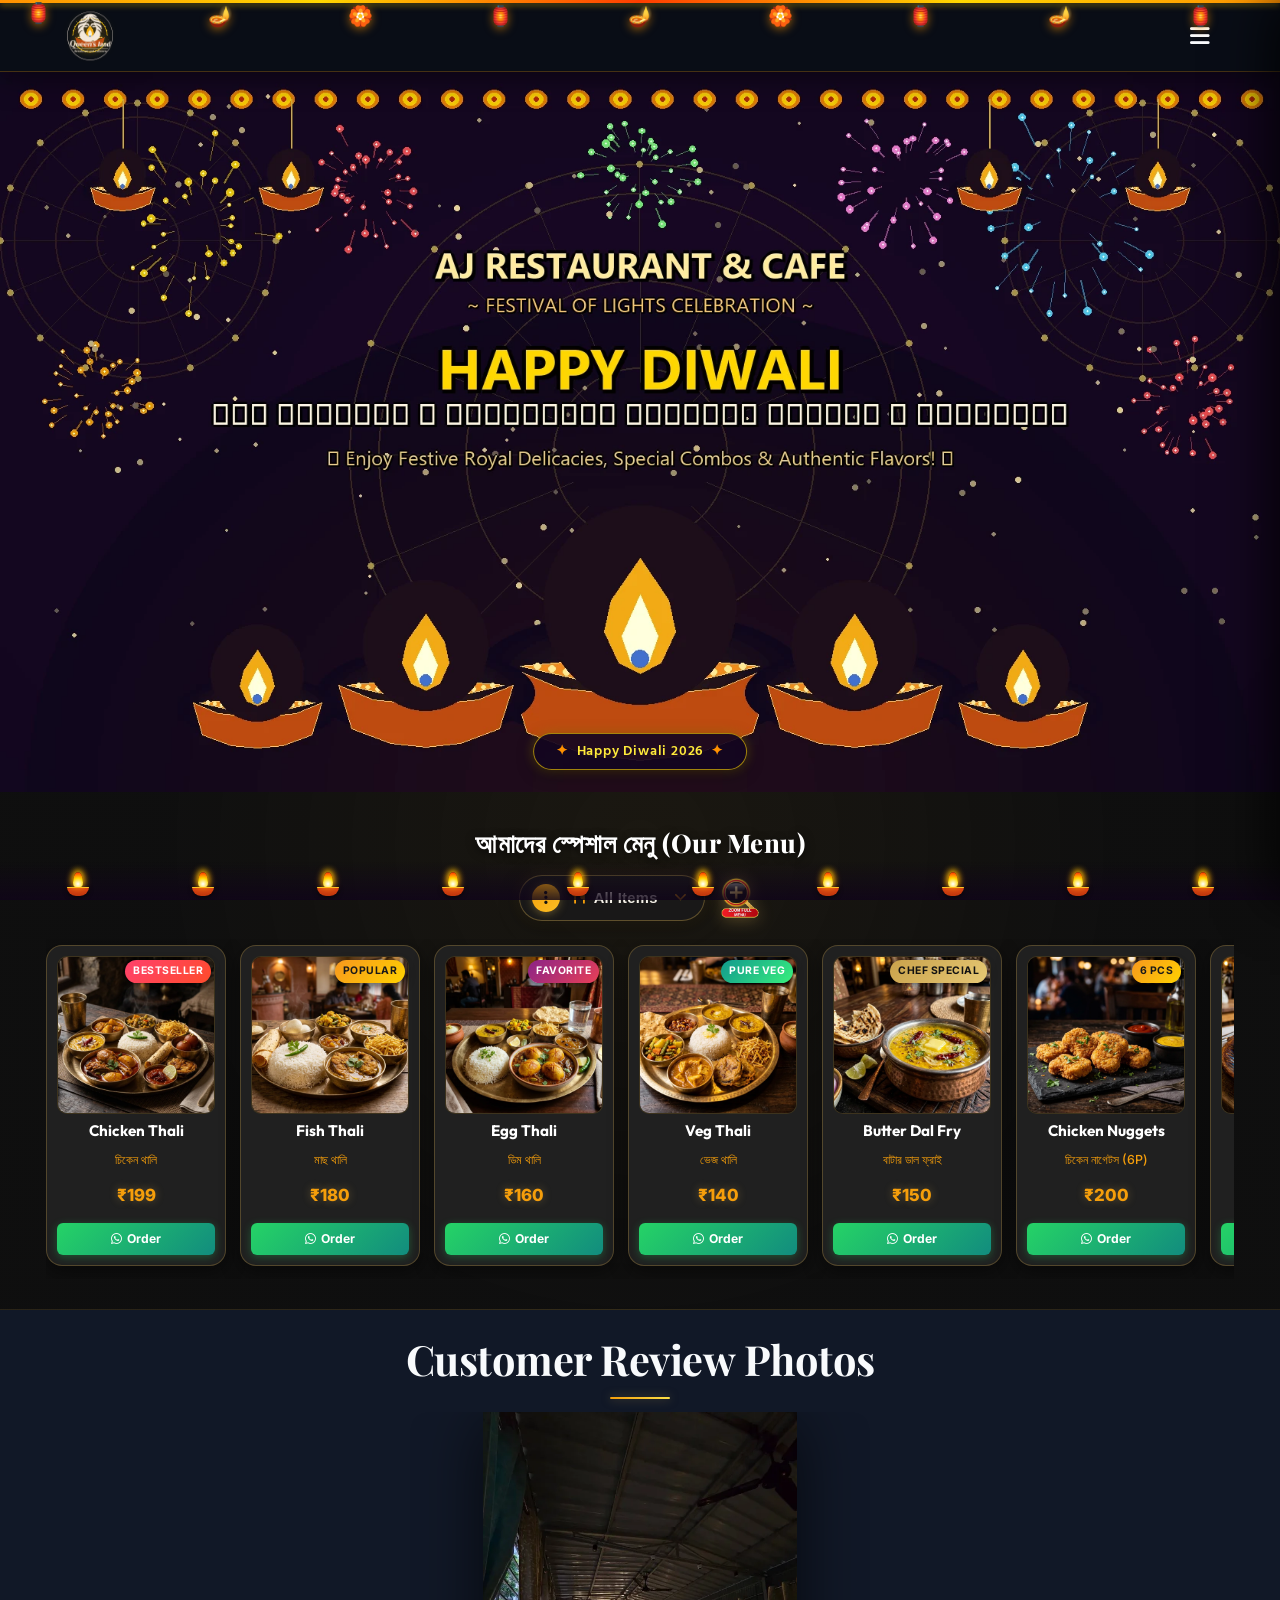
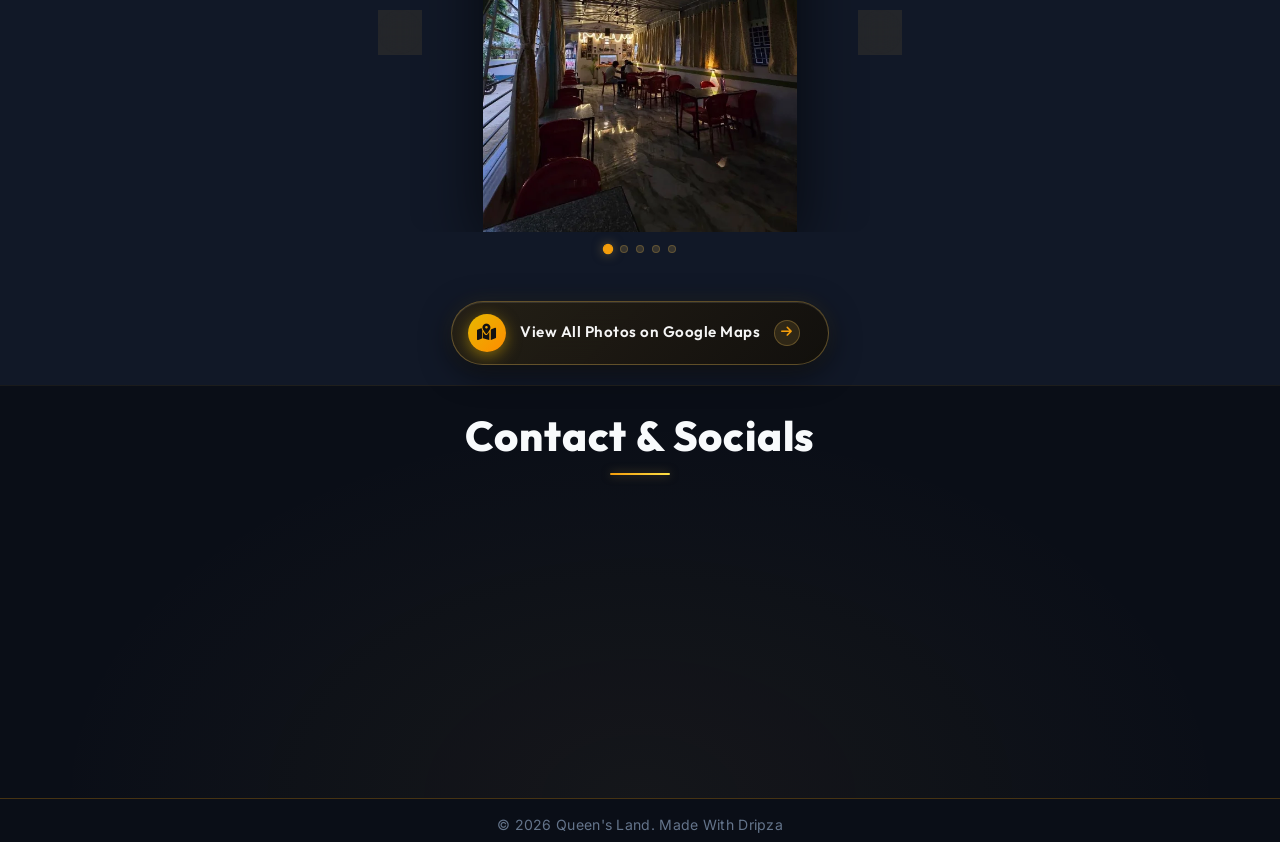
<file: index.html>
﻿<!DOCTYPE html>
<html lang="bn">
<head>
    <meta charset="UTF-8">
    <meta name="viewport" content="width=device-width, initial-scale=1.0">
    <title>Queen's Land</title>
    <link rel="icon" type="image/png" href="assets/queens_land_logo.webp">
    <link href="https://fonts.googleapis.com/css2?family=Playfair+Display:wght@400;600;700;800&family=Outfit:wght@300;400;600;800&family=Inter:wght@300;400;500;600&family=Hind+Siliguri:wght@400;600;700&display=swap" rel="stylesheet">
    <link rel="stylesheet" href="https://cdnjs.cloudflare.com/ajax/libs/font-awesome/6.4.0/css/all.min.css">
    <link rel="stylesheet" href="styles.css?v=1.3">
</head>
<body class="no-scroll diwali-theme">
    <!-- Preloader Screen -->
    <div id="preloader">
        <div class="preloader-content">
            <div class="preloader-diya-glow">🪔</div>
            <h1 class="preloader-title">Welcome to <br><span class="highlight">Queen's Land</span></h1>
            <div class="preloader-loader">
                <div class="loader-bar"></div>
            </div>
        </div>
    </div>
    <!-- Navbar -->
        <!-- Hanging Decorative Diwali Toran & Lanterns -->
    <div class="diwali-hanging-toran" aria-hidden="true">
        <div class="toran-string"></div>
        <div class="toran-items">
            <span class="toran-lantern tl1">🏮</span>
            <span class="toran-diya td1">🪔</span>
            <span class="toran-flower tf1">🏵️</span>
            <span class="toran-lantern tl2">🏮</span>
            <span class="toran-diya td2">🪔</span>
            <span class="toran-flower tf2">🏵️</span>
            <span class="toran-lantern tl3">🏮</span>
            <span class="toran-diya td3">🪔</span>
            <span class="toran-lantern tl4">🏮</span>
        </div>
    </div>
    <nav class="navbar">
        <div class="logo-container">
            <img src="assets/queens_land_logo.webp" alt="Queen's Land Logo" class="logo-brand-img">
            <div class="logo-text-wrapper">
                <span class="animated-football-header" title="Diwali Celebration">
                    <img src="assets/diwali_run_icon.webp" alt="Mahalaya Run Icon" style="object-fit: contain; filter: drop-shadow(0 0 5px rgba(255, 215, 0, 0.6));">
                </span>
                <span class="logo-text">Queen's Land</span>
            </div>
        </div>
        <span class="rath-yatra-header-text diwali-header-text">✨ শুভ দীপাবলি ও কালীপূজা 🪔</span>
        <ul class="nav-links">
            <li><a href="#home">Home</a></li>
            <li><a href="#menu">Menu</a></li>
            <li><a href="#reviews">Reviews</a></li>
            <li><a href="#contact">Contact</a></li>
        </ul>
        <div class="navbar-actions">
            <div class="hamburger">
                <i class="fas fa-bars"></i>
            </div>
        </div>
    </nav>

    <!-- Hero Section -->
    <section id="home" class="hero">
        <div class="hero-bg banner-box">
            <img src="assets/diwali_greeting_banner.webp" alt="Happy Diwali Festival Banner" class="active">
            <img src="assets/hero_banner_1.webp" alt="Queen's Land Banner 1">
            <img src="assets/hero_banner_2.webp" alt="Queen's Land Banner 2">
            <img src="assets/hero_banner_3.webp" alt="Queen's Land Banner 3">
            <img src="assets/hero_banner_4.webp" alt="Queen's Land Banner 4">
            <div class="overlay"></div>
        </div>
        <!-- Interactive Diwali Fireworks Canvas Overlay -->
        <canvas id="diwali-fireworks-canvas"></canvas>
        <div class="hero-diwali-badge">
            <span class="sparkle-star">✦</span> Happy Diwali 2026 <span class="sparkle-star">✦</span>
        </div>
        <!-- Click/Hover Zones for Banner Control -->
        <div class="hero-nav-zone left-zone" title="Previous Image"></div>
        <div class="hero-nav-zone right-zone" title="Next Image"></div>
    </section>

                <!-- Digital Restaurant Menu Section -->
    <section id="menu" class="main-menu-section">
        <div class="menu-header-wrapper">
            <div class="menu-eyebrow-container">
                <span class="menu-eyebrow">আমাদের স্পেশাল মেনু (Our Menu)</span>
            </div>
        </div>

        <!-- Menu Category Filter Tabs -->
                <!-- Menu Category Filter Dropdown (Three-Dot Filter Menu) -->
        <!-- Menu Filter and Zoom Controls Row -->
        <div class="menu-filter-controls-row">
            <div class="menu-filter-dropdown-wrapper" id="main-menu-filter-dropdown-wrapper">
            <button type="button" class="menu-filter-dots-btn" id="main-menu-filter-dots-btn" aria-expanded="false" aria-haspopup="true" title="Filter Menu">
                <span class="three-dots-icon-box">
                    <i class="fas fa-ellipsis-v"></i>
                </span>
                <span class="current-filter-label" id="main-current-filter-label">
                    <i class="fas fa-utensils"></i>
                    <span>All Items</span>
                </span>
                <i class="fas fa-chevron-down filter-dropdown-arrow"></i>
            </button>

            <!-- Dropdown List of Category Filter Options -->
            <div class="menu-filter-dropdown-menu" id="main-menu-filter-dropdown-menu">
                <div class="menu-filter-dropdown-header">
                    <span><i class="fas fa-filter"></i> Filter Category</span>
                </div>
                <div class="menu-filter-dropdown-list">
                    <button type="button" class="menu-tab-btn active" data-category="all">
                        <span class="tab-btn-content">
                            <i class="fas fa-utensils tab-icon"></i>
                            <span class="tab-title">All Items</span>
                        </span>
                        <i class="fas fa-check active-indicator-icon"></i>
                    </button>
                    <button type="button" class="menu-tab-btn" data-category="thali">
                        <span class="tab-btn-content">
                            <i class="fas fa-bowl-rice tab-icon"></i>
                            <span class="tab-title">Bengali Thali</span>
                        </span>
                        <i class="fas fa-check active-indicator-icon"></i>
                    </button>
                    <button type="button" class="menu-tab-btn" data-category="snacks">
                        <span class="tab-btn-content">
                            <i class="fas fa-burger tab-icon"></i>
                            <span class="tab-title">Breakfast & Snacks</span>
                        </span>
                        <i class="fas fa-check active-indicator-icon"></i>
                    </button>
                    <button type="button" class="menu-tab-btn" data-category="beverages">
                        <span class="tab-btn-content">
                            <i class="fas fa-mug-hot tab-icon"></i>
                            <span class="tab-title">Tea & Coffee</span>
                        </span>
                        <i class="fas fa-check active-indicator-icon"></i>
                    </button>
                    <button type="button" class="menu-tab-btn" data-category="extras">
                        <span class="tab-btn-content">
                            <i class="fas fa-plate-wheat tab-icon"></i>
                            <span class="tab-title">Sides & Extras</span>
                        </span>
                        <i class="fas fa-check active-indicator-icon"></i>
                    </button>
                </div>
            </div>
        </div>

            <!-- Zoom Full Menu Button on Right Side of Filter -->
            <button type="button" class="menu-zoom-img-btn" id="open-full-menu-modal-btn" title="Open Complete Menu Card (সম্পূর্ণ মেনু)">
                    <img src="assets/zoom_full_menu_icon.webp" alt="Zoom Full Menu" class="zoom-full-menu-img">
                </button>
        </div>
        

        <!-- Menu Cards Horizontal Side-Scroll Wrapper -->
        <div class="main-menu-scroll-wrapper">
            <div class="main-menu-scroll-track" id="main-restaurant-menu-scroll">
                
                <!-- 1. Chicken Thali -->
                <div class="food-menu-card" data-category="thali">
                    <div class="food-card-badge bestseller">Bestseller</div>
                    <div class="food-card-img-box">
                        <img src="assets/menu_chicken_thali.webp" alt="Chicken Thali" loading="lazy">
                    </div>
                    <div class="food-card-body">
                        <h3 class="food-title">Chicken Thali</h3>
                        <span class="bengali-title">চিকেন থালি</span>
                        <span class="food-price">₹199</span>
                        <a href="https://wa.me/918637597628?text=Hi%20Queen's%20Land,%20I%20want%20to%20order%20Chicken%20Thali%20(₹199)" target="_blank" class="food-order-btn">
                            <i class="fab fa-whatsapp"></i> Order
                        </a>
                    </div>
                </div>

                <!-- 2. Fish Thali -->
                <div class="food-menu-card" data-category="thali">
                    <div class="food-card-badge popular">Popular</div>
                    <div class="food-card-img-box">
                        <img src="assets/menu_fish_thali.webp" alt="Fish Thali" loading="lazy">
                    </div>
                    <div class="food-card-body">
                        <h3 class="food-title">Fish Thali</h3>
                        <span class="bengali-title">মাছ থালি</span>
                        <span class="food-price">₹180</span>
                        <a href="https://wa.me/918637597628?text=Hi%20Queen's%20Land,%20I%20want%20to%20order%20Fish%20Thali%20(₹180)" target="_blank" class="food-order-btn">
                            <i class="fab fa-whatsapp"></i> Order
                        </a>
                    </div>
                </div>

                <!-- 3. Egg Thali -->
                <div class="food-menu-card" data-category="thali">
                    <div class="food-card-badge special">Favorite</div>
                    <div class="food-card-img-box">
                        <img src="assets/menu_egg_thali.webp" alt="Egg Thali" loading="lazy">
                    </div>
                    <div class="food-card-body">
                        <h3 class="food-title">Egg Thali</h3>
                        <span class="bengali-title">ডিম থালি</span>
                        <span class="food-price">₹160</span>
                        <a href="https://wa.me/918637597628?text=Hi%20Queen's%20Land,%20I%20want%20to%20order%20Egg%20Thali%20(₹160)" target="_blank" class="food-order-btn">
                            <i class="fab fa-whatsapp"></i> Order
                        </a>
                    </div>
                </div>

                <!-- 4. Veg Thali -->
                <div class="food-menu-card" data-category="thali">
                    <div class="food-card-badge pure-veg">Pure Veg</div>
                    <div class="food-card-img-box">
                        <img src="assets/menu_veg_thali.webp" alt="Veg Thali" loading="lazy">
                    </div>
                    <div class="food-card-body">
                        <h3 class="food-title">Veg Thali</h3>
                        <span class="bengali-title">ভেজ থালি</span>
                        <span class="food-price">₹140</span>
                        <a href="https://wa.me/918637597628?text=Hi%20Queen's%20Land,%20I%20want%20to%20order%20Veg%20Thali%20(₹140)" target="_blank" class="food-order-btn">
                            <i class="fab fa-whatsapp"></i> Order
                        </a>
                    </div>
                </div>

                <!-- 5. Butter Dal Fry -->
                <div class="food-menu-card" data-category="extras">
                    <div class="food-card-badge chef">Chef Special</div>
                    <div class="food-card-img-box">
                        <img src="assets/menu_butter_dal_fry.webp" alt="Butter Dal Fry" loading="lazy">
                    </div>
                    <div class="food-card-body">
                        <h3 class="food-title">Butter Dal Fry</h3>
                        <span class="bengali-title">বাটার ডাল ফ্রাই</span>
                        <span class="food-price">₹150</span>
                        <a href="https://wa.me/918637597628?text=Hi%20Queen's%20Land,%20I%20want%20to%20order%20Butter%20Dal%20Fry%20(₹150)" target="_blank" class="food-order-btn">
                            <i class="fab fa-whatsapp"></i> Order
                        </a>
                    </div>
                </div>

                <!-- 6. Chicken Nuggets -->
                <div class="food-menu-card" data-category="snacks">
                    <div class="food-card-badge popular">6 Pcs</div>
                    <div class="food-card-img-box">
                        <img src="assets/menu_chicken_nuggets.webp" alt="Chicken Nuggets" loading="lazy">
                    </div>
                    <div class="food-card-body">
                        <h3 class="food-title">Chicken Nuggets</h3>
                        <span class="bengali-title">চিকেন নাগেটস (6P)</span>
                        <span class="food-price">₹200</span>
                        <a href="https://wa.me/918637597628?text=Hi%20Queen's%20Land,%20I%20want%20to%20order%20Chicken%20Nuggets%20(₹200)" target="_blank" class="food-order-btn">
                            <i class="fab fa-whatsapp"></i> Order
                        </a>
                    </div>
                </div>

                <!-- 7. Aloo Tikki -->
                <div class="food-menu-card" data-category="snacks">
                    <div class="food-card-badge pure-veg">Big Size</div>
                    <div class="food-card-img-box">
                        <img src="assets/menu_aloo_tikki.webp" alt="Aloo Tikki Big Size" loading="lazy">
                    </div>
                    <div class="food-card-body">
                        <h3 class="food-title">Aloo Tikki 6P</h3>
                        <span class="bengali-title">আলু টিক্কি (6P)</span>
                        <span class="food-price">₹180</span>
                        <a href="https://wa.me/918637597628?text=Hi%20Queen's%20Land,%20I%20want%20to%20order%20Aloo%20Tikki%20(₹180)" target="_blank" class="food-order-btn">
                            <i class="fab fa-whatsapp"></i> Order
                        </a>
                    </div>
                </div>

                <!-- 8. Egg Maggie -->
                <div class="food-menu-card" data-category="snacks">
                    <div class="food-card-badge popular">Hot</div>
                    <div class="food-card-img-box">
                        <img src="assets/menu_egg_maggie.webp" alt="Egg Maggie" loading="lazy">
                    </div>
                    <div class="food-card-body">
                        <h3 class="food-title">Egg Maggie</h3>
                        <span class="bengali-title">এগ ম্যাগি</span>
                        <span class="food-price">₹80</span>
                        <a href="https://wa.me/918637597628?text=Hi%20Queen's%20Land,%20I%20want%20to%20order%20Egg%20Maggie%20(₹80)" target="_blank" class="food-order-btn">
                            <i class="fab fa-whatsapp"></i> Order
                        </a>
                    </div>
                </div>

                <!-- 9. Veg Maggie -->
                <div class="food-menu-card" data-category="snacks">
                    <div class="food-card-badge pure-veg">Veg</div>
                    <div class="food-card-img-box">
                        <img src="assets/menu_egg_maggie.webp" alt="Veg Maggie" loading="lazy">
                    </div>
                    <div class="food-card-body">
                        <h3 class="food-title">Veg Maggie</h3>
                        <span class="bengali-title">ভেজ ম্যাগি</span>
                        <span class="food-price">₹60</span>
                        <a href="https://wa.me/918637597628?text=Hi%20Queen's%20Land,%20I%20want%20to%20order%20Veg%20Maggie%20(₹60)" target="_blank" class="food-order-btn">
                            <i class="fab fa-whatsapp"></i> Order
                        </a>
                    </div>
                </div>

                <!-- 10. Bread Omelette -->
                <div class="food-menu-card" data-category="snacks">
                    <div class="food-card-badge special">Breakfast</div>
                    <div class="food-card-img-box">
                        <img src="assets/menu6.webp" alt="Bread Omelette Jam Butter" loading="lazy">
                    </div>
                    <div class="food-card-body">
                        <h3 class="food-title">Bread Omelette</h3>
                        <span class="bengali-title">ব্রেড ওমলেট / জ্যাম</span>
                        <span class="food-price">₹60</span>
                        <a href="https://wa.me/918637597628?text=Hi%20Queen's%20Land,%20I%20want%20to%20order%20Bread%20Omelette%20(₹60)" target="_blank" class="food-order-btn">
                            <i class="fab fa-whatsapp"></i> Order
                        </a>
                    </div>
                </div>

                <!-- 11. Chai & Coffee -->
                <div class="food-menu-card" data-category="beverages">
                    <div class="food-card-badge special">Hot</div>
                    <div class="food-card-img-box">
                        <img src="assets/menu_tea_coffee.webp" alt="Coffee" loading="lazy">
                    </div>
                    <div class="food-card-body">
                        <h3 class="food-title">Milk / Black Coffee</h3>
                        <span class="bengali-title">কফি (Min 2 Cup)</span>
                        <span class="food-price">₹50</span>
                        <a href="https://wa.me/918637597628?text=Hi%20Queen's%20Land,%20I%20want%20to%20order%20Coffee" target="_blank" class="food-order-btn">
                            <i class="fab fa-whatsapp"></i> Order
                        </a>
                    </div>
                </div>

                <!-- 12. Milk / Black Tea -->
                <div class="food-menu-card" data-category="beverages">
                    <div class="food-card-badge bestseller">Chai</div>
                    <div class="food-card-img-box">
                        <img src="assets/menu_tea_coffee.webp" alt="Tea" loading="lazy">
                    </div>
                    <div class="food-card-body">
                        <h3 class="food-title">Black / Milk Tea</h3>
                        <span class="bengali-title">চা (Min 2 Cup)</span>
                        <span class="food-price">₹25</span>
                        <a href="https://wa.me/918637597628?text=Hi%20Queen's%20Land,%20I%20want%20to%20order%20Tea" target="_blank" class="food-order-btn">
                            <i class="fab fa-whatsapp"></i> Order
                        </a>
                    </div>
                </div>

                <!-- 13. Green Tea -->
                <div class="food-menu-card" data-category="beverages">
                    <div class="food-card-badge pure-veg">Healthy</div>
                    <div class="food-card-img-box">
                        <img src="assets/menu_tea_coffee.webp" alt="Green Tea" loading="lazy">
                    </div>
                    <div class="food-card-body">
                        <h3 class="food-title">Green Tea</h3>
                        <span class="bengali-title">গ্রিন টি (Min 2 Cup)</span>
                        <span class="food-price">₹40</span>
                        <a href="https://wa.me/918637597628?text=Hi%20Queen's%20Land,%20I%20want%20to%20order%20Green%20Tea" target="_blank" class="food-order-btn">
                            <i class="fab fa-whatsapp"></i> Order
                        </a>
                    </div>
                </div>

                <!-- 14. Extra Chicken 4P -->
                <div class="food-menu-card" data-category="extras">
                    <div class="food-card-badge popular">4 Pcs</div>
                    <div class="food-card-img-box">
                        <img src="assets/menu_chicken_thali.webp" alt="Extra Chicken" loading="lazy">
                    </div>
                    <div class="food-card-body">
                        <h3 class="food-title">Extra Chicken (4P)</h3>
                        <span class="bengali-title">চিকেন কারি (4P)</span>
                        <span class="food-price">₹180</span>
                        <a href="https://wa.me/918637597628?text=Hi%20Queen's%20Land,%20I%20want%20to%20order%20Extra%20Chicken%204P%20(₹180)" target="_blank" class="food-order-btn">
                            <i class="fab fa-whatsapp"></i> Order
                        </a>
                    </div>
                </div>

                <!-- 15. Extra Mutton 1P -->
                <div class="food-menu-card" data-category="extras">
                    <div class="food-card-badge special">Special</div>
                    <div class="food-card-img-box">
                        <img src="assets/menu3.webp" alt="Extra Mutton" loading="lazy">
                    </div>
                    <div class="food-card-body">
                        <h3 class="food-title">Extra Mutton (1P)</h3>
                        <span class="bengali-title">মটন (স্পেশাল অর্ডার)</span>
                        <span class="food-price">₹80</span>
                        <a href="https://wa.me/918637597628?text=Hi%20Queen's%20Land,%20I%20want%20to%20order%20Extra%20Mutton%20(₹80)" target="_blank" class="food-order-btn">
                            <i class="fab fa-whatsapp"></i> Order
                        </a>
                    </div>
                </div>

                <!-- 16. Extra Fish 1P -->
                <div class="food-menu-card" data-category="extras">
                    <div class="food-card-badge popular">1 Pc</div>
                    <div class="food-card-img-box">
                        <img src="assets/menu_fish_thali.webp" alt="Extra Fish" loading="lazy">
                    </div>
                    <div class="food-card-body">
                        <h3 class="food-title">Extra Fish (1P)</h3>
                        <span class="bengali-title">মাছ ১ পিস</span>
                        <span class="food-price">₹80</span>
                        <a href="https://wa.me/918637597628?text=Hi%20Queen's%20Land,%20I%20want%20to%20order%20Extra%20Fish%20(₹80)" target="_blank" class="food-order-btn">
                            <i class="fab fa-whatsapp"></i> Order
                        </a>
                    </div>
                </div>

                <!-- 17. Green Salad -->
                <div class="food-menu-card" data-category="extras">
                    <div class="food-card-badge pure-veg">Fresh</div>
                    <div class="food-card-img-box">
                        <img src="assets/menu_veg_thali.webp" alt="Green Salad" loading="lazy">
                    </div>
                    <div class="food-card-body">
                        <h3 class="food-title">Green Salad</h3>
                        <span class="bengali-title">গ্রিন স্যালাড</span>
                        <span class="food-price">₹100</span>
                        <a href="https://wa.me/918637597628?text=Hi%20Queen's%20Land,%20I%20want%20to%20order%20Green%20Salad%20(₹100)" target="_blank" class="food-order-btn">
                            <i class="fab fa-whatsapp"></i> Order
                        </a>
                    </div>
                </div>

                <!-- 18. Extra Egg (2P) -->
                <div class="food-menu-card" data-category="extras">
                    <div class="food-card-badge special">2 Pcs</div>
                    <div class="food-card-img-box">
                        <img src="assets/menu_egg_thali.webp" alt="Extra Egg 2P" loading="lazy">
                    </div>
                    <div class="food-card-body">
                        <h3 class="food-title">Extra Egg (2P)</h3>
                        <span class="bengali-title">ডিম (২ পিস)</span>
                        <span class="food-price">₹50</span>
                        <a href="https://wa.me/918637597628?text=Hi%20Queen's%20Land,%20I%20want%20to%20order%20Extra%20Egg%202P%20(₹50)" target="_blank" class="food-order-btn">
                            <i class="fab fa-whatsapp"></i> Order
                        </a>
                    </div>
                </div>

                <!-- 19. Extra Rice -->
                <div class="food-menu-card" data-category="extras">
                    <div class="food-card-badge popular">1 Plate</div>
                    <div class="food-card-img-box">
                        <img src="assets/menu_veg_thali.webp" alt="Extra Rice" loading="lazy">
                    </div>
                    <div class="food-card-body">
                        <h3 class="food-title">Extra Rice</h3>
                        <span class="bengali-title">এক্সট্রা ভাত</span>
                        <span class="food-price">₹50</span>
                        <a href="https://wa.me/918637597628?text=Hi%20Queen's%20Land,%20I%20want%20to%20order%20Extra%20Rice%20(₹50)" target="_blank" class="food-order-btn">
                            <i class="fab fa-whatsapp"></i> Order
                        </a>
                    </div>
                </div>

                <!-- 20. Extra Misti / Papad / Roti -->
                <div class="food-menu-card" data-category="extras">
                    <div class="food-card-badge pure-veg">Per Pc</div>
                    <div class="food-card-img-box">
                        <img src="assets/menu2.webp" alt="Extra Misti Papad Roti" loading="lazy">
                    </div>
                    <div class="food-card-body">
                        <h3 class="food-title">Extra Misti / Papad / Roti</h3>
                        <span class="bengali-title">মিষ্টি / পাঁপড় / রুটি</span>
                        <span class="food-price">₹10</span>
                        <a href="https://wa.me/918637597628?text=Hi%20Queen's%20Land,%20I%20want%20to%20order%20Extra%20Misti%20Papad%20Roti%20(₹10)" target="_blank" class="food-order-btn">
                            <i class="fab fa-whatsapp"></i> Order
                        </a>
                    </div>
                </div>

                <!-- 21. Extra Sabji / Dal / Vaji -->
                <div class="food-menu-card" data-category="extras">
                    <div class="food-card-badge pure-veg">Side Bowl</div>
                    <div class="food-card-img-box">
                        <img src="assets/menu_butter_dal_fry.webp" alt="Extra Sabji Dal Vaji" loading="lazy">
                    </div>
                    <div class="food-card-body">
                        <h3 class="food-title">Extra Sabji / Dal / Vaji</h3>
                        <span class="bengali-title">সবজি / ডাল / ভাজি</span>
                        <span class="food-price">₹30</span>
                        <a href="https://wa.me/918637597628?text=Hi%20Queen's%20Land,%20I%20want%20to%20order%20Extra%20Sabji%20Dal%20Vaji%20(₹30)" target="_blank" class="food-order-btn">
                            <i class="fab fa-whatsapp"></i> Order
                        </a>
                    </div>
                </div>

                <!-- 18. Water Bottle -->
                <div class="food-menu-card" data-category="beverages">
                    <div class="food-card-badge pure-veg">Mineral</div>
                    <div class="food-card-img-box">
                        <img src="assets/menu5.webp" alt="Water Bottle" loading="lazy">
                    </div>
                    <div class="food-card-body">
                        <h3 class="food-title">Water Bottle</h3>
                        <span class="bengali-title">জল 1L / 2L</span>
                        <span class="food-price">₹20 / ₹30</span>
                        <a href="https://wa.me/918637597628?text=Hi%20Queen's%20Land,%20I%20want%20to%20order%20Water%20Bottle" target="_blank" class="food-order-btn">
                            <i class="fab fa-whatsapp"></i> Order
                        </a>
                    </div>
                </div>

            </div>
        </div>
    </section>

    <!-- Reviews Section (Photo Gallery) -->
    <section id="reviews" class="reviews-section">
        <h2 class="section-title">Customer Review Photos</h2>
        <div class="reviews-slider-container">
            <div class="reviews-slider">
                <div class="review-slide active">
                    <img src="assets/review_1.webp" alt="Customer Review 1">
                </div>
                <div class="review-slide">
                    <img src="assets/review_2.webp" alt="Customer Review 2">
                </div>
                <div class="review-slide">
                    <img src="assets/review_3.webp" alt="Customer Review 3">
                </div>
                <div class="review-slide">
                    <img src="assets/review_4.webp" alt="Customer Review 4">
                </div>
                <div class="review-slide">
                    <img src="assets/review_5.webp" alt="Customer Review 5">
                </div>
            </div>
            
            <!-- Slider Controls -->
            <button class="slider-btn prev-btn"><i class="fas fa-chevron-left"></i></button>
            <button class="slider-btn next-btn"><i class="fas fa-chevron-right"></i></button>
            
            <!-- Slider Dots -->
            <div class="slider-dots">
                <span class="dot active" data-index="0"></span>
                <span class="dot" data-index="1"></span>
                <span class="dot" data-index="2"></span>
                <span class="dot" data-index="3"></span>
                <span class="dot" data-index="4"></span>
            </div>
        </div>
        <div style="text-align: center; margin-top: 3rem;">
            <div class="reviews-cta-wrapper">
            <a href="https://maps.app.goo.gl/cwFC241H6fSiYQ1b8" target="_blank" class="modern-maps-btn" title="Open Google Maps Gallery">
                <span class="maps-icon-badge"><i class="fas fa-map-marked-alt"></i></span>
                <span class="maps-btn-text">View All Photos on Google Maps</span>
                <span class="maps-arrow-circle"><i class="fas fa-arrow-right"></i></span>
            </a>
        </div>
        </div>
    </section>

    <!-- Contact & Footer -->
    <section id="contact" class="contact-section">
        <h2 class="section-title">Contact & Socials</h2>
        <div class="contact-container glassmorphism">
            <div class="contact-info">
                <h2>Visit Us</h2>
                <div class="info-item">
                    <a href="https://maps.app.goo.gl/RwAKGLFKeqiSw9rm7" target="_blank" style="color: inherit; text-decoration: none; display: flex; align-items: center; gap: 15px;">
                        <i class="fas fa-map-marker-alt"></i>
                        <p>Nabadwip Rd, Nabadwip, West Bengal 741302</p>
                    </a>
                </div>
                <div class="info-item">
                    <i class="fas fa-phone-alt"></i>
                    <p><a href="tel:+918637597628" style="color: inherit; text-decoration: none;">+91 8637597628</a></p>
                </div>
                <div class="info-item">
                    <i class="fas fa-envelope"></i>
                    <p><a href="mailto:hello@queensland.com" style="color: inherit; text-decoration: none;">hello@queensland.com</a></p>
                </div>
            </div>
            <div class="social-links">
                <h2>Follow Us</h2>
                <div class="social-icons">
                    <a href="#" class="social-icon"><i class="fab fa-instagram"></i></a>
                    <a href="#" class="social-icon"><i class="fab fa-facebook-f"></i></a>
                    <a href="#" class="social-icon"><i class="fab fa-youtube"></i></a>
                    <a href="https://wa.me/918637597628" target="_blank" class="social-icon" title="WhatsApp"><i class="fab fa-whatsapp"></i></a>
                    <a href="https://maps.app.goo.gl/RwAKGLFKeqiSw9rm7" target="_blank" class="social-icon" title="Location"><i class="fas fa-map-marker-alt"></i></a>
                </div>
            </div>
        </div>
    </section>

    <footer>
        <p>&copy; 2026 Queen's Land. Made With Dripza</p>
    </footer>



    <!-- Full Menu Interactive Modal -->
    <div class="full-menu-modal" id="full-menu-modal" aria-hidden="true">
        <div class="full-menu-modal-overlay" id="full-menu-modal-overlay"></div>
        <div class="full-menu-modal-container">
            <!-- Modal Sticky Top Header Container (Header + Hero Title + Search + Category Tabs) -->
            <div class="full-menu-modal-top-section">
                <!-- Modal Header -->
                <div class="full-menu-modal-header">
                    <div class="full-menu-modal-header-left">
                        <button class="menu-modal-close-btn" id="close-full-menu-modal-btn" aria-label="Close Full Menu">
                            <i class="fas fa-arrow-left"></i> <span>Back</span>
                        </button>
                        <div class="full-menu-modal-title">
                            Queen's Land
                        </div>
                    </div>
                    <div class="full-menu-modal-header-right">
                        <a href="#modal-order-timings" class="menu-modal-timing-btn" id="modal-timing-btn" title="Order Timings">
                            <i class="fas fa-clock"></i> <span>Timings</span>
                        </a>
                        <a href="tel:918637597628" class="menu-modal-call-btn">
                            <i class="fas fa-phone-alt"></i> <span>918637597628</span>
                        </a>
                        <button class="menu-modal-close-icon-btn" id="close-full-menu-icon-btn" aria-label="Close">
                            <i class="fas fa-times"></i>
                        </button>
                    </div>
                </div>

                <!-- Modal Hero Header -->
                <div class="full-menu-hero">
                    <h1>Complete Menu Card <span class="bengali-heading">আমাদের সম্পূর্ণ ডিজিটাল মেনু</span></h1>
                </div>

                <!-- Search Bar & Category Filter Tabs -->
                <div class="menu-control-bar">
                    

                    <!-- Modal Category Filter Dropdown (Three-Dot Filter Menu) -->
                    <div class="menu-filter-dropdown-wrapper" id="modal-menu-filter-dropdown-wrapper">
            <button type="button" class="menu-filter-dots-btn" id="modal-menu-filter-dots-btn" aria-expanded="false" aria-haspopup="true" title="Filter Menu">
                <span class="three-dots-icon-box">
                    <i class="fas fa-ellipsis-v"></i>
                </span>
                <span class="current-filter-label" id="modal-current-filter-label">
                    <i class="fas fa-utensils"></i>
                    <span>All Items</span>
                </span>
                <i class="fas fa-chevron-down filter-dropdown-arrow"></i>
            </button>

            <!-- Dropdown List of Category Filter Options -->
            <div class="menu-filter-dropdown-menu" id="modal-menu-filter-dropdown-menu">
                <div class="menu-filter-dropdown-header">
                    <span><i class="fas fa-filter"></i> Filter Category</span>
                </div>
                <div class="menu-filter-dropdown-list">
                    <button type="button" class="menu-tab-btn active" data-category="all">
                        <span class="tab-btn-content">
                            <i class="fas fa-utensils tab-icon"></i>
                            <span class="tab-title">All Items</span>
                        </span>
                        <i class="fas fa-check active-indicator-icon"></i>
                    </button>
                    <button type="button" class="menu-tab-btn" data-category="thali">
                        <span class="tab-btn-content">
                            <i class="fas fa-bowl-rice tab-icon"></i>
                            <span class="tab-title">Bengali Thali</span>
                        </span>
                        <i class="fas fa-check active-indicator-icon"></i>
                    </button>
                    <button type="button" class="menu-tab-btn" data-category="snacks">
                        <span class="tab-btn-content">
                            <i class="fas fa-burger tab-icon"></i>
                            <span class="tab-title">Breakfast & Snacks</span>
                        </span>
                        <i class="fas fa-check active-indicator-icon"></i>
                    </button>
                    <button type="button" class="menu-tab-btn" data-category="beverages">
                        <span class="tab-btn-content">
                            <i class="fas fa-mug-hot tab-icon"></i>
                            <span class="tab-title">Tea & Coffee</span>
                        </span>
                        <i class="fas fa-check active-indicator-icon"></i>
                    </button>
                    <button type="button" class="menu-tab-btn" data-category="extras">
                        <span class="tab-btn-content">
                            <i class="fas fa-plate-wheat tab-icon"></i>
                            <span class="tab-title">Sides & Extras</span>
                        </span>
                        <i class="fas fa-check active-indicator-icon"></i>
                    </button>
                </div>
            </div>
                </div>

                    <div class="search-box-wrapper">
                        <i class="fas fa-search"></i>
                        <input type="text" id="modal-menu-search-input" placeholder="খাবারের নাম লিখে খুঁজুন (Search dishes...)" autocomplete="off" enterkeyhint="search">
                        <button type="button" id="modal-menu-search-clear" class="search-clear-btn" aria-label="Clear search" title="à¦®à§à¦›à§‡ à¦«à§‡à¦²à§à¦¨ (Clear)">
                            <i class="fas fa-times"></i>
                        </button>
                    </div>
            </div>
            </div>

            <div class="full-menu-modal-body">
                <!-- Complete Menu Card Grid -->
                <div class="compact-menu-grid-container">
                    <div class="compact-grid" id="modal-full-menu-grid">

                        <!-- 1. Chicken Thali -->
                        <div class="food-menu-card" data-category="thali" data-keywords="chicken thali murgi murgir mangsho rice dal sabji thali">
                            <div class="food-card-badge bestseller">Bestseller</div>
                            <div class="food-card-img-box">
                                <img src="assets/menu_chicken_thali.webp" alt="Chicken Thali" loading="lazy">
                            </div>
                            <div class="food-card-body">
                                <h3 class="food-title">Chicken Thali</h3>
                                <span class="bengali-title">চিকেন থালি</span>
                                <span class="food-price">₹199</span>
                                <a href="https://wa.me/918637597628?text=Hi%20Queen's%20Land,%20I%20want%20to%20order%20Chicken%20Thali%20(₹199)" target="_blank" class="food-order-btn">
                                    <i class="fab fa-whatsapp"></i> Order
                                </a>
                            </div>
                        </div>

                        <!-- 2. Fish Thali -->
                        <div class="food-menu-card" data-category="thali" data-keywords="fish thali macher thali mach jhol rui katla rice dal thali">
                            <div class="food-card-badge popular">Popular</div>
                            <div class="food-card-img-box">
                                <img src="assets/menu_fish_thali.webp" alt="Fish Thali" loading="lazy">
                            </div>
                            <div class="food-card-body">
                                <h3 class="food-title">Fish Thali</h3>
                                <span class="bengali-title">মাছ থালি</span>
                                <span class="food-price">₹180</span>
                                <a href="https://wa.me/918637597628?text=Hi%20Queen's%20Land,%20I%20want%20to%20order%20Fish%20Thali%20(₹180)" target="_blank" class="food-order-btn">
                                    <i class="fab fa-whatsapp"></i> Order
                                </a>
                            </div>
                        </div>

                        <!-- 3. Egg Thali -->
                        <div class="food-menu-card" data-category="thali" data-keywords="egg thali dimer thali dim kosha rice dal thali">
                            <div class="food-card-badge special">Favorite</div>
                            <div class="food-card-img-box">
                                <img src="assets/menu_egg_thali.webp" alt="Egg Thali" loading="lazy">
                            </div>
                            <div class="food-card-body">
                                <h3 class="food-title">Egg Thali</h3>
                                <span class="bengali-title">ডিম থালি</span>
                                <span class="food-price">₹160</span>
                                <a href="https://wa.me/918637597628?text=Hi%20Queen's%20Land,%20I%20want%20to%20order%20Egg%20Thali%20(₹160)" target="_blank" class="food-order-btn">
                                    <i class="fab fa-whatsapp"></i> Order
                                </a>
                            </div>
                        </div>

                        <!-- 4. Veg Thali -->
                        <div class="food-menu-card" data-category="thali" data-keywords="veg thali niramish thali paneer dal sabji rice mishti doi">
                            <div class="food-card-badge pure-veg">Pure Veg</div>
                            <div class="food-card-img-box">
                                <img src="assets/menu_veg_thali.webp" alt="Veg Thali" loading="lazy">
                            </div>
                            <div class="food-card-body">
                                <h3 class="food-title">Veg Thali</h3>
                                <span class="bengali-title">ভেজ থালি</span>
                                <span class="food-price">₹140</span>
                                <a href="https://wa.me/918637597628?text=Hi%20Queen's%20Land,%20I%20want%20to%20order%20Veg%20Thali%20(₹140)" target="_blank" class="food-order-btn">
                                    <i class="fab fa-whatsapp"></i> Order
                                </a>
                            </div>
                        </div>

                        <!-- 5. Butter Dal Fry -->
                        <div class="food-menu-card" data-category="extras" data-keywords="butter dal fry yellow dal tadka veg">
                            <div class="food-card-badge chef">Chef Special</div>
                            <div class="food-card-img-box">
                                <img src="assets/menu_butter_dal_fry.webp" alt="Butter Dal Fry" loading="lazy">
                            </div>
                            <div class="food-card-body">
                                <h3 class="food-title">Butter Dal Fry</h3>
                                <span class="bengali-title">বাটার ডাল ফ্রাই</span>
                                <span class="food-price">₹150</span>
                                <a href="https://wa.me/918637597628?text=Hi%20Queen's%20Land,%20I%20want%20to%20order%20Butter%20Dal%20Fry%20(₹150)" target="_blank" class="food-order-btn">
                                    <i class="fab fa-whatsapp"></i> Order
                                </a>
                            </div>
                        </div>

                        <!-- 6. Chicken Nuggets (6P) -->
                        <div class="food-menu-card" data-category="snacks" data-keywords="chicken nuggets 6p fried snacks non-veg">
                            <div class="food-card-badge popular">6 Pcs</div>
                            <div class="food-card-img-box">
                                <img src="assets/menu_chicken_nuggets.webp" alt="Chicken Nuggets" loading="lazy">
                            </div>
                            <div class="food-card-body">
                                <h3 class="food-title">Chicken Nuggets</h3>
                                <span class="bengali-title">চিকেন নাগেটস (6P)</span>
                                <span class="food-price">₹200</span>
                                <a href="https://wa.me/918637597628?text=Hi%20Queen's%20Land,%20I%20want%20to%20order%20Chicken%20Nuggets%20(₹200)" target="_blank" class="food-order-btn">
                                    <i class="fab fa-whatsapp"></i> Order
                                </a>
                            </div>
                        </div>

                        <!-- 7. Aloo Tikki Big Size (6P) -->
                        <div class="food-menu-card" data-category="snacks" data-keywords="aloo tikki potato cutlet snacks big size veg">
                            <div class="food-card-badge pure-veg">Big Size</div>
                            <div class="food-card-img-box">
                                <img src="assets/menu_aloo_tikki.webp" alt="Aloo Tikki Big Size" loading="lazy">
                            </div>
                            <div class="food-card-body">
                                <h3 class="food-title">Aloo Tikki 6P</h3>
                                <span class="bengali-title">আলু টিক্কি (6P)</span>
                                <span class="food-price">₹180</span>
                                <a href="https://wa.me/918637597628?text=Hi%20Queen's%20Land,%20I%20want%20to%20order%20Aloo%20Tikki%20(₹180)" target="_blank" class="food-order-btn">
                                    <i class="fab fa-whatsapp"></i> Order
                                </a>
                            </div>
                        </div>

                        <!-- 8. Egg Maggie -->
                        <div class="food-menu-card" data-category="snacks" data-keywords="egg maggie noodles masala snacks">
                            <div class="food-card-badge popular">Hot</div>
                            <div class="food-card-img-box">
                                <img src="assets/menu_egg_maggie.webp" alt="Egg Maggie" loading="lazy">
                            </div>
                            <div class="food-card-body">
                                <h3 class="food-title">Egg Maggie</h3>
                                <span class="bengali-title">এগ ম্যাগি</span>
                                <span class="food-price">₹80</span>
                                <a href="https://wa.me/918637597628?text=Hi%20Queen's%20Land,%20I%20want%20to%20order%20Egg%20Maggie%20(₹80)" target="_blank" class="food-order-btn">
                                    <i class="fab fa-whatsapp"></i> Order
                                </a>
                            </div>
                        </div>

                        <!-- 9. Veg Maggie -->
                        <div class="food-menu-card" data-category="snacks" data-keywords="veg maggie masala noodles snacks vegetarian">
                            <div class="food-card-badge pure-veg">Veg</div>
                            <div class="food-card-img-box">
                                <img src="assets/menu_egg_maggie.webp" alt="Veg Maggie" loading="lazy">
                            </div>
                            <div class="food-card-body">
                                <h3 class="food-title">Veg Maggie</h3>
                                <span class="bengali-title">ভেজ ম্যাগি</span>
                                <span class="food-price">₹60</span>
                                <a href="https://wa.me/918637597628?text=Hi%20Queen's%20Land,%20I%20want%20to%20order%20Veg%20Maggie%20(₹60)" target="_blank" class="food-order-btn">
                                    <i class="fab fa-whatsapp"></i> Order
                                </a>
                            </div>
                        </div>

                        <!-- 10. Bread Omelette / Jam / Butter -->
                        <div class="food-menu-card" data-category="snacks" data-keywords="bread omelette jam butter breakfast toast egg">
                            <div class="food-card-badge special">Breakfast</div>
                            <div class="food-card-img-box">
                                <img src="assets/menu6.webp" alt="Bread Omelette Jam Butter" loading="lazy">
                            </div>
                            <div class="food-card-body">
                                <h3 class="food-title">Bread Omelette</h3>
                                <span class="bengali-title">ব্রেড ওমলেট / জ্যাম</span>
                                <span class="food-price">₹60</span>
                                <a href="https://wa.me/918637597628?text=Hi%20Queen's%20Land,%20I%20want%20to%20order%20Bread%20Omelette%20(₹60)" target="_blank" class="food-order-btn">
                                    <i class="fab fa-whatsapp"></i> Order
                                </a>
                            </div>
                        </div>

                        <!-- 11. Milk / Black Coffee -->
                        <div class="food-menu-card" data-category="beverages" data-keywords="coffee milk coffee black coffee hot drink beverages espresso">
                            <div class="food-card-badge special">Hot</div>
                            <div class="food-card-img-box">
                                <img src="assets/menu_tea_coffee.webp" alt="Milk and Black Coffee" loading="lazy">
                            </div>
                            <div class="food-card-body">
                                <h3 class="food-title">Milk / Black Coffee</h3>
                                <span class="bengali-title">কফি (Min 2 Cup)</span>
                                <span class="food-price">₹50</span>
                                <a href="https://wa.me/918637597628?text=Hi%20Queen's%20Land,%20I%20want%20to%20order%20Coffee" target="_blank" class="food-order-btn">
                                    <i class="fab fa-whatsapp"></i> Order
                                </a>
                            </div>
                        </div>

                        <!-- 12. Black / Milk Tea -->
                        <div class="food-menu-card" data-category="beverages" data-keywords="tea chai milk tea black tea masala chai beverage">
                            <div class="food-card-badge bestseller">Chai</div>
                            <div class="food-card-img-box">
                                <img src="assets/menu_tea_coffee.webp" alt="Black and Milk Tea" loading="lazy">
                            </div>
                            <div class="food-card-body">
                                <h3 class="food-title">Black / Milk Tea</h3>
                                <span class="bengali-title">চা (Min 2 Cup)</span>
                                <span class="food-price">₹25</span>
                                <a href="https://wa.me/918637597628?text=Hi%20Queen's%20Land,%20I%20want%20to%20order%20Tea" target="_blank" class="food-order-btn">
                                    <i class="fab fa-whatsapp"></i> Order
                                </a>
                            </div>
                        </div>

                        <!-- 13. Green Tea -->
                        <div class="food-menu-card" data-category="beverages" data-keywords="green tea healthy detox hot beverage">
                            <div class="food-card-badge pure-veg">Healthy</div>
                            <div class="food-card-img-box">
                                <img src="assets/menu_tea_coffee.webp" alt="Green Tea" loading="lazy">
                            </div>
                            <div class="food-card-body">
                                <h3 class="food-title">Green Tea</h3>
                                <span class="bengali-title">গ্রিন টি (Min 2 Cup)</span>
                                <span class="food-price">₹40</span>
                                <a href="https://wa.me/918637597628?text=Hi%20Queen's%20Land,%20I%20want%20to%20order%20Green%20Tea" target="_blank" class="food-order-btn">
                                    <i class="fab fa-whatsapp"></i> Order
                                </a>
                            </div>
                        </div>

                        <!-- 14. Extra Chicken (4P) -->
                        <div class="food-menu-card" data-category="extras" data-keywords="extra chicken 4p murgir mangsho chicken curry side non-veg">
                            <div class="food-card-badge popular">4 Pcs</div>
                            <div class="food-card-img-box">
                                <img src="assets/menu_chicken_thali.webp" alt="Extra Chicken 4P" loading="lazy">
                            </div>
                            <div class="food-card-body">
                                <h3 class="food-title">Extra Chicken (4P)</h3>
                                <span class="bengali-title">চিকেন কারি (4P)</span>
                                <span class="food-price">₹180</span>
                                <a href="https://wa.me/918637597628?text=Hi%20Queen's%20Land,%20I%20want%20to%20order%20Extra%20Chicken%204P%20(₹180)" target="_blank" class="food-order-btn">
                                    <i class="fab fa-whatsapp"></i> Order
                                </a>
                            </div>
                        </div>

                        <!-- 15. Extra Mutton (1P - Special Order) -->
                        <div class="food-menu-card" data-category="extras" data-keywords="extra mutton 1p khasi mangsho mutton kosha special non-veg">
                            <div class="food-card-badge special">Special</div>
                            <div class="food-card-img-box">
                                <img src="assets/menu3.webp" alt="Extra Mutton 1P" loading="lazy">
                            </div>
                            <div class="food-card-body">
                                <h3 class="food-title">Extra Mutton (1P)</h3>
                                <span class="bengali-title">মটন (স্পেশাল অর্ডার)</span>
                                <span class="food-price">₹80</span>
                                <a href="https://wa.me/918637597628?text=Hi%20Queen's%20Land,%20I%20want%20to%20order%20Extra%20Mutton%20(₹80)" target="_blank" class="food-order-btn">
                                    <i class="fab fa-whatsapp"></i> Order
                                </a>
                            </div>
                        </div>

                        <!-- 16. Extra Fish (1P) -->
                        <div class="food-menu-card" data-category="extras" data-keywords="extra fish 1p macher jhol rui katla side non-veg">
                            <div class="food-card-badge popular">1 Pc</div>
                            <div class="food-card-img-box">
                                <img src="assets/menu_fish_thali.webp" alt="Extra Fish 1P" loading="lazy">
                            </div>
                            <div class="food-card-body">
                                <h3 class="food-title">Extra Fish (1P)</h3>
                                <span class="bengali-title">মাছ ১ পিস</span>
                                <span class="food-price">₹80</span>
                                <a href="https://wa.me/918637597628?text=Hi%20Queen's%20Land,%20I%20want%20to%20order%20Extra%20Fish%20(₹80)" target="_blank" class="food-order-btn">
                                    <i class="fab fa-whatsapp"></i> Order
                                </a>
                            </div>
                        </div>

                        <!-- 17. Green Salad -->
                        <div class="food-menu-card" data-category="extras" data-keywords="green salad cucumber tomato onion lemon salad veg">
                            <div class="food-card-badge pure-veg">Fresh</div>
                            <div class="food-card-img-box">
                                <img src="assets/menu_veg_thali.webp" alt="Green Salad" loading="lazy">
                            </div>
                            <div class="food-card-body">
                                <h3 class="food-title">Green Salad</h3>
                                <span class="bengali-title">গ্রিন স্যালাড</span>
                                <span class="food-price">₹100</span>
                                <a href="https://wa.me/918637597628?text=Hi%20Queen's%20Land,%20I%20want%20to%20order%20Green%20Salad%20(₹100)" target="_blank" class="food-order-btn">
                                    <i class="fab fa-whatsapp"></i> Order
                                </a>
                            </div>
                        </div>

                        <!-- 18. Extra Egg (2P) -->
                        <div class="food-menu-card" data-category="extras" data-keywords="extra egg 2p dim egg curry side non-veg">
                            <div class="food-card-badge special">2 Pcs</div>
                            <div class="food-card-img-box">
                                <img src="assets/menu_egg_thali.webp" alt="Extra Egg 2P" loading="lazy">
                            </div>
                            <div class="food-card-body">
                                <h3 class="food-title">Extra Egg (2P)</h3>
                                <span class="bengali-title">ডিম (২ পিস)</span>
                                <span class="food-price">₹50</span>
                                <a href="https://wa.me/918637597628?text=Hi%20Queen's%20Land,%20I%20want%20to%20order%20Extra%20Egg%202P%20(₹50)" target="_blank" class="food-order-btn">
                                    <i class="fab fa-whatsapp"></i> Order
                                </a>
                            </div>
                        </div>

                        <!-- 19. Extra Rice -->
                        <div class="food-menu-card" data-category="extras" data-keywords="extra rice bhat rice portion veg side">
                            <div class="food-card-badge popular">1 Plate</div>
                            <div class="food-card-img-box">
                                <img src="assets/menu_veg_thali.webp" alt="Extra Rice" loading="lazy">
                            </div>
                            <div class="food-card-body">
                                <h3 class="food-title">Extra Rice</h3>
                                <span class="bengali-title">এক্সট্রা ভাত</span>
                                <span class="food-price">₹50</span>
                                <a href="https://wa.me/918637597628?text=Hi%20Queen's%20Land,%20I%20want%20to%20order%20Extra%20Rice%20(₹50)" target="_blank" class="food-order-btn">
                                    <i class="fab fa-whatsapp"></i> Order
                                </a>
                            </div>
                        </div>

                        <!-- 20. Extra Misti / Papad / Roti -->
                        <div class="food-menu-card" data-category="extras" data-keywords="extra misti papad roti sweet flatbread side">
                            <div class="food-card-badge pure-veg">Per Pc</div>
                            <div class="food-card-img-box">
                                <img src="assets/menu2.webp" alt="Extra Misti Papad Roti" loading="lazy">
                            </div>
                            <div class="food-card-body">
                                <h3 class="food-title">Extra Misti / Papad / Roti</h3>
                                <span class="bengali-title">মিষ্টি / পাঁপড় / রুটি</span>
                                <span class="food-price">₹10</span>
                                <a href="https://wa.me/918637597628?text=Hi%20Queen's%20Land,%20I%20want%20to%20order%20Extra%20Misti%20Papad%20Roti%20(₹10)" target="_blank" class="food-order-btn">
                                    <i class="fab fa-whatsapp"></i> Order
                                </a>
                            </div>
                        </div>

                        <!-- 21. Extra Sabji / Dal / Vaji -->
                        <div class="food-menu-card" data-category="extras" data-keywords="extra sabji dal vaji butter dal fry veg side">
                            <div class="food-card-badge pure-veg">Side Bowl</div>
                            <div class="food-card-img-box">
                                <img src="assets/menu_butter_dal_fry.webp" alt="Extra Sabji Dal Vaji" loading="lazy">
                            </div>
                            <div class="food-card-body">
                                <h3 class="food-title">Extra Sabji / Dal / Vaji</h3>
                                <span class="bengali-title">সবজি / ডাল / ভাজি</span>
                                <span class="food-price">₹30</span>
                                <a href="https://wa.me/918637597628?text=Hi%20Queen's%20Land,%20I%20want%20to%20order%20Extra%20Sabji%20Dal%20Vaji%20(₹30)" target="_blank" class="food-order-btn">
                                    <i class="fab fa-whatsapp"></i> Order
                                </a>
                            </div>
                        </div>

                        <!-- 22. Packaged Water Bottle (1L / 2L) -->
                        <div class="food-menu-card" data-category="beverages" data-keywords="water bottle 1l 2l mineral water drink">
                            <div class="food-card-badge pure-veg">Mineral</div>
                            <div class="food-card-img-box">
                                <img src="assets/menu5.webp" alt="Packaged Water Bottle" loading="lazy">
                            </div>
                            <div class="food-card-body">
                                <h3 class="food-title">Water Bottle</h3>
                                <span class="bengali-title">জল 1L / 2L</span>
                                <span class="food-price">₹20 / ₹30</span>
                                <a href="https://wa.me/918637597628?text=Hi%20Queen's%20Land,%20I%20want%20to%20order%20Water%20Bottle" target="_blank" class="food-order-btn">
                                    <i class="fab fa-whatsapp"></i> Order
                                </a>
                            </div>
                        </div>

                    </div>

                    <!-- No Results Fallback -->
                    <div id="modal-no-results-msg" style="display: none; text-align: center; padding: 40px 20px; color: #aaa;">
                        <i class="fas fa-search" style="font-size: 2.5rem; margin-bottom: 12px; display: block; color: var(--accent-gold);"></i>
                        <p>আপনার খোঁজা অনুযায়ী কোনো খাবার পাওয়া যায়নি। অন্য কিছু লিখে খুঁজুন।</p>
                    </div>
                </div>

                <!-- Order Timings Banner -->
                <div id="modal-order-timings" style="max-width: 1200px; margin: 35px auto 40px; padding: 0 15px;">
                    <div class="order-info-banner glassmorphism">
                        <div class="order-timing-card">
                            <div class="timing-icon"><i class="fas fa-clock"></i></div>
                            <div class="timing-details">
                                <h4>⏰ Order Timings (অর্ডার সময়সূচী)</h4>
                                <ul>
                                    <li><strong>☀️ Lunch:</strong> Any Time You're Hungry!</li>
                                    <li><strong>🌙 Dinner:</strong> Order 05:00 PM – 06:30 PM <span class="serve-time">(Serve: 9:30 PM – 10:00 PM)</span></li>
                                    <li><strong>🌅 Breakfast:</strong> Pre-order 09:00 PM – 10:00 PM <span class="serve-time">(Serve Next Morning: 8:30 AM)</span></li>
                                </ul>
                            </div>
                        </div>
                        
                        <div class="order-call-box">
                            <div class="call-badge">Direct Hotline</div>
                            <h3>Call or WhatsApp to Place Order</h3>
                            <a href="tel:918637597628" class="order-phone-link">
                                <i class="fas fa-phone-volume"></i> 918637597628
                            </a>
                            <div class="quick-action-btns">
                                <a href="tel:918637597628" class="direct-call-btn">
                                    <i class="fas fa-phone"></i> Call Now
                                </a>
                                <a href="https://wa.me/918637597628?text=Hello%20Queen's%20Land,%20I%20want%20to%20place%20an%20order!" target="_blank" class="direct-wp-btn">
                                    <i class="fab fa-whatsapp"></i> WhatsApp Order
                                </a>
                            </div>
                        </div>
                    </div>
                </div>
            </div>
        </div>
    </div>

    

    <!-- Message Panel Overlay -->
    <div class="msg-panel-overlay" id="msg-panel-overlay"></div>

    <!-- Slide-out Message Panel -->
    <div class="msg-panel" id="msg-panel">
        <button class="close-msg-panel-btn" id="close-msg-panel-btn">&times;</button>
        <div class="msg-panel-header">
            <h2>Send a Message</h2>
            <p>We'd love to hear from you! Write to us and we'll save it to our sheet.</p>
        </div>
        <form id="msg-panel-form">
            <div class="form-group">
                <label for="msg-name">Your Name</label>
                <input type="text" id="msg-name" required placeholder="Enter your full name">
            </div>
            <div class="form-group">
                <label for="msg-email">Email or Phone</label>
                <input type="text" id="msg-email" required placeholder="Enter email or phone number">
            </div>
            <div class="form-group">
                <label for="msg-content">Message</label>
                <textarea id="msg-content" rows="5" required placeholder="Type your message here..."></textarea>
            </div>
            <button type="submit" class="submit-msg-btn" id="submit-msg-btn">
                <span>Send Message</span> <i class="fas fa-paper-plane"></i>
            </button>
        </form>
        <div class="msg-status-container" id="msg-status-container"></div>
    </div>



        <!-- Interactive Diwali Diya Bar along bottom -->
    <div class="diwali-diya-bar" id="diwali-diya-bar" title="Interactive Diwali Diyas - Click to Light / Extinguish">
        <div class="interactive-diya-item"><div class="diya-flame"></div><div class="diya-pot"></div></div>
        <div class="interactive-diya-item"><div class="diya-flame"></div><div class="diya-pot"></div></div>
        <div class="interactive-diya-item"><div class="diya-flame"></div><div class="diya-pot"></div></div>
        <div class="interactive-diya-item"><div class="diya-flame"></div><div class="diya-pot"></div></div>
        <div class="interactive-diya-item"><div class="diya-flame"></div><div class="diya-pot"></div></div>
        <div class="interactive-diya-item"><div class="diya-flame"></div><div class="diya-pot"></div></div>
        <div class="interactive-diya-item"><div class="diya-flame"></div><div class="diya-pot"></div></div>
        <div class="interactive-diya-item"><div class="diya-flame"></div><div class="diya-pot"></div></div>
        <div class="interactive-diya-item"><div class="diya-flame"></div><div class="diya-pot"></div></div>
        <div class="interactive-diya-item"><div class="diya-flame"></div><div class="diya-pot"></div></div>
    </div>
    <script src="script.js?v=1.4"></script>
    </body>
</html>
</file>
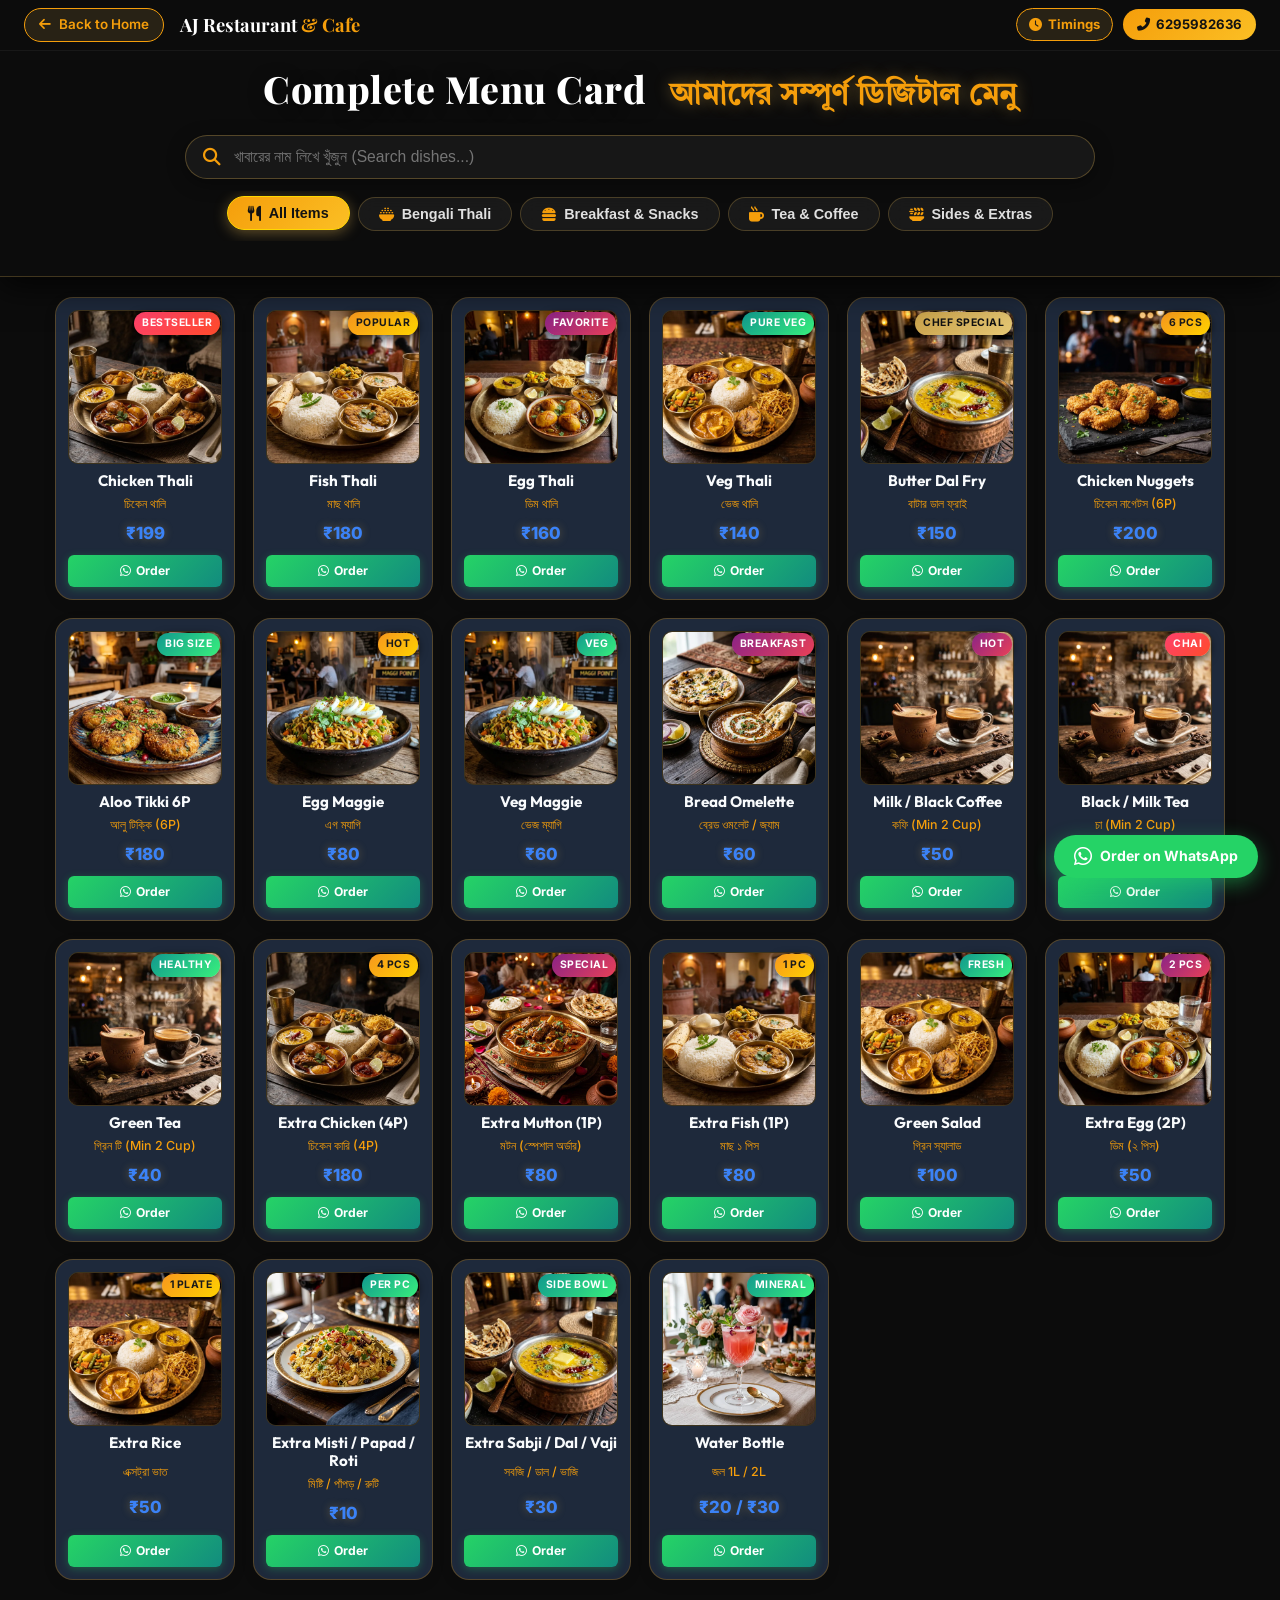
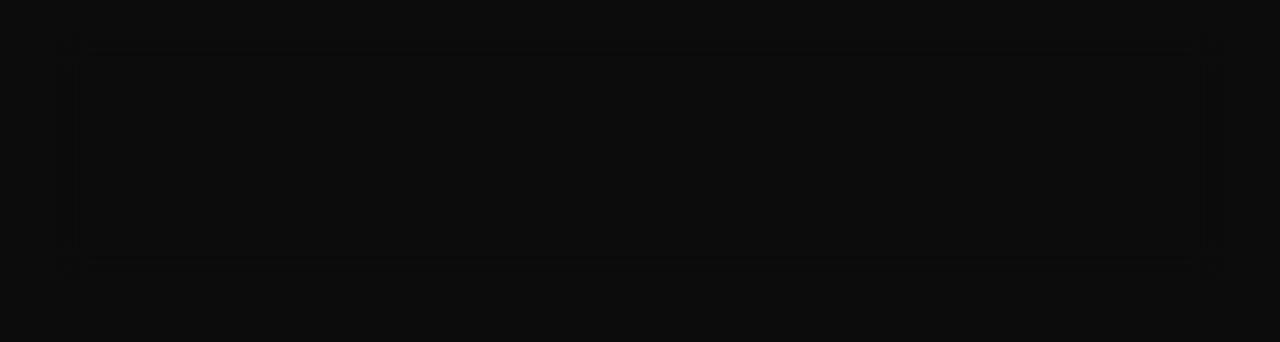
<file: menu.html>
﻿<!DOCTYPE html>
<html lang="bn">
<head>
    <meta charset="UTF-8">
    <meta name="viewport" content="width=device-width, initial-scale=1.0">
    <title>Full Menu Card | Queen's Land| সম্পূর্ণ মেনু</title>
    
    <!-- Meta Descriptions & SEO -->
    <meta name="description" content="Explore the full digital menu of Queen's Land. Bengali Thalis, Snacks, Tea, Coffee, Extras & Direct WhatsApp Ordering.">
    <meta name="theme-color" content="#c9a24b">
    
    <!-- Fonts -->
    <link rel="preconnect" href="https://fonts.googleapis.com">
    <link rel="preconnect" href="https://fonts.gstatic.com" crossorigin>
    <link href="https://fonts.googleapis.com/css2?family=Cinzel:wght@500;700;900&family=Inter:wght@300;400;500;600;700;800&family=Outfit:wght@400;500;600;700;800&family=Playfair+Display:ital,wght@0,600;0,700;0,900;1,600&family=Tiro+Bangla:ital@0;1&display=swap" rel="stylesheet">
    
    <!-- Font Awesome -->
    <link rel="stylesheet" href="https://cdnjs.cloudflare.com/ajax/libs/font-awesome/6.5.1/css/all.min.css">
    
    <!-- Main Style -->
    <link rel="stylesheet" href="styles.css">

    <style>
        /* Specific Styles for Compact Full Menu Page */
        .full-menu-page {
            background-color: #0c0c0c;
            color: #ffffff;
            min-height: 100vh;
        }

        /* Sticky Top Header Container (Nav + Hero + Search + Category Filter Tabs) */
        .sticky-menu-top-container {
            position: sticky;
            top: 0;
            z-index: 1000;
            background: rgba(13, 13, 13, 0.96);
            backdrop-filter: blur(20px);
            -webkit-backdrop-filter: blur(20px);
            border-bottom: 1.5px solid rgba(201, 162, 75, 0.28);
            box-shadow: 0 10px 30px rgba(0, 0, 0, 0.75);
        }

        .full-menu-nav {
            padding: 8px 24px;
            display: flex;
            align-items: center;
            justify-content: space-between;
            border-bottom: 1px solid rgba(255, 255, 255, 0.05);
        }

        .full-menu-nav-left {
            display: flex;
            align-items: center;
            gap: 16px;
        }

        .nav-back-btn {
            display: inline-flex;
            align-items: center;
            gap: 8px;
            background: rgba(201, 162, 75, 0.15);
            border: 1px solid var(--accent-gold);
            color: var(--accent-gold);
            padding: 5px 14px;
            border-radius: 25px;
            text-decoration: none;
            font-weight: 600;
            font-size: 0.84rem;
            transition: all 0.3s ease;
        }

        .nav-back-btn:hover {
            background: var(--accent-gold);
            color: #121212;
            transform: translateX(-3px);
            box-shadow: 0 0 15px rgba(201, 162, 75, 0.5);
        }

        .full-menu-logo-title {
            font-family: 'Playfair Display', serif;
            font-size: 1.15rem;
            font-weight: 700;
            color: #ffffff;
        }

        .full-menu-logo-title span {
            color: var(--accent-gold);
        }

        .full-menu-nav-right {
            display: flex;
            align-items: center;
            gap: 10px;
        }

        .nav-timing-btn {
            display: inline-flex;
            align-items: center;
            gap: 6px;
            background: rgba(201, 162, 75, 0.15);
            border: 1px solid var(--accent-gold);
            color: var(--accent-gold);
            padding: 5px 12px;
            border-radius: 25px;
            text-decoration: none;
            font-weight: 700;
            font-size: 0.82rem;
            transition: all 0.3s ease;
        }

        .nav-timing-btn:hover {
            background: var(--accent-gold);
            color: #121212;
            transform: translateY(-2px);
            box-shadow: 0 0 15px rgba(201, 162, 75, 0.5);
        }

        .nav-call-btn {
            display: inline-flex;
            align-items: center;
            gap: 6px;
            background: linear-gradient(135deg, var(--accent-gold), var(--accent-amber));
            color: #121212;
            padding: 5px 14px;
            border-radius: 25px;
            text-decoration: none;
            font-weight: 700;
            font-size: 0.82rem;
            transition: all 0.3s ease;
        }

        .nav-call-btn:hover {
            transform: translateY(-2px);
            box-shadow: 0 4px 15px rgba(201, 162, 75, 0.5);
        }

        /* Full Menu Hero Header (Enlarged & Prominent) */
        .full-menu-hero {
            text-align: center;
            padding: 14px 20px 10px;
            position: relative;
        }

        .full-menu-hero h1 {
            font-family: 'Playfair Display', serif;
            font-size: 2.35rem;
            font-weight: 800;
            color: #ffffff;
            margin-bottom: 0;
            line-height: 1.25;
            letter-spacing: 0.5px;
            text-shadow: 0 2px 15px rgba(0, 0, 0, 0.5);
        }

        .full-menu-hero h1 .bengali-heading {
            color: var(--accent-gold);
            display: inline-block;
            font-size: 1.85rem;
            margin-left: 14px;
            font-family: 'Tiro Bangla', serif;
            font-weight: 700;
            text-shadow: 0 0 16px rgba(201, 162, 75, 0.45);
        }

        .full-menu-hero p {
            display: none;
        }

        /* Search & Filter Controls (Spacious & Longer) */
        .menu-control-bar {
            max-width: 950px;
            margin: 0 auto;
            padding: 10px 20px 15px;
        }

        .search-box-wrapper {
            position: relative;
            margin-bottom: 12px;
        }

        .search-box-wrapper input {
            width: 100%;
            background: rgba(24, 24, 24, 0.96);
            border: 1.5px solid rgba(201, 162, 75, 0.35);
            padding: 12px 20px 12px 48px;
            border-radius: 30px;
            color: #ffffff;
            font-size: 0.98rem;
            outline: none;
            transition: all 0.3s ease;
            box-shadow: 0 4px 18px rgba(0, 0, 0, 0.4);
        }

        .search-box-wrapper input:focus {
            border-color: var(--accent-gold);
            box-shadow: 0 0 20px rgba(201, 162, 75, 0.45);
            background: rgba(32, 32, 32, 0.98);
        }

        .search-box-wrapper i {
            position: absolute;
            left: 18px;
            top: 50%;
            transform: translateY(-50%);
            color: var(--accent-gold);
            font-size: 1.1rem;
        }

        .menu-category-tabs {
            touch-action: pan-x pan-y;
            overscroll-behavior-x: contain;
            display: flex;
            justify-content: center;
            flex-wrap: wrap;
            gap: 10px;
            margin: 0;
        }

        .menu-tab-btn {
            background: rgba(30, 30, 30, 0.75);
            border: 1.5px solid rgba(201, 162, 75, 0.28);
            color: #e0e0e0;
            padding: 8px 20px;
            border-radius: 25px;
            font-size: 0.9rem;
            font-weight: 600;
            cursor: pointer;
            backdrop-filter: blur(8px);
            transition: all 0.25s ease;
            display: inline-flex;
            align-items: center;
            gap: 8px;
        }

        .menu-tab-btn i {
            color: var(--accent-gold);
            font-size: 0.95rem;
            transition: transform 0.3s ease;
        }

        .menu-tab-btn:hover {
            border-color: var(--accent-gold);
            color: #ffffff;
            background: rgba(201, 162, 75, 0.18);
            transform: translateY(-2px);
            box-shadow: 0 4px 15px rgba(201, 162, 75, 0.25);
        }

        .menu-tab-btn.active {
            background: linear-gradient(135deg, var(--accent-gold), var(--accent-amber));
            border-color: #ffd700;
            color: #121212;
            box-shadow: 0 3px 14px rgba(201, 162, 75, 0.45);
            transform: translateY(-1px);
        }

        .menu-tab-btn.active i {
            color: #121212;
        }

        /* Compact Grid for Full Menu */
        .compact-menu-grid-container {
            max-width: 1200px;
            margin: 20px auto 50px;
            padding: 0 15px;
        }

        .compact-grid {
            display: grid;
            grid-template-columns: repeat(auto-fill, minmax(180px, 1fr));
            gap: 18px;
        }

        /* Food Card styles matching index.html */
        .compact-grid .food-menu-card {
            flex: initial;
            width: 100%;
            animation: floatMenuItem 4.5s ease-in-out infinite alternate;
        }

        .compact-grid .food-menu-card.hidden {
            display: none !important;
        }

        /* No Results Message */
        #no-results-msg {
            text-align: center;
            padding: 50px 20px;
            font-size: 1.1rem;
            color: var(--accent-gold);
            display: none;
            grid-column: 1 / -1;
        }

        /* Floating Order Quick Dial */
        .floating-order-btn {
            position: fixed;
            bottom: 22px;
            right: 22px;
            z-index: 999;
            display: flex;
            align-items: center;
            gap: 8px;
            background: #25D366;
            color: #ffffff;
            padding: 10px 20px;
            border-radius: 35px;
            text-decoration: none;
            font-weight: 700;
            font-size: 0.88rem;
            box-shadow: 0 6px 20px rgba(37, 211, 102, 0.45);
            transition: all 0.3s ease;
            animation: pulseOrderBtn 2.5s infinite;
        }

        .floating-order-btn:hover {
            background: #1ebc59;
            transform: scale(1.06);
            box-shadow: 0 8px 25px rgba(37, 211, 102, 0.65);
        }

        @keyframes pulseOrderBtn {
            0%, 100% { transform: scale(1); }
            50% { transform: scale(1.04); }
        }

        @media (max-width: 600px) {
            .full-menu-nav {
                padding: 8px 12px;
            }
            .nav-back-btn span {
                display: none;
            }
            .full-menu-logo-title {
                font-size: 1.05rem;
            }
            .nav-timing-btn {
                padding: 4px 8px;
                font-size: 0.76rem;
            }
            .nav-timing-btn span {
                display: none;
            }
            .nav-call-btn {
                padding: 4px 10px;
                font-size: 0.76rem;
            }
            .full-menu-hero {
                padding: 10px 10px 4px;
            }
            .full-menu-hero h1 {
                font-size: 1.65rem;
            }
            .full-menu-hero h1 .bengali-heading {
                font-size: 1.35rem;
                display: block;
                margin-left: 0;
                margin-top: 4px;
            }
            .menu-control-bar {
                padding: 6px 12px 10px;
            }
            .search-box-wrapper {
                margin-bottom: 8px;
            }
            .search-box-wrapper input {
                padding: 9px 16px 9px 38px;
                font-size: 0.88rem;
                border-radius: 25px;
            }
            .search-box-wrapper i {
                left: 14px;
                font-size: 0.95rem;
            }
            .menu-category-tabs {
            touch-action: pan-x pan-y;
            overscroll-behavior-x: contain;
                gap: 6px;
                overflow-x: auto;
                flex-wrap: nowrap;
                justify-content: flex-start;
                padding-bottom: 4px;
                -webkit-overflow-scrolling: touch;
            }
            .menu-tab-btn {
                padding: 6px 14px;
                font-size: 0.8rem;
                border-radius: 20px;
                white-space: nowrap;
                flex-shrink: 0;
            }
            .compact-grid {
                grid-template-columns: repeat(2, 1fr);
                gap: 10px;
            }
            .compact-grid .food-menu-card {
                padding: 8px;
            }
            .food-title {
                font-size: 0.86rem;
            }
            .bengali-title {
                font-size: 0.72rem;
            }
            .food-price {
                font-size: 0.95rem;
            }
            .food-order-btn {
                padding: 5px 8px;
                font-size: 0.72rem;
            }
        }
    </style>
</head>
<body class="full-menu-page">

    <!-- Sticky Top Header (Navbar + Hero Title + Search Box + Filter Tabs) -->
    <div class="sticky-menu-top-container">
        <!-- Top Navigation Bar -->
        <nav class="full-menu-nav">
            <div class="full-menu-nav-left">
                <a href="index.html" class="nav-back-btn" title="Go back to Home Page">
                    <i class="fas fa-arrow-left"></i> <span>Back to Home</span>
                </a>
                <div class="full-menu-logo-title">
                    AJ Restaurant <span>& Cafe</span>
                </div>
            </div>
            <div class="full-menu-nav-right">
                <a href="#order-timings" class="nav-timing-btn" id="nav-timing-toggle-btn" title="Order Timings (অর্ডার সময়সূচী)">
                    <i class="fas fa-clock" id="nav-timing-icon"></i> <span id="nav-timing-text">Timings</span>
                </a>
                <a href="tel:6295982636" class="nav-call-btn">
                    <i class="fas fa-phone-alt"></i> <span>6295982636</span>
                </a>
            </div>
        </nav>

        <!-- Hero Header -->
        <header class="full-menu-hero">
            <h1>Complete Menu Card <span class="bengali-heading">আমাদের সম্পূর্ণ ডিজিটাল মেনু</span></h1>
        </header>

        <!-- Search Bar & Category Filter Tabs -->
        <div class="menu-control-bar">
            <div class="search-box-wrapper">
                <i class="fas fa-search"></i>
                <input type="text" id="menu-search-input" placeholder="খাবারের নাম লিখে খুঁজুন (Search dishes...)" autocomplete="off">
            </div>

            <div class="menu-category-tabs">
                <button class="menu-tab-btn active" data-category="all">
                    <i class="fas fa-utensils"></i> All Items
                </button>
                <button class="menu-tab-btn" data-category="thali">
                    <i class="fas fa-bowl-rice"></i> Bengali Thali
                </button>
                <button class="menu-tab-btn" data-category="snacks">
                    <i class="fas fa-burger"></i> Breakfast & Snacks
                </button>
                <button class="menu-tab-btn" data-category="beverages">
                    <i class="fas fa-mug-hot"></i> Tea & Coffee
                </button>
                <button class="menu-tab-btn" data-category="extras">
                    <i class="fas fa-plate-wheat"></i> Sides & Extras
                </button>
            </div>
        </div>
    </div>

    <!-- Compact Full Menu Grid -->
    <main class="compact-menu-grid-container">
        <div class="compact-grid" id="full-menu-grid">

            <!-- 1. Chicken Thali -->
            <div class="food-menu-card" data-category="thali" data-keywords="chicken thali murgi murgir mangsho rice dal sabji thali">
                <div class="food-card-badge bestseller">Bestseller</div>
                <div class="food-card-img-box">
                    <img src="assets/menu_chicken_thali.webp" alt="Chicken Thali" loading="lazy">
                </div>
                <div class="food-card-body">
                    <h3 class="food-title">Chicken Thali</h3>
                    <span class="bengali-title">চিকেন থালি</span>
                    <span class="food-price">₹199</span>
                    <a href="https://wa.me/918637597628?text=Hi%20AJ%20Restaurant,%20I%20want%20to%20order%20Chicken%20Thali%20(₹199)" target="_blank" class="food-order-btn">
                        <i class="fab fa-whatsapp"></i> Order
                    </a>
                </div>
            </div>

            <!-- 2. Fish Thali -->
            <div class="food-menu-card" data-category="thali" data-keywords="fish thali macher thali mach jhol rui katla rice dal thali">
                <div class="food-card-badge popular">Popular</div>
                <div class="food-card-img-box">
                    <img src="assets/menu_fish_thali.webp" alt="Fish Thali" loading="lazy">
                </div>
                <div class="food-card-body">
                    <h3 class="food-title">Fish Thali</h3>
                    <span class="bengali-title">মাছ থালি</span>
                    <span class="food-price">₹180</span>
                    <a href="https://wa.me/918637597628?text=Hi%20AJ%20Restaurant,%20I%20want%20to%20order%20Fish%20Thali%20(₹180)" target="_blank" class="food-order-btn">
                        <i class="fab fa-whatsapp"></i> Order
                    </a>
                </div>
            </div>

            <!-- 3. Egg Thali -->
            <div class="food-menu-card" data-category="thali" data-keywords="egg thali dimer thali dim kosha rice dal thali">
                <div class="food-card-badge special">Favorite</div>
                <div class="food-card-img-box">
                    <img src="assets/menu_egg_thali.webp" alt="Egg Thali" loading="lazy">
                </div>
                <div class="food-card-body">
                    <h3 class="food-title">Egg Thali</h3>
                    <span class="bengali-title">ডিম থালি</span>
                    <span class="food-price">₹160</span>
                    <a href="https://wa.me/918637597628?text=Hi%20AJ%20Restaurant,%20I%20want%20to%20order%20Egg%20Thali%20(₹160)" target="_blank" class="food-order-btn">
                        <i class="fab fa-whatsapp"></i> Order
                    </a>
                </div>
            </div>

            <!-- 4. Veg Thali -->
            <div class="food-menu-card" data-category="thali" data-keywords="veg thali niramish thali paneer dal sabji rice mishti doi">
                <div class="food-card-badge pure-veg">Pure Veg</div>
                <div class="food-card-img-box">
                    <img src="assets/menu_veg_thali.webp" alt="Veg Thali" loading="lazy">
                </div>
                <div class="food-card-body">
                    <h3 class="food-title">Veg Thali</h3>
                    <span class="bengali-title">ভেজ থালি</span>
                    <span class="food-price">₹140</span>
                    <a href="https://wa.me/918637597628?text=Hi%20AJ%20Restaurant,%20I%20want%20to%20order%20Veg%20Thali%20(₹140)" target="_blank" class="food-order-btn">
                        <i class="fab fa-whatsapp"></i> Order
                    </a>
                </div>
            </div>

            <!-- 5. Butter Dal Fry -->
            <div class="food-menu-card" data-category="extras" data-keywords="butter dal fry yellow dal tadka veg">
                <div class="food-card-badge chef">Chef Special</div>
                <div class="food-card-img-box">
                    <img src="assets/menu_butter_dal_fry.webp" alt="Butter Dal Fry" loading="lazy">
                </div>
                <div class="food-card-body">
                    <h3 class="food-title">Butter Dal Fry</h3>
                    <span class="bengali-title">বাটার ডাল ফ্রাই</span>
                    <span class="food-price">₹150</span>
                    <a href="https://wa.me/918637597628?text=Hi%20AJ%20Restaurant,%20I%20want%20to%20order%20Butter%20Dal%20Fry%20(₹150)" target="_blank" class="food-order-btn">
                        <i class="fab fa-whatsapp"></i> Order
                    </a>
                </div>
            </div>

            <!-- 6. Chicken Nuggets (6P) -->
            <div class="food-menu-card" data-category="snacks" data-keywords="chicken nuggets 6p fried snacks non-veg">
                <div class="food-card-badge popular">6 Pcs</div>
                <div class="food-card-img-box">
                    <img src="assets/menu_chicken_nuggets.webp" alt="Chicken Nuggets" loading="lazy">
                </div>
                <div class="food-card-body">
                    <h3 class="food-title">Chicken Nuggets</h3>
                    <span class="bengali-title">চিকেন নাগেটস (6P)</span>
                    <span class="food-price">₹200</span>
                    <a href="https://wa.me/918637597628?text=Hi%20AJ%20Restaurant,%20I%20want%20to%20order%20Chicken%20Nuggets%20(₹200)" target="_blank" class="food-order-btn">
                        <i class="fab fa-whatsapp"></i> Order
                    </a>
                </div>
            </div>

            <!-- 7. Aloo Tikki Big Size (6P) -->
            <div class="food-menu-card" data-category="snacks" data-keywords="aloo tikki potato cutlet snacks big size veg">
                <div class="food-card-badge pure-veg">Big Size</div>
                <div class="food-card-img-box">
                    <img src="assets/menu_aloo_tikki.webp" alt="Aloo Tikki Big Size" loading="lazy">
                </div>
                <div class="food-card-body">
                    <h3 class="food-title">Aloo Tikki 6P</h3>
                    <span class="bengali-title">আলু টিক্কি (6P)</span>
                    <span class="food-price">₹180</span>
                    <a href="https://wa.me/918637597628?text=Hi%20AJ%20Restaurant,%20I%20want%20to%20order%20Aloo%20Tikki%20(₹180)" target="_blank" class="food-order-btn">
                        <i class="fab fa-whatsapp"></i> Order
                    </a>
                </div>
            </div>

            <!-- 8. Egg Maggie -->
            <div class="food-menu-card" data-category="snacks" data-keywords="egg maggie noodles masala snacks">
                <div class="food-card-badge popular">Hot</div>
                <div class="food-card-img-box">
                    <img src="assets/menu_egg_maggie.webp" alt="Egg Maggie" loading="lazy">
                </div>
                <div class="food-card-body">
                    <h3 class="food-title">Egg Maggie</h3>
                    <span class="bengali-title">এগ ম্যাগি</span>
                    <span class="food-price">₹80</span>
                    <a href="https://wa.me/918637597628?text=Hi%20AJ%20Restaurant,%20I%20want%20to%20order%20Egg%20Maggie%20(₹80)" target="_blank" class="food-order-btn">
                        <i class="fab fa-whatsapp"></i> Order
                    </a>
                </div>
            </div>

            <!-- 9. Veg Maggie -->
            <div class="food-menu-card" data-category="snacks" data-keywords="veg maggie masala noodles snacks vegetarian">
                <div class="food-card-badge pure-veg">Veg</div>
                <div class="food-card-img-box">
                    <img src="assets/menu_egg_maggie.webp" alt="Veg Maggie" loading="lazy">
                </div>
                <div class="food-card-body">
                    <h3 class="food-title">Veg Maggie</h3>
                    <span class="bengali-title">ভেজ ম্যাগি</span>
                    <span class="food-price">₹60</span>
                    <a href="https://wa.me/918637597628?text=Hi%20AJ%20Restaurant,%20I%20want%20to%20order%20Veg%20Maggie%20(₹60)" target="_blank" class="food-order-btn">
                        <i class="fab fa-whatsapp"></i> Order
                    </a>
                </div>
            </div>

            <!-- 10. Bread Omelette / Jam / Butter -->
            <div class="food-menu-card" data-category="snacks" data-keywords="bread omelette jam butter breakfast toast egg">
                <div class="food-card-badge special">Breakfast</div>
                <div class="food-card-img-box">
                    <img src="assets/menu6.webp" alt="Bread Omelette Jam Butter" loading="lazy">
                </div>
                <div class="food-card-body">
                    <h3 class="food-title">Bread Omelette</h3>
                    <span class="bengali-title">ব্রেড ওমলেট / জ্যাম</span>
                    <span class="food-price">₹60</span>
                    <a href="https://wa.me/918637597628?text=Hi%20AJ%20Restaurant,%20I%20want%20to%20order%20Bread%20Omelette%20(₹60)" target="_blank" class="food-order-btn">
                        <i class="fab fa-whatsapp"></i> Order
                    </a>
                </div>
            </div>

            <!-- 11. Milk / Black Coffee -->
            <div class="food-menu-card" data-category="beverages" data-keywords="coffee milk coffee black coffee hot drink beverages espresso">
                <div class="food-card-badge special">Hot</div>
                <div class="food-card-img-box">
                    <img src="assets/menu_tea_coffee.webp" alt="Milk and Black Coffee" loading="lazy">
                </div>
                <div class="food-card-body">
                    <h3 class="food-title">Milk / Black Coffee</h3>
                    <span class="bengali-title">কফি (Min 2 Cup)</span>
                    <span class="food-price">₹50</span>
                    <a href="https://wa.me/918637597628?text=Hi%20AJ%20Restaurant,%20I%20want%20to%20order%20Coffee" target="_blank" class="food-order-btn">
                        <i class="fab fa-whatsapp"></i> Order
                    </a>
                </div>
            </div>

            <!-- 12. Black / Milk Tea -->
            <div class="food-menu-card" data-category="beverages" data-keywords="tea chai milk tea black tea masala chai beverage">
                <div class="food-card-badge bestseller">Chai</div>
                <div class="food-card-img-box">
                    <img src="assets/menu_tea_coffee.webp" alt="Black and Milk Tea" loading="lazy">
                </div>
                <div class="food-card-body">
                    <h3 class="food-title">Black / Milk Tea</h3>
                    <span class="bengali-title">চা (Min 2 Cup)</span>
                    <span class="food-price">₹25</span>
                    <a href="https://wa.me/918637597628?text=Hi%20AJ%20Restaurant,%20I%20want%20to%20order%20Tea" target="_blank" class="food-order-btn">
                        <i class="fab fa-whatsapp"></i> Order
                    </a>
                </div>
            </div>

            <!-- 13. Green Tea -->
            <div class="food-menu-card" data-category="beverages" data-keywords="green tea healthy detox hot beverage">
                <div class="food-card-badge pure-veg">Healthy</div>
                <div class="food-card-img-box">
                    <img src="assets/menu_tea_coffee.webp" alt="Green Tea" loading="lazy">
                </div>
                <div class="food-card-body">
                    <h3 class="food-title">Green Tea</h3>
                    <span class="bengali-title">গ্রিন টি (Min 2 Cup)</span>
                    <span class="food-price">₹40</span>
                    <a href="https://wa.me/918637597628?text=Hi%20AJ%20Restaurant,%20I%20want%20to%20order%20Green%20Tea" target="_blank" class="food-order-btn">
                        <i class="fab fa-whatsapp"></i> Order
                    </a>
                </div>
            </div>

            <!-- 14. Extra Chicken (4P) -->
            <div class="food-menu-card" data-category="extras" data-keywords="extra chicken 4p murgir mangsho chicken curry side non-veg">
                <div class="food-card-badge popular">4 Pcs</div>
                <div class="food-card-img-box">
                    <img src="assets/menu_chicken_thali.webp" alt="Extra Chicken 4P" loading="lazy">
                </div>
                <div class="food-card-body">
                    <h3 class="food-title">Extra Chicken (4P)</h3>
                    <span class="bengali-title">চিকেন কারি (4P)</span>
                    <span class="food-price">₹180</span>
                    <a href="https://wa.me/918637597628?text=Hi%20AJ%20Restaurant,%20I%20want%20to%20order%20Extra%20Chicken%204P%20(₹180)" target="_blank" class="food-order-btn">
                        <i class="fab fa-whatsapp"></i> Order
                    </a>
                </div>
            </div>

            <!-- 15. Extra Mutton (1P - Special Order) -->
            <div class="food-menu-card" data-category="extras" data-keywords="extra mutton 1p khasi mangsho mutton kosha special non-veg">
                <div class="food-card-badge special">Special</div>
                <div class="food-card-img-box">
                    <img src="assets/menu3.webp" alt="Extra Mutton 1P" loading="lazy">
                </div>
                <div class="food-card-body">
                    <h3 class="food-title">Extra Mutton (1P)</h3>
                    <span class="bengali-title">মটন (স্পেশাল অর্ডার)</span>
                    <span class="food-price">₹80</span>
                    <a href="https://wa.me/918637597628?text=Hi%20AJ%20Restaurant,%20I%20want%20to%20order%20Extra%20Mutton%20(₹80)" target="_blank" class="food-order-btn">
                        <i class="fab fa-whatsapp"></i> Order
                    </a>
                </div>
            </div>

            <!-- 16. Extra Fish (1P) -->
            <div class="food-menu-card" data-category="extras" data-keywords="extra fish 1p macher jhol rui katla side non-veg">
                <div class="food-card-badge popular">1 Pc</div>
                <div class="food-card-img-box">
                    <img src="assets/menu_fish_thali.webp" alt="Extra Fish 1P" loading="lazy">
                </div>
                <div class="food-card-body">
                    <h3 class="food-title">Extra Fish (1P)</h3>
                    <span class="bengali-title">মাছ ১ পিস</span>
                    <span class="food-price">₹80</span>
                    <a href="https://wa.me/918637597628?text=Hi%20AJ%20Restaurant,%20I%20want%20to%20order%20Extra%20Fish%20(₹80)" target="_blank" class="food-order-btn">
                        <i class="fab fa-whatsapp"></i> Order
                    </a>
                </div>
            </div>

            <!-- 17. Green Salad -->
            <div class="food-menu-card" data-category="extras" data-keywords="green salad cucumber tomato onion lemon salad veg">
                <div class="food-card-badge pure-veg">Fresh</div>
                <div class="food-card-img-box">
                    <img src="assets/menu_veg_thali.webp" alt="Green Salad" loading="lazy">
                </div>
                <div class="food-card-body">
                    <h3 class="food-title">Green Salad</h3>
                    <span class="bengali-title">গ্রিন স্যালাড</span>
                    <span class="food-price">₹100</span>
                    <a href="https://wa.me/918637597628?text=Hi%20AJ%20Restaurant,%20I%20want%20to%20order%20Green%20Salad%20(₹100)" target="_blank" class="food-order-btn">
                        <i class="fab fa-whatsapp"></i> Order
                    </a>
                </div>
            </div>

            <!-- 18. Extra Egg (2P) -->
            <div class="food-menu-card" data-category="extras" data-keywords="extra egg 2p dim egg curry side non-veg">
                <div class="food-card-badge special">2 Pcs</div>
                <div class="food-card-img-box">
                    <img src="assets/menu_egg_thali.webp" alt="Extra Egg 2P" loading="lazy">
                </div>
                <div class="food-card-body">
                    <h3 class="food-title">Extra Egg (2P)</h3>
                    <span class="bengali-title">ডিম (২ পিস)</span>
                    <span class="food-price">₹50</span>
                    <a href="https://wa.me/918637597628?text=Hi%20AJ%20Restaurant,%20I%20want%20to%20order%20Extra%20Egg%202P%20(₹50)" target="_blank" class="food-order-btn">
                        <i class="fab fa-whatsapp"></i> Order
                    </a>
                </div>
            </div>

            <!-- 19. Extra Rice -->
            <div class="food-menu-card" data-category="extras" data-keywords="extra rice bhat rice portion veg side">
                <div class="food-card-badge popular">1 Plate</div>
                <div class="food-card-img-box">
                    <img src="assets/menu_veg_thali.webp" alt="Extra Rice" loading="lazy">
                </div>
                <div class="food-card-body">
                    <h3 class="food-title">Extra Rice</h3>
                    <span class="bengali-title">এক্সট্রা ভাত</span>
                    <span class="food-price">₹50</span>
                    <a href="https://wa.me/918637597628?text=Hi%20AJ%20Restaurant,%20I%20want%20to%20order%20Extra%20Rice%20(₹50)" target="_blank" class="food-order-btn">
                        <i class="fab fa-whatsapp"></i> Order
                    </a>
                </div>
            </div>

            <!-- 20. Extra Misti / Papad / Roti -->
            <div class="food-menu-card" data-category="extras" data-keywords="extra misti papad roti sweet flatbread side">
                <div class="food-card-badge pure-veg">Per Pc</div>
                <div class="food-card-img-box">
                    <img src="assets/menu2.webp" alt="Extra Misti Papad Roti" loading="lazy">
                </div>
                <div class="food-card-body">
                    <h3 class="food-title">Extra Misti / Papad / Roti</h3>
                    <span class="bengali-title">মিষ্টি / পাঁপড় / রুটি</span>
                    <span class="food-price">₹10</span>
                    <a href="https://wa.me/918637597628?text=Hi%20AJ%20Restaurant,%20I%20want%20to%20order%20Extra%20Misti%20Papad%20Roti%20(₹10)" target="_blank" class="food-order-btn">
                        <i class="fab fa-whatsapp"></i> Order
                    </a>
                </div>
            </div>

            <!-- 21. Extra Sabji / Dal / Vaji -->
            <div class="food-menu-card" data-category="extras" data-keywords="extra sabji dal vaji butter dal fry veg side">
                <div class="food-card-badge pure-veg">Side Bowl</div>
                <div class="food-card-img-box">
                    <img src="assets/menu_butter_dal_fry.webp" alt="Extra Sabji Dal Vaji" loading="lazy">
                </div>
                <div class="food-card-body">
                    <h3 class="food-title">Extra Sabji / Dal / Vaji</h3>
                    <span class="bengali-title">সবজি / ডাল / ভাজি</span>
                    <span class="food-price">₹30</span>
                    <a href="https://wa.me/918637597628?text=Hi%20AJ%20Restaurant,%20I%20want%20to%20order%20Extra%20Sabji%20Dal%20Vaji%20(₹30)" target="_blank" class="food-order-btn">
                        <i class="fab fa-whatsapp"></i> Order
                    </a>
                </div>
            </div>

            <!-- 20. Packaged Water Bottle (1L / 2L) -->
            <div class="food-menu-card" data-category="beverages" data-keywords="water bottle 1l 2l mineral water drink">
                <div class="food-card-badge pure-veg">Mineral</div>
                <div class="food-card-img-box">
                    <img src="assets/menu5.webp" alt="Packaged Water Bottle" loading="lazy">
                </div>
                <div class="food-card-body">
                    <h3 class="food-title">Water Bottle</h3>
                    <span class="bengali-title">জল 1L / 2L</span>
                    <span class="food-price">₹20 / ₹30</span>
                    <a href="https://wa.me/918637597628?text=Hi%20AJ%20Restaurant,%20I%20want%20to%20order%20Water%20Bottle" target="_blank" class="food-order-btn">
                        <i class="fab fa-whatsapp"></i> Order
                    </a>
                </div>
            </div>

        </div>

        <!-- No Results Fallback -->
        <div id="no-results-msg">
            <i class="fas fa-search" style="font-size: 2.5rem; margin-bottom: 12px; display: block;"></i>
            <p>আপনার খোঁজা অনুযায়ী কোনো খাবার পাওয়া যায়নি। অন্য কিছু লিখে খুঁজুন।</p>
        </div>
    </main>

    <!-- Order Timings Banner -->
    <div id="order-timings" style="max-width: 1200px; margin: 0 auto 60px; padding: 0 15px; scroll-margin-top: 170px;">
        <div class="order-info-banner glassmorphism">
            <div class="order-timing-card">
                <div class="timing-icon"><i class="fas fa-clock"></i></div>
                <div class="timing-details">
                    <h4>⏰ Order Timings (অর্ডার সময়সূচী)</h4>
                    <ul>
                        <li><strong>☀️ Lunch:</strong> Any Time You're Hungry!</li>
                        <li><strong>🌙 Dinner:</strong> Order 05:00 PM – 06:30 PM <span class="serve-time">(Serve: 9:30 PM – 10:00 PM)</span></li>
                        <li><strong>🌅 Breakfast:</strong> Pre-order 09:00 PM – 10:00 PM <span class="serve-time">(Serve Next Morning: 8:30 AM)</span></li>
                    </ul>
                </div>
            </div>
            
            <div class="order-call-box">
                <div class="call-badge">Direct Hotline</div>
                <h3>Call or WhatsApp to Place Order</h3>
                <a href="tel:6295982636" class="order-phone-link">
                    <i class="fas fa-phone-volume"></i> 6295982636
                </a>
                <div class="quick-action-btns">
                    <a href="tel:6295982636" class="direct-call-btn">
                        <i class="fas fa-phone"></i> Call Now
                    </a>
                    <a href="https://wa.me/918637597628?text=Hello%20AJ%20Restaurant,%20I%20want%20to%20place%20an%20order!" target="_blank" class="direct-wp-btn">
                        <i class="fab fa-whatsapp"></i> WhatsApp Order
                    </a>
                </div>
            </div>
        </div>
    </div>

    <!-- Floating Direct WhatsApp Button -->
    <a href="https://wa.me/918637597628?text=Hello%20AJ%20Restaurant,%20I%20want%20to%20order%20food!" target="_blank" class="floating-order-btn" title="Direct WhatsApp Order">
        <i class="fab fa-whatsapp" style="font-size: 1.3rem;"></i> <span>Order on WhatsApp</span>
    </a>

    <!-- JavaScript for Live Search & Category Filtering -->
    <script>
        document.addEventListener('DOMContentLoaded', () => {
            const searchInput = document.getElementById('menu-search-input');
            const categoryTabs = document.querySelectorAll('.menu-tab-btn');
            const foodCards = document.querySelectorAll('.food-menu-card');
            const noResultsMsg = document.getElementById('no-results-msg');

            let activeCategory = 'all';

            function filterMenu() {
                const query = searchInput.value.toLowerCase().trim();
                let visibleCount = 0;

                foodCards.forEach(card => {
                    const cardCategory = card.getAttribute('data-category');
                    const keywords = (card.getAttribute('data-keywords') || '') + ' ' + card.innerText.toLowerCase();

                    const matchesCategory = (activeCategory === 'all' || cardCategory === activeCategory);
                    const matchesSearch = query === '' || keywords.includes(query);

                    if (matchesCategory && matchesSearch) {
                        card.classList.remove('hidden');
                        visibleCount++;
                    } else {
                        card.classList.add('hidden');
                    }
                });

                if (visibleCount === 0) {
                    noResultsMsg.style.display = 'block';
                } else {
                    noResultsMsg.style.display = 'none';
                }
            }

            // Category Tab Clicks
            categoryTabs.forEach(tab => {
                tab.addEventListener('click', () => {
                    categoryTabs.forEach(t => t.classList.remove('active'));
                    tab.classList.add('active');
                    activeCategory = tab.getAttribute('data-category');
                    const tabsContainer = tab.closest('.menu-category-tabs');
                    if (tabsContainer) {
                        const targetScroll = tab.offsetLeft - (tabsContainer.clientWidth / 2) + (tab.offsetWidth / 2);
                        tabsContainer.scrollTo({ left: targetScroll, behavior: 'smooth' });
                    }
                    filterMenu();
                });
            });

            // Search Input Live Filter
            searchInput.addEventListener('input', () => {
                filterMenu();
            });

            // ============================================================
            // TWO-WAY TOGGLE SCROLL (Click to go to Timings, Click again to go to Top)
            // ============================================================
            const timingToggleBtn = document.getElementById('nav-timing-toggle-btn');
            const timingIcon = document.getElementById('nav-timing-icon');
            const timingText = document.getElementById('nav-timing-text');
            const orderTimingsSection = document.getElementById('order-timings');

            function isNearTimingsSection() {
                if (!orderTimingsSection) return false;
                const rect = orderTimingsSection.getBoundingClientRect();
                return rect.top <= window.innerHeight * 0.75;
            }

            if (timingToggleBtn && orderTimingsSection) {
                timingToggleBtn.addEventListener('click', (e) => {
                    e.preventDefault();
                    if (isNearTimingsSection()) {
                        // If already at Timings section -> Smoothly scroll back to TOP
                        window.scrollTo({ top: 0, behavior: 'smooth' });
                    } else {
                        // Smoothly scroll DOWN to Order Timings section
                        orderTimingsSection.scrollIntoView({ behavior: 'smooth', block: 'start' });
                    }
                });

                // Dynamically update button icon/text when user scrolls near timings
                window.addEventListener('scroll', () => {
                    if (isNearTimingsSection()) {
                        timingToggleBtn.classList.add('at-bottom');
                        if (timingIcon) timingIcon.className = 'fas fa-arrow-up';
                        if (timingText) timingText.innerText = 'Top';
                        timingToggleBtn.title = 'Scroll back to Top (উপরে ফিরে যান)';
                    } else {
                        timingToggleBtn.classList.remove('at-bottom');
                        if (timingIcon) timingIcon.className = 'fas fa-clock';
                        if (timingText) timingText.innerText = 'Timings';
                        timingToggleBtn.title = 'Order Timings (অর্ডার সময়সূচী)';
                    }
                }, { passive: true });
            }
        });
    </script>
</body>
</html>
</file>
<file: styles.css>
﻿/* ============================================================
   QUEEN'S LAND — Royal Sapphire & Luxe Gold Theme
   ============================================================ */

@import url('https://fonts.googleapis.com/css2?family=Playfair+Display:wght@400;600;700;800&family=Outfit:wght@300;400;600;800&family=Inter:wght@300;400;500;600&display=swap');

/* ---- CSS Variables ---- */
:root {
    --bg-deep:              #0A0E17; /* Midnight Royal Sapphire (main bg) */
    --bg-dark:              #111827; /* Deep Navy Charcoal (section bg alt) */
    --bg-card:              #1E293B; /* Slate Sapphire for cards */
    --bg-card2:             #334155; /* Lighter Slate for hover cards */
    --bg-cream:             #F8FAFC; /* Crisp Off-White */
    --accent-gold:          #F59E0B; /* Luxe Gold (headings, buttons, borders) */
    --accent-amber:         #FBBF24; /* Medium Sun Gold */
    --accent-light:         #FDE047; /* Bright Light Gold (hover states) */
    --accent-red:           #3B82F6; /* Electric Sapphire Blue (highlights) */
    --accent-warm:          #2563EB; /* Deep Royal Sapphire */
    --text-primary:         #F8FAFC; /* Primary text */
    --text-secondary:       #94A3B8; /* Secondary text/muted */
    --text-muted:           #64748B; /* Muted text */
    --text-light-section:   #0F172A; /* Text on light sections */
    --glass-bg:             rgba(59, 130, 246, 0.05); /* Royal Sapphire glass */
    --glass-border:         rgba(245, 158, 11, 0.25); /* Gold glass border */
    --glass-shadow:         0 8px 40px rgba(10, 14, 23, 0.7);
    --glow-gold:            0 0 25px rgba(245, 158, 11, 0.35);
    --radius-sm:            8px;
    --radius-md:            16px;
    --radius-lg:            24px;
    --transition:           all 0.4s cubic-bezier(0.4, 0, 0.2, 1);
}

/* ---- Reset ---- */
*, *::before, *::after {
    margin: 0;
    padding: 0;
    box-sizing: border-box;
}

html {
    scroll-behavior: smooth;
}

body {
    font-family: 'Inter', sans-serif;
    background-color: var(--bg-deep);
    color: var(--text-primary);
    overflow-x: hidden;
    line-height: 1.6;
}

body.no-scroll {
    overflow-y: hidden !important;
}

h1, h2, h3, h4 {
    font-family: 'Playfair Display', 'Tiro Bangla', serif;
    line-height: 1.2;
}

/* ---- Custom Scrollbar ---- */
::-webkit-scrollbar          { width: 6px; }
::-webkit-scrollbar-track    { background: var(--bg-deep); }
::-webkit-scrollbar-thumb    { background: var(--accent-gold); border-radius: 3px; }
::-webkit-scrollbar-thumb:hover { background: var(--accent-amber); }

/* ============================================================
   NAVBAR
   ============================================================ */
.navbar {
    position: sticky;
    top: 0;
    margin: 0;
    width: 100%;
    padding: 0 5%;
    height: 72px;
    border-radius: 0;
    display: flex;
    justify-content: space-between;
    align-items: center;
    background: rgba(10, 14, 23, 0.92);
    backdrop-filter: blur(20px);
    -webkit-backdrop-filter: blur(20px);
    z-index: 1000;
    border-bottom: 1px solid rgba(245, 158, 11, 0.25);
    box-shadow: 0 4px 30px rgba(0, 0, 0, 0.5);
    transition: var(--transition);
}

.navbar-scrolled {
    height: 62px;
    background: rgba(10, 14, 23, 0.97);
    border-bottom-color: rgba(245, 158, 11, 0.4);
    box-shadow: 0 8px 40px rgba(0, 0, 0, 0.7), var(--glow-gold);
}

.logo-container {
    display: flex;
    align-items: center;
    gap: 2px;
}

.logo-brand-img {
    position: relative;
    z-index: 1002;
    height: 52px;
    width: auto;
    object-fit: contain;
    transition: var(--transition);
}

.logo-brand-img:hover {
    transform: scale(1.04);
}

.logo-text-wrapper {
    display: flex;
    align-items: center;
    position: relative;
    padding-left: 0px;
}

.animated-football-header {
    position: absolute;
    left: -52px;
    width: 48px;
    height: 48px;
    top: 50%;
    margin-top: -24px;
    display: inline-block;
    z-index: 10;
    animation: footballRollAcross 14s linear infinite;
    will-change: left, transform, opacity;
    pointer-events: none;
}

.animated-football-header svg,
.animated-football-header img {
    width: 100%;
    height: 100%;
}

.logo-text {
    font-size: 1.5rem;
    font-weight: 800;
    letter-spacing: 1px;
    background: linear-gradient(90deg, var(--accent-gold), var(--accent-red));
    -webkit-background-clip: text;
    -webkit-text-fill-color: transparent;
    font-family: 'Outfit', sans-serif;
    display: inline-block;
    white-space: nowrap;
    overflow: hidden;
    clip-path: inset(0 100% 0 0);
    opacity: 0;
    animation: revealTextWipe 14s linear infinite;
    will-change: clip-path, opacity;
}

.nav-links {
    display: flex;
    flex-direction: column;
    position: absolute;
    top: 100%;
    right: 5%;
    width: 210px;
    height: auto;
    background: rgba(17, 24, 39, 0.97);
    backdrop-filter: blur(20px);
    -webkit-backdrop-filter: blur(20px);
    border: 1px solid rgba(245, 158, 11, 0.25);
    border-radius: 0 0 var(--radius-md) var(--radius-md);
    padding: 1.5rem 0;
    gap: 0.25rem;
    box-shadow: 0 15px 40px rgba(0, 0, 0, 0.6);
    opacity: 0;
    transform: translateY(-8px);
    pointer-events: none;
    transition: all 0.3s cubic-bezier(0.165, 0.84, 0.44, 1);
    align-items: center;
    list-style: none;
    z-index: 1000;
}

.nav-links.nav-active {
    opacity: 1;
    transform: translateY(0);
    pointer-events: auto;
}

.nav-links a {
    text-decoration: none;
    color: var(--text-secondary);
    font-weight: 500;
    font-size: 0.95rem;
    letter-spacing: 0.5px;
    text-transform: uppercase;
    padding: 0.65rem 1.4rem;
    border-radius: var(--radius-sm);
    transition: var(--transition);
    position: relative;
    display: block;
    width: 100%;
    text-align: center;
}

.nav-links a::after {
    content: '';
    position: absolute;
    bottom: 2px;
    left: 50%;
    transform: translateX(-50%);
    width: 0;
    height: 1.5px;
    background: var(--accent-gold);
    border-radius: 2px;
    transition: width 0.3s ease;
}

.nav-links a:hover {
    color: var(--accent-light);
}

.nav-links a:hover::after {
    width: 60%;
}

.navbar-actions {
    display: flex;
    align-items: center;
    gap: 0.35rem;
}

.dripza-btn-nav {
    background: transparent !important;
    border: none !important;
    width: 38px;
    height: 38px;
    cursor: pointer;
    display: flex;
    align-items: center;
    justify-content: center;
    padding: 0;
    overflow: visible;
    position: relative;
    box-shadow: none !important;
    transition: transform 0.3s ease;
}

.dripza-btn-nav:hover {
    background: transparent !important;
    box-shadow: none !important;
    transform: translateY(-2px);
}

.dripza-nav-icon {
    width: 100%;
    height: 100%;
    object-fit: contain;
    animation: dripzaBreathing 3.5s infinite ease-in-out;
    transition: filter 0.4s ease, transform 0.8s cubic-bezier(0.34, 1.56, 0.64, 1);
}

.dripza-btn-nav:hover .dripza-nav-icon {
    transform: scale(1.15) rotate(360deg);
    filter: drop-shadow(0 0 10px rgba(245, 158, 11, 0.9));
}

@keyframes dripzaBreathing {
    0%, 100% {
        transform: scale(1);
        filter: drop-shadow(0 0 2px rgba(245, 158, 11, 0.25));
    }
    50% {
        transform: scale(1.06);
        filter: drop-shadow(0 0 7px rgba(245, 158, 11, 0.65));
    }
}

.hamburger {
    display: block;
    cursor: pointer;
    font-size: 1.4rem;
    color: var(--text-primary);
    padding: 0.4rem;
    border-radius: var(--radius-sm);
    transition: var(--transition);
}

.hamburger:hover {
    color: var(--accent-gold);
    background: rgba(245, 158, 11, 0.08);
}
.hero {
    position: relative;
    width: 100%;
    aspect-ratio: 16 / 9;
    height: 56.25vw; /* Explicit 16:9 height to prevent collapse */
    min-height: 400px; /* Safe minimum height for PC banner */
    display: flex;
    align-items: center;
    justify-content: center;
    text-align: center;
    overflow: hidden;
    margin-top: 0;
}

.hero-bg {
    position: absolute;
    inset: 0;
    z-index: 0;
    overflow: hidden;
    background: var(--bg-deep);
}

.hero-bg::before {
    content: '';
    position: absolute;
    top: -30px;
    left: -30px;
    right: -30px;
    bottom: -30px;
    background-image: var(--bg-image);
    background-size: cover;
    background-position: center;
    filter: blur(28px) brightness(0.28) saturate(1.2);
    transition: background-image 1.2s ease-in-out;
    z-index: 0;
}

.hero-bg img {
    position: absolute;
    inset: 0;
    width: 100%;
    height: 100%;
    object-fit: cover;
    display: block;
    opacity: 0;
    transition: opacity 1.5s ease-in-out;
    z-index: 1;
}

.hero-video {
    position: absolute;
    inset: 0;
    width: 100%;
    height: 100%;
    object-fit: cover;
    z-index: 1;
}

.hero-bg img.active {
    opacity: 1;
    z-index: 2;
}

.hero-bg img.prev {
    opacity: 0;
    z-index: 1;
}

.hero-nav-zone {
    position: absolute;
    top: 0;
    bottom: 0;
    width: 15%;
    z-index: 5;
    cursor: pointer;
    background: transparent;
    transition: background 0.3s ease;
}

.hero-nav-zone.left-zone {
    left: 0;
}

.hero-nav-zone.right-zone {
    right: 0;
}

/* Subtle feedback on hover (no arrow icons) */
.hero-nav-zone:hover {
    background: rgba(255, 255, 255, 0.03);
}

.overlay {
    position: absolute;
    inset: 0;
    background: transparent;
    z-index: 3;
    pointer-events: none;
}

.hero-content {
    max-width: 800px;
    padding: 0 24px;
    z-index: 4;
    transform: translateY(30px);
    opacity: 0;
    animation: fadeUp 1.2s cubic-bezier(0.165, 0.84, 0.44, 1) forwards 0.4s;
}

.hero-content h1 {
    font-size: 3.6rem;
    font-weight: 800;
    margin-bottom: 1.2rem;
    color: var(--text-primary);
    text-shadow: 0 4px 15px rgba(0, 0, 0, 0.5);
    letter-spacing: -1px;
}

.hero-content p {
    font-size: 1.15rem;
    color: var(--text-secondary);
    margin-bottom: 2.8rem;
    line-height: 1.7;
    text-shadow: 0 2px 8px rgba(0, 0, 0, 0.5);
}

/* ============================================================
   SECTION SHARED
   ============================================================ */
section {
    padding: 15px 6%;
}

.section-title {
    font-family: 'Playfair Display', 'Tiro Bangla', serif;
    font-size: 2.6rem;
    font-weight: 700;
    text-align: center;
    margin-bottom: 1.2rem;
    color: var(--text-primary);
    position: relative;
    display: inline-block;
    width: 100%;
    letter-spacing: -0.5px;
}

.section-title::after {
    content: '';
    display: block;
    width: 60px;
    height: 2px;
    background: linear-gradient(90deg, var(--accent-gold), var(--accent-light));
    margin: 0.8rem auto 0;
    border-radius: 2px;
    box-shadow: 0 0 10px rgba(201, 162, 75, 0.5);
}

/* ============================================================
   VIBE SECTION
   ============================================================ */
.vibe-section {
    background: radial-gradient(ellipse at center top, rgba(201, 162, 75,0.05) 0%, transparent 65%);
    border-top: 1px solid rgba(201, 162, 75, 0.08);
    border-bottom: 1px solid rgba(201, 162, 75, 0.08);
    padding-top: 15px;
    padding-bottom: 15px;
}

.vibe-container {
    display: flex;
    align-items: center;
    justify-content: center;
    flex-wrap: wrap;
    gap: 1.2rem;
    padding: 0;
    max-width: 1100px;
    margin: 0 auto;
}

.vibe-text {
    max-width: 520px;
}

.vibe-text h3 {
    font-family: 'Playfair Display', 'Tiro Bangla', serif;
    font-size: 2rem;
    margin-bottom: 1.2rem;
    font-weight: 700;
    color: var(--text-primary);
    position: relative;
    padding-left: 1.2rem;
}

.vibe-text h3::before {
    content: '';
    position: absolute;
    left: 0;
    top: 10%;
    height: 80%;
    width: 3px;
    background: linear-gradient(to bottom, var(--accent-gold), var(--accent-amber));
    border-radius: 3px;
}

.vibe-text p {
    color: var(--text-secondary);
    line-height: 1.9;
    font-size: 1.05rem;
    font-weight: 400;
}

/* ============================================================
   INTERACTIVE RAKHI PURNIMA SPECIAL ALTAR
   ============================================================ */
.rath-feast-container {
    position: relative;
    width: 190px;
    height: 190px;
    background: radial-gradient(circle at center, #260A13 0%, #120408 100%);
    border-radius: var(--radius-md);
    border: 2px solid rgba(255, 193, 7, 0.55);
    box-shadow: 0 8px 24px rgba(0, 0, 0, 0.85), 
                inset 0 0 25px rgba(233, 30, 99, 0.25),
                0 0 14px rgba(255, 193, 7, 0.35);
    overflow: hidden;
    cursor: pointer;
    perspective: 500px;
    flex-shrink: 0;
    margin: 20px;
    transition: border-color 0.4s ease, box-shadow 0.4s ease;
}

.rath-feast-container:hover {
    border-color: #FFD54F;
    box-shadow: 0 8px 24px rgba(0, 0, 0, 0.95), 
                inset 0 0 25px rgba(255, 215, 0, 0.3),
                0 0 22px rgba(233, 30, 99, 0.5);
}

.temple-arch {
    position: absolute;
    top: 5px;
    left: 5px;
    right: 5px;
    bottom: 5px;
    border: 1px dashed rgba(255, 215, 0, 0.4);
    border-radius: var(--radius-md);
    pointer-events: none;
    z-index: 1;
}

.rath-altar-chariot {
    position: absolute;
    top: 15px;
    left: 50%;
    transform: translateX(-50%);
    width: 72px;
    height: 72px;
    z-index: 3;
    filter: drop-shadow(0 2px 6px rgba(0,0,0,0.7));
    transition: transform 0.4s cubic-bezier(0.175, 0.885, 0.32, 1.275), filter 0.4s ease;
    animation: trophyFloat 3.5s infinite ease-in-out;
}

.rath-altar-chariot svg {
    width: 100%;
    height: 100%;
}

.rath-feast-container.activated .rath-altar-chariot {
    filter: drop-shadow(0 0 10px #FFD700) drop-shadow(0 0 18px #E91E63);
    animation: trophyVibrate 0.12s infinite linear;
}

@keyframes trophyFloat {
    0%, 100% { transform: translateX(-50%) translateY(0); }
    50% { transform: translateX(-50%) translateY(-3px); }
}

@keyframes trophyVibrate {
    0%, 100% { transform: translateX(-50%) translate(0, 0) scale(1.04); }
    25% { transform: translateX(-50%) translate(-0.6px, 0.6px) scale(1.04); }
    50% { transform: translateX(-50%) translate(0.6px, -0.6px) scale(1.04); }
    75% { transform: translateX(-50%) translate(-0.6px, -0.6px) scale(1.04); }
}

.temple-bell {
    position: absolute;
    bottom: 12px;
    left: 50%;
    width: 58px;
    height: 58px;
    transform: translateX(-50%);
    z-index: 5;
    cursor: pointer;
    filter: drop-shadow(0 3px 6px rgba(0,0,0,0.7));
    transition: transform 0.6s cubic-bezier(0.19, 1, 0.22, 1), opacity 0.5s ease;
}

.temple-bell:hover {
    transform: translateX(-50%) scale(1.1);
}

.temple-bell svg {
    width: 100%;
    height: 100%;
}

.rath-feast-container.activated .temple-bell {
    transform: translateX(-50%) translateY(-55px) rotate(-22deg) scale(0.9);
    opacity: 0;
    pointer-events: none;
}

.rath-fusion-burger {
    position: absolute;
    bottom: 10px;
    left: 50%;
    width: 68px;
    height: 68px;
    transform: translate(-50%, 15px) scale(0.6);
    opacity: 0;
    z-index: 2;
    pointer-events: none;
    transition: all 0.6s cubic-bezier(0.175, 0.885, 0.32, 1.275);
    filter: drop-shadow(0 0 4px rgba(0, 0, 0, 0.4));
}

.rath-fusion-burger svg {
    width: 100%;
    height: 100%;
}

.rath-feast-container.activated .rath-fusion-burger {
    opacity: 1;
    transform: translate(-50%, 0) scale(1.2);
    filter: drop-shadow(0 0 10px #FFD700) drop-shadow(0 0 18px #E91E63);
}

.rath-celebration {
    position: absolute;
    top: 36%;
    left: 50%;
    transform: translate(-50%, -50%) scale(0.7);
    font-family: 'Outfit', sans-serif;
    font-size: 0.82rem;
    font-weight: 900;
    color: #ffffff;
    letter-spacing: 1px;
    text-shadow: 0 0 10px #FFD700, 
                 0 0 18px #E91E63, 
                 0 0 26px #880E4F;
    opacity: 0;
    pointer-events: none;
    z-index: 6;
    transition: all 0.4s cubic-bezier(0.175, 0.885, 0.32, 1.275);
    white-space: nowrap;
}

.rath-feast-container.activated .rath-celebration {
    opacity: 1;
    transform: translate(-50%, -50%) scale(1);
    animation: pulseGoal 0.4s ease-in-out infinite alternate;
}

.feast-item {
    position: absolute;
    font-size: 11px;
    opacity: 0;
    z-index: 4;
    pointer-events: none;
}

.feast-item.p1 { left: 45%; top: 35px; }
.feast-item.p2 { left: 35%; top: 40px; }
.feast-item.p3 { left: 55%; top: 40px; }
.feast-item.p4 { left: 40%; top: 30px; }
.feast-item.p5 { left: 50%; top: 30px; }
.feast-item.p6 { left: 48%; top: 25px; }

.rath-feast-container.activated .feast-item {
    animation: rainConfetti 1.5s cubic-bezier(0.1, 0.8, 0.3, 1) forwards;
}

@keyframes rainConfetti {
    0% {
        transform: translate(0, 0) rotate(0deg) scale(0.5);
        opacity: 1;
    }
    100% {
        opacity: 0;
    }
}

.rath-feast-container.activated .feast-item.p1 { transform: translate(-50px, 85px) rotate(360deg) scale(1.3); }
.rath-feast-container.activated .feast-item.p2 { transform: translate(-70px, 65px) rotate(180deg) scale(1.1); }
.rath-feast-container.activated .feast-item.p3 { transform: translate(60px, 80px) rotate(-360deg) scale(1.4); }
.rath-feast-container.activated .feast-item.p4 { transform: translate(-30px, 95px) rotate(-180deg) scale(1.2); }
.rath-feast-container.activated .feast-item.p5 { transform: translate(40px, 90px) rotate(540deg) scale(1.5); }
.rath-feast-container.activated .feast-item.p6 { transform: translate(5px, 100px) rotate(-540deg) scale(1.3); }

/* ============================================================
   REVIEWS GALLERY SLIDER
   ============================================================ */
.reviews-section {
    background: var(--bg-dark);
}

.reviews-slider-container {
    position: relative;
    max-width: 500px;
    margin: 0 auto;
    padding: 0 10px;
}

.reviews-slider {
    position: relative;
    height: 500px;
    width: 100%;
    border-radius: var(--radius-md);
    overflow: hidden;
}

.gallery-item {
    transition: transform 0.3s ease;
    padding: 15px;
    border-radius: var(--radius-md);
}

.reviews-slider .review-slide {
    position: absolute;
    inset: 0;
    width: 100%;
    height: 100%;
    opacity: 0;
    z-index: 1;
    transition: opacity 1s ease-in-out;
    pointer-events: none;
    padding: 0;
}

.reviews-slider .review-slide.active {
    opacity: 1;
    z-index: 2;
    pointer-events: auto;
}

.reviews-slider .review-slide img {
    width: 100%;
    height: 100%;
    object-fit: contain;
    border: none;
    background: none;
    filter: drop-shadow(0 12px 32px rgba(0, 0, 0, 0.65));
}

/* ---- Slider Buttons ---- */
.slider-btn {
    position: absolute;
    top: 50%;
    transform: translateY(-50%);
    background: rgba(201, 162, 75, 0.1);
    border: 1px solid rgba(201, 162, 75, 0.3);
    color: var(--text-primary);
    width: 50px;
    height: 50px;
    border-radius: 50%;
    display: flex;
    align-items: center;
    justify-content: center;
    cursor: pointer;
    z-index: 10;
    backdrop-filter: blur(10px);
    -webkit-backdrop-filter: blur(10px);
    transition: var(--transition);
    font-size: 0.9rem;
}

.slider-btn:hover {
    background: var(--accent-gold);
    border-color: var(--accent-gold);
    color: #fff;
    box-shadow: 0 0 20px rgba(201, 162, 75, 0.55);
    transform: translateY(-50%) scale(1.12);
}

.prev-btn { left:  -68px; }
.next-btn { right: -68px; }

/* ---- Slider Dots ---- */
.slider-dots {
    display: flex;
    justify-content: center;
    gap: 8px;
    margin-top: 2rem;
}

.dot {
    width: 8px;
    height: 8px;
    border-radius: 50%;
    background: rgba(201, 162, 75, 0.2);
    border: 1px solid rgba(201, 162, 75, 0.3);
    cursor: pointer;
    transition: var(--transition);
}

.dot.active,
.dot:hover {
    background: var(--accent-gold);
    border-color: var(--accent-gold);
    box-shadow: 0 0 8px rgba(201, 162, 75, 0.5);
    transform: scale(1.3);
}

/* ---- CTA Button ---- */
.cta-button {
    display: inline-flex;
    align-items: center;
    gap: 0.7rem;
    padding: 14px 34px;
    background: transparent;
    color: var(--accent-light);
    border: 1.5px solid var(--accent-gold);
    border-radius: 4px;
    font-weight: 500;
    font-size: 0.95rem;
    letter-spacing: 0.8px;
    text-transform: uppercase;
    text-decoration: none;
    transition: var(--transition);
    box-shadow: 0 0 0 rgba(201, 162, 75, 0);
    position: relative;
    overflow: hidden;
}

.cta-button::before {
    content: '';
    position: absolute;
    inset: 0;
    background: linear-gradient(135deg, var(--accent-gold), var(--accent-amber));
    opacity: 0;
    transition: opacity 0.35s ease;
    z-index: -1;
}

.cta-button:hover {
    color: #fff;
    border-color: var(--accent-amber);
    box-shadow: 0 4px 25px rgba(201, 162, 75, 0.45);
    transform: translateY(-2px);
}

.cta-button:hover::before {
    opacity: 1;
}

/* ============================================================
   GLASSMORPHISM CARD
   ============================================================ */
.glassmorphism {
    background: rgba(43, 37, 27, 0.65);
    backdrop-filter: blur(16px);
    -webkit-backdrop-filter: blur(16px);
    border: 1px solid rgba(201, 162, 75, 0.15);
    border-radius: var(--radius-lg);
    padding: 24px 32px;
    box-shadow: 0 8px 48px rgba(0, 0, 0, 0.55), inset 0 1px 0 rgba(201, 162, 75, 0.08);
}

#contact {
    background: radial-gradient(ellipse at bottom, rgba(201, 162, 75,0.06) 0%, transparent 65%);
    border-top: 1px solid rgba(201, 162, 75, 0.08);
    padding-top: 25px;
    padding-bottom: 25px;
}
#contact .section-title,
.contact-section .section-title {
    font-family: 'Outfit', sans-serif;
    font-weight: 800;
    letter-spacing: 0.8px;
}


.contact-container {
    display: flex;
    justify-content: space-around;
    flex-wrap: wrap;
    gap: 1.5rem;
    max-width: 800px;
    margin: 0 auto;
}

.contact-info, .social-links {
    flex: 1;
    min-width: 270px;
}

.contact-info h2, .social-links h2 {
    font-family: 'Playfair Display', 'Tiro Bangla', serif;
    font-size: 1.6rem;
    margin-bottom: 1.1rem;
    font-weight: 700;
    color: var(--text-primary);
    letter-spacing: -0.3px;
    padding-bottom: 0.4rem;
    border-bottom: 1px solid rgba(201, 162, 75, 0.2);
}

.info-item {
    display: flex;
    align-items: flex-start;
    gap: 14px;
    margin-bottom: 0.6rem;
    color: var(--text-secondary);
    font-size: 1rem;
    transition: var(--transition);
    padding: 6px 10px;
    border-radius: var(--radius-sm);
    border: 1px solid transparent;
}

.info-item:hover {
    transform: translateX(4px);
    color: var(--text-primary);
    background: rgba(201, 162, 75, 0.05);
    border-color: rgba(201, 162, 75, 0.12);
}

.info-item i {
    color: var(--accent-gold);
    font-size: 1.15rem;
    width: 22px;
    margin-top: 3px;
    flex-shrink: 0;
    transition: transform 0.3s ease;
}

.info-item:hover i {
    transform: scale(1.2);
    color: var(--accent-amber);
}

/* ---- Social Icons ---- */
.social-icons {
    display: flex;
    gap: 12px;
    flex-wrap: wrap;
    margin-top: 0.5rem;
}

.social-icon {
    display: flex;
    align-items: center;
    justify-content: center;
    width: 50px;
    height: 50px;
    border-radius: 12px;
    background: rgba(201, 162, 75, 0.05);
    color: var(--text-secondary);
    font-size: 1.3rem;
    text-decoration: none;
    transition: var(--transition);
    border: 1px solid rgba(201, 162, 75, 0.15);
}

.social-icon:hover {
    background: var(--accent-gold);
    border-color: var(--accent-gold);
    color: var(--bg-deep);
    transform: translateY(-5px) scale(1.06);
    box-shadow: 0 8px 24px rgba(201, 162, 75, 0.45);
}

/* ============================================================
   FOOTER
   ============================================================ */
footer {
    text-align: center;
    padding: 15px 5%;
    background: var(--bg-deep);
    color: var(--text-muted);
    border-top: 1px solid var(--glass-border);
    font-size: 0.88rem;
    letter-spacing: 0.3px;
}

footer p {
    margin: 0;
}

/* ============================================================
   ANIMATIONS
   ============================================================ */
@keyframes footballRollAcross {
    0% {
        left: -52px;
        transform: scaleX(1);
        opacity: 0;
    }
    1.5% {
        opacity: 1;
    }
    14.3% {
        left: calc(100% - 52px);
        transform: scaleX(1);
        opacity: 1;
    }
    21.4% {
        left: calc(100vw - 10% - 220px);
        transform: scaleX(1);
        opacity: 0;
    }
    50% {
        left: calc(100vw - 10% - 220px);
        transform: scaleX(1);
        opacity: 0;
    }
    51.5% {
        left: calc(100vw - 10% - 220px);
        transform: scaleX(-1);
        opacity: 1;
    }
    57.1% {
        left: calc(100% - 52px);
        transform: scaleX(-1);
        opacity: 1;
    }
    71.4% {
        left: -52px;
        transform: scaleX(-1);
        opacity: 1;
    }
    78.6% {
        left: -140px;
        transform: scaleX(-1);
        opacity: 0;
    }
    100% {
        left: -52px;
        transform: scaleX(1);
        opacity: 0;
    }
}

@keyframes footballRollAcrossMobile {
    0% {
        left: -38px;
        transform: scaleX(1);
        opacity: 0;
    }
    1.5% {
        opacity: 1;
    }
    14.3% {
        left: calc(100% - 38px);
        transform: scaleX(1);
        opacity: 1;
    }
    21.4% {
        left: calc(100vw - 10% - 160px);
        transform: scaleX(1);
        opacity: 0;
    }
    50% {
        left: calc(100vw - 10% - 160px);
        transform: scaleX(1);
        opacity: 0;
    }
    51.5% {
        left: calc(100vw - 10% - 160px);
        transform: scaleX(-1);
        opacity: 1;
    }
    57.1% {
        left: calc(100% - 38px);
        transform: scaleX(-1);
        opacity: 1;
    }
    71.4% {
        left: -38px;
        transform: scaleX(-1);
        opacity: 1;
    }
    78.6% {
        left: -100px;
        transform: scaleX(-1);
        opacity: 0;
    }
    100% {
        left: -38px;
        transform: scaleX(1);
        opacity: 0;
    }
}

@keyframes revealTextWipe {
    0%, 3.3% {
        clip-path: inset(0 100% 0 0);
        opacity: 0;
    }
    3.4% {
        opacity: 1;
    }
    18%, 55% {
        clip-path: inset(0 0% 0 0);
        opacity: 1;
    }
    57.1% {
        clip-path: inset(0 22% 0 0);
        opacity: 1;
    }
    64.3%, 100% {
        clip-path: inset(0 100% 0 0);
        opacity: 0;
    }
}

.rath-yatra-header-text {
    position: absolute;
    left: 50%;
    top: 50%;
    transform: translate(-50%, -50%);
    font-family: 'Playfair Display', 'Tiro Bangla', serif;
    font-size: 1.35rem;
    font-weight: 800;
    letter-spacing: 0.5px;
    color: #FFE082;
    white-space: nowrap;
    opacity: 0;
    pointer-events: none;
    animation: revealRathText 14s linear infinite;
    z-index: 5;
}

@keyframes revealRathText {
    0%, 3.3% {
        opacity: 1;
        transform: translate(-50%, -50%) translateY(0);
    }
    18% {
        opacity: 0;
        transform: translate(-50%, -50%) translateY(-10px);
    }
    55% {
        opacity: 0;
        transform: translate(-50%, -50%) translateY(10px);
    }
    64.3%, 100% {
        opacity: 1;
        transform: translate(-50%, -50%) translateY(0);
    }
}

@keyframes fadeUp {
    from { opacity: 0; transform: translateY(30px); }
    to   { opacity: 1; transform: translateY(0); }
}

@keyframes steamUp {
    0%   { transform: translateY(0) scaleX(1); opacity: 0; }
    40%  { opacity: 0.85; }
    100% { transform: translateY(-55px) scaleX(2.5); opacity: 0; }
}

@keyframes shimmer {
    0%   { background-position: -200% 0; }
    100% { background-position: 200% 0; }
}

/* ============================================================
   RESPONSIVE — MOBILE
   ============================================================ */
@media (max-width: 768px) {
    .hero {
        aspect-ratio: 16 / 9;
        height: auto;
        min-height: auto;
        max-height: none;
        margin-top: 0;
    }

    .navbar {
        top: 0;
        margin: 0;
        width: 100%;
        padding: 0 5%;
        height: 60px;
        border-radius: 0;
    }

    .navbar-scrolled {
        top: 0;
        height: 54px;
    }

        /* Nav links and hamburger are inherited from global desktop view styles */

    .logo-brand-img { height: 44px; width: auto; }
    .logo-text-wrapper { padding-left: 0px; }
    .logo-text { font-size: 0.95rem; }
    .animated-football-header {
        width: 35px;
        height: 35px;
        top: 50%;
        margin-top: -17.5px;
        left: -38px;
        animation-name: footballRollAcrossMobile;
    }
        .rath-yatra-header-text {
        font-size: 0.95rem;
    }


    section { padding: 22px 5%; }

    .section-title {
        font-size: 1.55rem;
        margin-bottom: 0.8rem;
    }
    .cta-button {
        padding: 10px 22px;
        font-size: 0.82rem;
        letter-spacing: 0.5px;
    }

    .vibe-container {
        flex-direction: row;
        align-items: center;
        text-align: left;
        gap: 1rem;
        flex-wrap: nowrap;
    }

    .hot-bowl-container {
        transform: scale(0.65);
        transform-origin: bottom center;
        margin: 0;
        flex-shrink: 0;
    }

    .vibe-text {
        flex: 1;
        min-width: 0;
    }

    .vibe-text h3::before { display: none; }
    .vibe-text h3 {
        padding-left: 0;
        font-size: 1.25rem;
        margin-bottom: 0.5rem;
    }

    .vibe-text p {
        font-size: 0.85rem;
        line-height: 1.5;
    }

    .contact-container { flex-direction: column; gap: 1.5rem; }

    .glassmorphism { padding: 20px 16px; }

    /* Mobile review slider */
    .reviews-slider-container { max-width: 95%; }
    .reviews-slider { height: 380px; }

    .prev-btn {
        left: -6px;
        background: rgba(34, 29, 21, 0.85);
        border-color: rgba(201, 162, 75, 0.5);
        width: 40px;
        height: 40px;
    }
    .next-btn {
        right: -6px;
        background: rgba(34, 29, 21, 0.85);
        border-color: rgba(201, 162, 75, 0.5);
        width: 40px;
        height: 40px;
    }
}

/* ============================================================
   PRELOADER
   ============================================================ */
#preloader {
    position: fixed;
    inset: 0;
    width: 100vw;
    height: 100vh;
    background: var(--bg-deep);
    display: flex;
    justify-content: center;
    align-items: center;
    z-index: 9999;
    transition: opacity 0.9s cubic-bezier(0.77, 0, 0.175, 1), visibility 0.9s;
}

#preloader::before,
#preloader::after {
    content: '';
    position: absolute;
    left: 50%;
    transform: translateX(-50%);
    width: 1px;
    height: 80px;
    background: linear-gradient(to bottom, transparent, var(--accent-gold), transparent);
    opacity: 0.4;
}

#preloader::before { top: 0; }
#preloader::after  { bottom: 0; }

.preloader-content {
    text-align: center;
    display: flex;
    flex-direction: column;
    align-items: center;
    gap: 2.2rem;
    padding: 20px;
}

.preloader-title {
    font-family: 'Playfair Display', 'Tiro Bangla', serif;
    font-size: 2.8rem;
    font-weight: 700;
    color: var(--text-primary);
    opacity: 0;
    transform: translateY(25px);
    animation: preloaderTextReveal 1.2s cubic-bezier(0.165, 0.84, 0.44, 1) forwards 0.3s;
    line-height: 1.25;
    letter-spacing: -0.5px;
}

.preloader-title .highlight {
    color: var(--accent-gold);
    display: inline-block;
    background: linear-gradient(135deg, var(--accent-light) 0%, var(--accent-gold) 60%, var(--accent-amber) 100%);
    -webkit-background-clip: text;
    -webkit-text-fill-color: transparent;
    filter: drop-shadow(0 0 12px rgba(201, 162, 75, 0.45));
}

.preloader-loader {
    width: 180px;
    height: 2px;
    background: rgba(201, 162, 75, 0.08);
    border-radius: 2px;
    overflow: hidden;
    opacity: 0;
    animation: fadeIn 0.8s ease forwards 0.8s;
    position: relative;
}

.loader-bar {
    width: 0;
    height: 100%;
    background: linear-gradient(90deg, transparent, var(--accent-gold), var(--accent-light), var(--accent-gold), transparent);
    background-size: 200% 100%;
    box-shadow: 0 0 12px var(--accent-gold);
    animation: fillProgress 1.1s cubic-bezier(0.1, 0.85, 0.25, 1) forwards,
               shimmer 1.5s linear infinite 0.5s;
}

/* ---- Preloader Animations ---- */
@keyframes preloaderTextReveal {
    to { opacity: 1; transform: translateY(0); }
}

@keyframes fillProgress {
    to { width: 100%; }
}

@keyframes fadeIn {
    to { opacity: 1; }
}

.preloader-fade-out {
    opacity: 0;
    visibility: hidden;
}

/* ============================================================
   SLIDE-OUT MESSAGE PANEL
   ============================================================ */
.msg-panel-overlay, .quick-panel-overlay {
    position: fixed;
    inset: 0;
    background: rgba(26, 22, 16, 0.6);
    backdrop-filter: blur(8px);
    -webkit-backdrop-filter: blur(8px);
    z-index: 9990;
    opacity: 0;
    visibility: hidden;
    transition: opacity 0.5s ease, visibility 0.5s ease;
}

.msg-panel-overlay.active, .quick-panel-overlay.active {
    opacity: 1;
    visibility: visible;
}

.msg-panel, .quick-panel {
    position: fixed;
    top: 0;
    right: -450px; /* Hide off-screen by default */
    width: 100%;
    max-width: 450px;
    height: 100%;
    background: rgba(43, 37, 27, 0.85);
    backdrop-filter: blur(30px);
    -webkit-backdrop-filter: blur(30px);
    border-left: 1px solid rgba(201, 162, 75, 0.15);
    box-shadow: -10px 0 50px rgba(0, 0, 0, 0.8);
    z-index: 9995;
    display: flex;
    flex-direction: column;
    transition: right 0.5s cubic-bezier(0.165, 0.84, 0.44, 1);
    overflow-y: auto;
}

.msg-panel {
    padding: 3rem 2.2rem;
    gap: 2rem;
}

.quick-panel {
    padding: 0;
    gap: 0;
}

.msg-panel.active, .quick-panel.active {
    right: 0;
}

.close-msg-panel-btn, .close-quick-panel-btn {
    position: absolute;
    top: 1.5rem;
    right: 1.5rem;
    background: transparent;
    border: none;
    color: var(--text-secondary);
    font-size: 2.2rem;
    line-height: 1;
    cursor: pointer;
    z-index: 10;
    transition: var(--transition);
}

.close-msg-panel-btn:hover, .close-quick-panel-btn:hover {
    color: var(--accent-gold);
    transform: rotate(90deg);
}

/* Quick Panel Banner Styles */
.quick-panel-banner {
    position: relative;
    width: 100%;
    height: 200px;
    overflow: hidden;
    display: flex;
    align-items: center;
    justify-content: center;
    border-bottom: 1px solid rgba(201, 162, 75, 0.15);
}

.quick-panel-banner-img {
    width: 100%;
    height: 100%;
    object-fit: cover;
    position: absolute;
    inset: 0;
    z-index: 0;
    opacity: 0.35;
}

.quick-panel-banner-overlay {
    position: absolute;
    inset: 0;
    background: linear-gradient(to bottom, rgba(34, 29, 21, 0.5) 0%, rgba(43, 37, 27, 0.98) 100%);
    z-index: 1;
}

.quick-panel-banner-content {
    position: relative;
    z-index: 2;
    text-align: center;
    margin-top: 1.5rem;
}

.quick-panel-banner-logo {
    height: 52px;
    width: auto;
    object-fit: contain;
    margin-bottom: 0.4rem;
    filter: drop-shadow(0 0 10px rgba(201, 162, 75, 0.4));
}

.quick-panel-banner-content h3 {
    font-family: 'Playfair Display', 'Tiro Bangla', serif;
    font-size: 1.5rem;
    font-weight: 700;
    color: var(--text-primary);
    margin-bottom: 0.1rem;
    letter-spacing: -0.5px;
}

.quick-panel-banner-content p {
    font-size: 0.75rem;
    color: var(--accent-light);
    text-transform: uppercase;
    letter-spacing: 1.5px;
    font-weight: 600;
}

/* Quick Panel Content & Button Styles */
.quick-panel-content {
    padding: 2.2rem 2.2rem;
    display: flex;
    flex-direction: column;
    gap: 1.2rem;
}

.quick-panel-btn {
    background: rgba(34, 29, 21, 0.6);
    border: 1px solid rgba(201, 162, 75, 0.15);
    color: var(--text-primary);
    padding: 1.2rem;
    border-radius: var(--radius-md);
    font-family: 'Outfit', sans-serif;
    font-size: 1.1rem;
    font-weight: 600;
    cursor: pointer;
    display: flex;
    align-items: center;
    gap: 1rem;
    transition: var(--transition);
    text-align: left;
    width: 100%;
}

.quick-panel-btn i {
    color: var(--accent-gold);
    font-size: 1.3rem;
    transition: var(--transition);
}

.quick-panel-btn:hover {
    border-color: var(--accent-gold);
    background: rgba(201, 162, 75, 0.05);
    box-shadow: 0 0 15px rgba(201, 162, 75, 0.15);
    transform: translateY(-2px);
}

.quick-panel-btn:hover i {
    transform: scale(1.15);
}

.msg-panel-header h2 {
    font-size: 2.2rem;
    font-weight: 800;
    margin-bottom: 0.5rem;
    background: linear-gradient(90deg, var(--accent-gold), var(--accent-light));
    -webkit-background-clip: text;
    -webkit-text-fill-color: transparent;
    font-family: 'Outfit', sans-serif;
}

.msg-panel-header p {
    color: var(--text-secondary);
    font-size: 0.95rem;
    line-height: 1.5;
}

#msg-panel-form {
    display: flex;
    flex-direction: column;
    gap: 1.5rem;
}

.form-group {
    display: flex;
    flex-direction: column;
    gap: 0.5rem;
}

.form-group label {
    font-family: 'Outfit', sans-serif;
    font-size: 0.85rem;
    text-transform: uppercase;
    letter-spacing: 1px;
    color: var(--text-secondary);
    font-weight: 600;
}

.form-group input,
.form-group textarea {
    background: rgba(34, 29, 21, 0.6);
    border: 1px solid rgba(201, 162, 75, 0.15);
    border-radius: var(--radius-sm);
    color: var(--text-primary);
    padding: 0.8rem 1rem;
    font-family: 'Inter', sans-serif;
    font-size: 0.95rem;
    transition: var(--transition);
}

.form-group input:focus,
.form-group textarea:focus {
    outline: none;
    border-color: var(--accent-gold);
    box-shadow: 0 0 10px rgba(201, 162, 75, 0.2);
    background: rgba(34, 29, 21, 0.9);
}

.submit-msg-btn {
    background: transparent;
    border: 1.5px solid var(--accent-gold);
    color: var(--accent-light);
    padding: 1rem;
    border-radius: var(--radius-sm);
    font-family: 'Outfit', sans-serif;
    font-size: 1rem;
    font-weight: 700;
    text-transform: uppercase;
    letter-spacing: 1px;
    cursor: pointer;
    display: flex;
    align-items: center;
    justify-content: center;
    gap: 0.75rem;
    transition: var(--transition);
    position: relative;
    overflow: hidden;
    z-index: 1;
}

.submit-msg-btn:hover {
    color: var(--bg-deep);
    border-color: var(--accent-amber);
    box-shadow: 0 0 20px rgba(201, 162, 75, 0.4);
    transform: translateY(-1px);
}

.submit-msg-btn::before {
    content: '';
    position: absolute;
    inset: 0;
    background: linear-gradient(135deg, var(--accent-gold), var(--accent-amber));
    opacity: 0;
    transition: opacity 0.35s ease;
    z-index: -1;
}

.submit-msg-btn:hover::before {
    opacity: 1;
}

.submit-msg-btn:disabled {
    border-color: var(--text-muted);
    color: var(--text-muted);
    cursor: not-allowed;
    box-shadow: none;
    transform: none;
}

.submit-msg-btn:disabled::before {
    display: none;
}

.msg-status-container {
    font-size: 0.95rem;
    text-align: center;
    padding: 0.8rem;
    border-radius: var(--radius-sm);
    display: none;
    animation: fadeIn 0.4s ease forwards;
}

.msg-status-container.success {
    display: block;
    background: rgba(201, 162, 75, 0.08);
    border: 1px solid rgba(201, 162, 75, 0.3);
    color: var(--accent-light);
}

.msg-status-container.error {
    display: block;
    background: rgba(255, 107, 107, 0.08);
    border: 1px solid rgba(255, 107, 107, 0.3);
    color: var(--accent-red);
}

.submit-msg-btn .btn-loader {
    width: 20px;
    height: 20px;
    border: 2.5px solid rgba(201, 162, 75, 0.2);
    border-top-color: var(--accent-gold);
    border-radius: 50%;
    animation: spin 0.8s linear infinite;
}

@keyframes spin {
    to { transform: rotate(360deg); }
}

/* ============================================================
   SLIDE-OUT REDEEM PANEL (Two-Column Layout)
   ============================================================ */
.redeem-panel-overlay {
    position: fixed;
    inset: 0;
    background: rgba(26, 22, 16, 0.6);
    backdrop-filter: blur(8px);
    -webkit-backdrop-filter: blur(8px);
    z-index: 9990;
    opacity: 0;
    visibility: hidden;
    transition: opacity 0.5s ease, visibility 0.5s ease;
}

.redeem-panel-overlay.active {
    opacity: 1;
    visibility: visible;
}

.redeem-panel {
    position: fixed;
    top: 0;
    right: -750px; /* Hide off-screen by default (desktop size) */
    width: 100%;
    max-width: 750px;
    height: 100%;
    background: rgba(43, 37, 27, 0.95);
    backdrop-filter: blur(30px);
    -webkit-backdrop-filter: blur(30px);
    border-left: 1px solid rgba(201, 162, 75, 0.15);
    box-shadow: -10px 0 50px rgba(0, 0, 0, 0.8);
    z-index: 9995;
    display: flex;
    flex-direction: column;
    transition: right 0.5s cubic-bezier(0.165, 0.84, 0.44, 1);
    overflow: hidden;
}

.redeem-panel.active {
    right: 0;
}

.close-redeem-panel-btn {
    position: absolute;
    top: 1.5rem;
    right: 1.5rem;
    background: transparent;
    border: none;
    color: var(--text-secondary);
    font-size: 2.2rem;
    line-height: 1;
    cursor: pointer;
    z-index: 10000;
    transition: var(--transition);
}

.close-redeem-panel-btn:hover {
    color: var(--accent-gold);
    transform: rotate(90deg);
}

.redeem-panel-wrapper {
    display: flex;
    width: 100%;
    height: 100%;
}

/* Left Column: Coral Red Sidebar */
.redeem-left-col {
    flex: 1;
    background: linear-gradient(135deg, #ff3333 0%, #ff6b6b 100%);
    padding: 3rem 2.2rem;
    color: #ffffff;
    display: flex;
    flex-direction: column;
    justify-content: space-between;
    position: relative;
    overflow: hidden;
    border-right: 1px solid rgba(255, 255, 255, 0.1);
}

.redeem-left-col::before {
    content: '';
    position: absolute;
    width: 200px;
    height: 200px;
    background: radial-gradient(circle, rgba(255,255,255,0.15) 0%, transparent 70%);
    top: -50px;
    left: -50px;
    border-radius: 50%;
}

.redeem-brand-header {
    position: relative;
    z-index: 2;
}

.redeem-brand-header h2 {
    font-family: 'Outfit', sans-serif;
    font-size: 2rem;
    font-weight: 800;
    line-height: 1.2;
    text-shadow: 0 2px 10px rgba(0, 0, 0, 0.15);
    letter-spacing: -0.5px;
}

.redeem-features {
    display: flex;
    flex-direction: column;
    gap: 2rem;
    margin: auto 0;
    position: relative;
    z-index: 2;
}

.redeem-feature-item {
    display: flex;
    align-items: flex-start;
    gap: 1.1rem;
}

.redeem-feature-item i {
    font-size: 1.6rem;
    color: #ffffff;
    background: rgba(255, 255, 255, 0.15);
    width: 44px;
    height: 44px;
    border-radius: 12px;
    display: flex;
    align-items: center;
    justify-content: center;
    flex-shrink: 0;
    box-shadow: 0 4px 15px rgba(0,0,0,0.1);
}

.redeem-feature-item h4 {
    font-family: 'Outfit', sans-serif;
    font-size: 1.1rem;
    font-weight: 700;
    margin-bottom: 0.2rem;
    color: #ffffff;
}

.redeem-feature-item p {
    font-size: 0.85rem;
    color: rgba(255, 255, 255, 0.85);
    line-height: 1.4;
}

.redeem-left-
        param($match)
        $m = $match.Value
        return $m
    

/* Right Column: Form, Inputs & States */
.redeem-right-col {
    flex: 1.25;
    padding: 4.5rem 2.5rem 3rem 2.5rem;
    display: flex;
    flex-direction: column;
    justify-content: flex-start;
    overflow-y: auto;
    background: rgba(34, 29, 21, 0.4);
}

#redeem-panel-form {
    display: flex;
    flex-direction: column;
    gap: 1.6rem;
    width: 100%;
}

.icon-input-group label {
    font-family: 'Outfit', sans-serif;
    font-size: 0.8rem;
    text-transform: uppercase;
    letter-spacing: 1.5px;
    color: var(--text-secondary);
    font-weight: 700;
    margin-bottom: 0.5rem;
    display: block;
}

.input-with-icon {
    position: relative;
    display: flex;
    align-items: center;
}

.input-with-icon i {
    position: absolute;
    left: 1.1rem;
    color: var(--text-muted);
    font-size: 1.1rem;
    pointer-events: none;
    transition: var(--transition);
}

.input-with-icon input {
    width: 100%;
    background: rgba(26, 22, 16, 0.6);
    border: 1px solid rgba(201, 162, 75, 0.15);
    border-radius: var(--radius-md);
    color: var(--text-primary);
    padding: 1.1rem 1.1rem 1.1rem 2.8rem;
    font-family: 'Inter', sans-serif;
    font-size: 1rem;
    transition: var(--transition);
}

.input-with-icon input:focus {
    outline: none;
    border-color: var(--accent-gold);
    box-shadow: 0 0 15px rgba(201, 162, 75, 0.25);
    background: rgba(26, 22, 16, 0.9);
}

.input-with-icon input:focus + i {
    color: var(--accent-gold);
}

.submit-redeem-btn {
    background: #13151b;
    border: 1.5px solid rgba(255, 255, 255, 0.1);
    color: var(--text-primary);
    padding: 1.2rem;
    border-radius: var(--radius-md);
    font-family: 'Outfit', sans-serif;
    font-size: 1.1rem;
    font-weight: 700;
    text-transform: uppercase;
    letter-spacing: 1.5px;
    cursor: pointer;
    transition: var(--transition);
    box-shadow: 0 8px 24px rgba(0, 0, 0, 0.3);
    margin-top: 0.8rem;
}

.submit-redeem-btn:hover:not(:disabled) {
    background: #ff4d4d;
    border-color: #ff4d4d;
    box-shadow: 0 8px 30px rgba(255, 77, 77, 0.4);
    transform: translateY(-2px);
}

.submit-redeem-btn:disabled {
    opacity: 0.5;
    cursor: not-allowed;
}

.redeem-subtext-link {
    text-align: center;
    font-size: 0.9rem;
    color: var(--text-secondary);
    margin-top: 0.5rem;
}

.redeem-subtext-link a {
    color: #ff6b6b;
    text-decoration: none;
    font-weight: 600;
    transition: var(--transition);
}

.redeem-subtext-link a:hover {
    color: #ff4d4d;
    text-decoration: underline;
}

/* Status Notifications */
.redeem-status-container {
    margin-top: 1.5rem;
    font-size: 0.95rem;
    text-align: center;
    padding: 1rem;
    border-radius: var(--radius-md);
    display: none;
    animation: fadeIn 0.4s ease forwards;
}

.redeem-status-container.success {
    display: block;
    background: rgba(201, 162, 75, 0.08);
    border: 1px solid rgba(201, 162, 75, 0.3);
    color: var(--accent-light);
}

.redeem-status-container.error {
    display: block;
    background: rgba(255, 107, 107, 0.08);
    border: 1px solid rgba(255, 107, 107, 0.3);
    color: var(--accent-red);
}

/* Digital Ticket styling */
.ticket-container {
    display: flex;
    flex-direction: column;
    align-items: center;
    gap: 1.5rem;
    animation: fadeIn 0.5s ease-out forwards;
    width: 100%;
}

.ticket {
    background: rgba(43, 37, 27, 0.9);
    border: 1px solid rgba(201, 162, 75, 0.2);
    border-radius: var(--radius-md);
    width: 100%;
    box-shadow: 0 15px 35px rgba(0, 0, 0, 0.5);
    overflow: hidden;
    position: relative;
}

.ticket-header {
    background: linear-gradient(90deg, rgba(201, 162, 75, 0.1), transparent);
    padding: 1.5rem;
    text-align: center;
}

.ticket-header h3 {
    font-family: 'Playfair Display', 'Tiro Bangla', serif;
    font-size: 1.4rem;
    color: var(--text-primary);
    margin-bottom: 0.2rem;
}

.ticket-header p {
    font-size: 0.75rem;
    color: var(--accent-gold);
    letter-spacing: 2px;
    font-weight: 700;
}

.ticket-divider {
    position: relative;
    height: 1px;
    border-top: 1.5px dashed rgba(201, 162, 75, 0.25);
    margin: 0 1rem;
}

.left-notch, .right-notch {
    position: absolute;
    width: 20px;
    height: 20px;
    background: rgba(34, 29, 21, 0.98); /* Match panel background to cut out */
    border-radius: 50%;
    top: -10px;
    z-index: 10;
}

.left-notch {
    left: -22px;
    border-right: 1px solid rgba(201, 162, 75, 0.2);
}

.right-notch {
    right: -22px;
    border-left: 1px solid rgba(201, 162, 75, 0.2);
}

.ticket-body {
    padding: 2rem 1.5rem;
    text-align: center;
    display: flex;
    flex-direction: column;
    align-items: center;
    gap: 1rem;
}

.ticket-label {
    font-size: 0.8rem;
    text-transform: uppercase;
    color: var(--text-secondary);
    letter-spacing: 1px;
}

.ticket-token {
    font-family: 'Outfit', sans-serif;
    font-size: 2.2rem;
    color: var(--accent-gold);
    background: rgba(201, 162, 75, 0.05);
    padding: 0.6rem 2rem;
    border-radius: var(--radius-sm);
    border: 1px dashed var(--accent-gold);
    letter-spacing: 1px;
    box-shadow: 0 0 15px rgba(201, 162, 75, 0.1);
    font-weight: 800;
}

.ticket-subtext {
    font-size: 0.85rem;
    color: var(--text-secondary);
    line-height: 1.5;
    max-width: 280px;
}

.copy-token-btn {
    background: transparent;
    border: 1.5px solid var(--accent-gold);
    color: var(--accent-light);
    padding: 0.75rem 1.8rem;
    border-radius: var(--radius-sm);
    font-family: 'Outfit', sans-serif;
    font-weight: 600;
    cursor: pointer;
    display: flex;
    align-items: center;
    gap: 0.5rem;
    transition: var(--transition);
}

.copy-token-btn:hover {
    background: var(--accent-gold);
    color: var(--bg-deep);
    box-shadow: 0 0 15px rgba(201, 162, 75, 0.4);
}

.redeem-again-btn, .back-to-form-btn {
    background: transparent;
    border: 1.5px solid rgba(255, 255, 255, 0.15);
    color: var(--text-secondary);
    padding: 0.9rem;
    border-radius: var(--radius-md);
    width: 100%;
    cursor: pointer;
    font-family: 'Outfit', sans-serif;
    font-weight: 600;
    transition: var(--transition);
    text-transform: uppercase;
    font-size: 0.9rem;
    letter-spacing: 1px;
}

.redeem-again-btn:hover, .back-to-form-btn:hover {
    border-color: var(--text-primary);
    color: var(--text-primary);
    background: rgba(255, 255, 255, 0.05);
}

/* History container styling */
.redeem-history-container {
    width: 100%;
    display: flex;
    flex-direction: column;
    gap: 1.5rem;
    animation: fadeIn 0.4s ease forwards;
}

.redeem-history-container h3 {
    font-family: 'Outfit', sans-serif;
    font-size: 1.4rem;
    color: var(--text-primary);
    display: flex;
    align-items: center;
    gap: 0.75rem;
}

.history-badge {
    background: #ff4d4d;
    color: white;
    font-size: 0.8rem;
    padding: 2px 8px;
    border-radius: 10px;
    font-family: 'Inter', sans-serif;
}

.history-list {
    display: flex;
    flex-direction: column;
    gap: 1rem;
    max-height: 380px;
    overflow-y: auto;
    padding-right: 0.5rem;
}

.history-list::-webkit-scrollbar {
    width: 4px;
}

.history-card {
    background: rgba(43, 37, 27, 0.6);
    border: 1px solid rgba(255, 255, 255, 0.08);
    border-radius: var(--radius-md);
    padding: 1.2rem;
    display: flex;
    justify-content: space-between;
    align-items: center;
    transition: var(--transition);
}

.history-card:hover {
    border-color: var(--accent-gold);
    background: rgba(43, 37, 27, 0.9);
}

.history-details {
    display: flex;
    flex-direction: column;
    gap: 0.3rem;
}

.history-code-tag {
    font-size: 0.75rem;
    color: #ff6b6b;
    text-transform: uppercase;
    font-weight: 700;
    letter-spacing: 0.5px;
}

.history-token {
    font-family: 'Outfit', sans-serif;
    font-size: 1.25rem;
    color: var(--text-primary);
    font-weight: 700;
}

.history-date {
    font-size: 0.7rem;
    color: var(--text-muted);
}

.history-copy-btn {
    background: transparent;
    border: 1px solid rgba(201, 162, 75, 0.3);
    color: var(--accent-light);
    width: 38px;
    height: 38px;
    border-radius: 50%;
    display: flex;
    align-items: center;
    justify-content: center;
    cursor: pointer;
    transition: var(--transition);
}

.history-copy-btn:hover {
    background: var(--accent-gold);
    color: var(--bg-deep);
    border-color: var(--accent-gold);
    box-shadow: 0 0 10px rgba(201, 162, 75, 0.3);
}

/* ============================================================
   RESPONSIVE REDEEM PANEL
   ============================================================ */
@media (max-width: 768px) {
    .redeem-panel {
        max-width: 100%;
        right: -100%;
    }
    
    .redeem-panel-wrapper {
        flex-direction: column;
        overflow-y: auto;
    }
    
    .redeem-left-col {
        padding: 2.2rem 1.8rem 1.8rem 1.8rem;
        flex: none;
        min-height: auto;
        border-right: none;
        border-bottom: 1px solid rgba(255, 255, 255, 0.1);
    }
    
    .redeem-features {
        margin-top: 1.5rem;
        gap: 1.2rem;
    }
    
    .redeem-left-col::before {
        display: none;
    }
    
    .redeem-brand-header h2 {
        font-size: 1.6rem;
    }
    
    .redeem-right-col {
        flex: none;
        padding: 2.2rem 1.8rem 3rem 1.8rem;
        background: transparent;
        overflow-y: visible;
    }
    
    .left-notch {
        left: -12px;
    }
    
    .right-notch {
        right: -12px;
    }
}

/* ============================================================
   ANIME FIFA WORLD CUP 2026 BUTTON STYLES
   ============================================================ */
.fifa-btn {
    background: transparent !important;
    border: none !important;
    cursor: pointer;
    padding: 0;
    margin: 0;
    display: flex;
    align-items: center;
    justify-content: center;
    overflow: visible;
    width: 38px;
    height: 38px;
    position: relative;
    transition: transform 0.3s cubic-bezier(0.34, 1.56, 0.64, 1);
}

.fifa-container {
    width: 34px;
    height: 34px;
    position: relative;
    display: flex;
    align-items: center;
    justify-content: center;
}

/* Magic Ring: Anime Spell Circle behind Trophy (Stadium Green) */
.fifa-magic-ring {
    position: absolute;
    width: 32px;
    height: 32px;
    border-radius: 50%;
    border: 1.5px dashed #00ff66;
    animation: spinRing 6s linear infinite;
    opacity: 0.85;
}

.fifa-btn:hover .fifa-magic-ring {
    border-color: #ffe066;
    border-style: dotted;
    animation-duration: 1.2s; /* spins super fast on hover like power charging! */
}

/* FIFA Trophy SVG styling */
.fifa-svg {
    width: 100%;
    height: 100%;
    z-index: 2;
    animation: fifaFloat 3s infinite ease-in-out;
}

.fifa-btn:hover .fifa-svg {
    animation: fifaVibrate 0.12s infinite linear; /* vibrates like charging raw energy! */
}

.fifa-btn:hover {
    transform: scale(1.18);
}

/* Animations */
@keyframes spinRing {
    from { transform: rotate(0deg); }
    to { transform: rotate(360deg); }
}

@keyframes fifaFloat {
    0%, 100% {
        transform: translateY(0) scale(1);
    }
    50% {
        transform: translateY(-2px) scale(1.04);
    }
}

@keyframes fifaVibrate {
    0%, 100% { transform: translate(0, 0) scale(1.08); }
    25% { transform: translate(-0.8px, 0.8px) scale(1.08); }
    50% { transform: translate(0.8px, -0.8px) scale(1.08); }
    75% { transform: translate(-0.8px, -0.8px) scale(1.08); }
}

/* ============================================================
   PROMOTIONAL POSTER MODAL
   ============================================================ */
.promo-modal {
    position: fixed;
    inset: 0;
    z-index: 10000; /* Above header, quick panel, etc. */
    display: flex;
    align-items: center;
    justify-content: center;
    opacity: 0;
    pointer-events: none;
}

.promo-modal.active {
    opacity: 1;
    pointer-events: auto;
    transition: opacity 0.5s cubic-bezier(0.4, 0, 0.2, 1);
}

.promo-modal-overlay {
    position: absolute;
    inset: 0;
    background: rgba(26, 22, 16, 0.85);
    transition: opacity 0.5s ease;
}

.promo-modal-content {
    position: relative;
    max-width: 480px;
    width: 88%;
    z-index: 10001;
    transform: scale(0.9);
    transition: transform 0.5s cubic-bezier(0.34, 1.56, 0.64, 1), opacity 0.5s ease;
    display: flex;
    align-items: center;
    justify-content: center;
    border-radius: var(--radius-md);
    overflow: visible;
    box-shadow: 0 25px 60px rgba(0, 0, 0, 0.85), 0 0 40px rgba(201, 162, 75, 0.2);
    border: 1.5px solid rgba(201, 162, 75, 0.2);
}

.promo-modal.active .promo-modal-content {
    transform: scale(1);
}

.promo-modal.closing {
    pointer-events: none;
}

.promo-modal.closing .promo-modal-overlay {
    opacity: 0;
}

.promo-modal.closing .promo-modal-content {
    animation: flyToButton 0.65s cubic-bezier(0.55, 0.055, 0.675, 0.19) forwards;
}

@keyframes flyToButton {
    0% {
        transform: translate(0, 0) scale(1);
        opacity: 1;
    }
    100% {
        transform: translate(var(--fly-x, 0), var(--fly-y, 0)) scale(0.02);
        opacity: 0;
    }
}

.promo-poster-img {
    width: 100%;
    height: auto;
    max-height: 80vh;
    object-fit: contain;
    border-radius: var(--radius-md);
    display: block;
}

.promo-modal-close {
    position: absolute;
    top: -16px;
    right: -16px;
    width: 36px;
    height: 36px;
    border-radius: 50%;
    background: #1A1610;
    border: 2px solid var(--accent-gold);
    color: #fff;
    font-size: 1.1rem; /* font size scaled for icon size */
    font-weight: 600;
    line-height: 1;
    display: flex;
    align-items: center;
    justify-content: center;
    cursor: pointer;
    z-index: 10002;
    box-shadow: 0 4px 15px rgba(201, 162, 75, 0.4);
    transition: all 0.3s ease;
}

.promo-modal-close:hover {
    transform: scale(1.15) rotate(90deg);
    background: var(--accent-gold);
    color: #1A1610;
    box-shadow: 0 4px 22px rgba(201, 162, 75, 0.85);
}

@media (max-width: 480px) {
    .promo-modal-content {
        width: 90%;
        max-width: 350px;
    }
    .promo-modal-close {
        top: 8px;
        right: 8px;
        width: 32px;
        height: 32px;
        font-size: 0.95rem;
        background: rgba(26, 22, 16, 0.85);
        border-color: #fff;
        box-shadow: 0 2px 10px rgba(0,0,0,0.5);
    }
    .promo-modal-close:hover {
        transform: scale(1.1) rotate(90deg);
        background: #fff;
        color: #1A1610;
        box-shadow: 0 4px 15px rgba(255,255,255,0.8);
    }
}

/* ============================================================
   ANIME DURGA PUJA TRISHUL BUTTON STYLES
   ============================================================ */
.puja-btn {
    background: transparent !important;
    border: none !important;
    cursor: pointer;
    padding: 0;
    margin: 0;
    display: flex;
    align-items: center;
    justify-content: center;
    overflow: visible;
    width: 38px;
    height: 38px;
    position: relative;
    transition: transform 0.3s cubic-bezier(0.34, 1.56, 0.64, 1);
}

.puja-container {
    width: 34px;
    height: 34px;
    position: relative;
    display: flex;
    align-items: center;
    justify-content: center;
}

/* Magic Ring: Anime Spell Circle behind Trishul */
.puja-magic-ring {
    position: absolute;
    width: 32px;
    height: 32px;
    border-radius: 50%;
    border: 1.5px dashed #ff2200;
    box-shadow: 0 0 8px rgba(255, 34, 0, 0.45), inset 0 0 8px rgba(255, 34, 0, 0.45);
    animation: spinRing 6s linear infinite;
    opacity: 0.85;
}

.puja-btn:hover .puja-magic-ring {
    border-color: var(--accent-gold);
    border-style: dotted;
    box-shadow: 0 0 12px rgba(201, 162, 75, 0.85), inset 0 0 12px rgba(201, 162, 75, 0.85);
    animation-duration: 1.2s; /* spins super fast on hover like power charging! */
}

/* Durga Face SVG styling */
.puja-svg {
    width: 100%;
    height: 100%;
    z-index: 2;
    filter: drop-shadow(0 0 2px rgba(255, 224, 102, 0.6));
    animation: durgaFloat 3s infinite ease-in-out;
}

.puja-btn:hover .puja-svg {
    filter: drop-shadow(0 0 6px #ff2200) drop-shadow(0 0 10px #ffe066);
    animation: durgaVibrate 0.12s infinite linear; /* vibrates like charging raw energy! */
}

.puja-btn:hover {
    transform: scale(1.18);
}

@keyframes durgaFloat {
    0%, 100% {
        transform: translateY(0) scale(1);
    }
    50% {
        transform: translateY(-2px) scale(1.04);
    }
}

@keyframes durgaVibrate {
    0%, 100% { transform: translate(0, 0) scale(1.08); }
    25% { transform: translate(-0.8px, 0.8px) scale(1.08); }
    50% { transform: translate(0.8px, -0.8px) scale(1.08); }
    75% { transform: translate(-0.8px, -0.8px) scale(1.08); }
}


/* ============================================================
   MAIN DIGITAL RESTAURANT MENU SECTION
   ============================================================ */
.main-menu-section {
    padding: 35px 20px 20px;
    background: radial-gradient(circle at 50% 10%, rgba(201, 162, 75, 0.08) 0%, rgba(15, 15, 15, 0.98) 60%), #0c0c0c;
    position: relative;
    border-bottom: 1px solid rgba(201, 162, 75, 0.15);
}

.menu-header-wrapper {
    text-align: center;
    max-width: 750px;
    margin: 0 auto 14px;
}

.menu-eyebrow-container {
    display: inline-flex;
    align-items: center;
    justify-content: center;
    gap: 12px;
    margin-bottom: 0;
    flex-wrap: wrap;
}

.menu-eyebrow {
    display: inline-block;
    font-size: 1.6rem;
    font-weight: 800;
    letter-spacing: 0.5px;
    color: #ffffff;
    background: none;
    padding: 0;
    border: none;
    font-family: 'Playfair Display', 'Tiro Bangla', serif;
    text-shadow: 0 2px 10px rgba(0, 0, 0, 0.7);
    line-height: 1.2;
}

.menu-zoom-img-btn {
    display: inline-flex;
    align-items: center;
    justify-content: center;
    text-decoration: none;
    transition: transform 0.3s ease;
    vertical-align: middle;
}

.zoom-full-menu-img {
    height: 38px;
    width: auto;
    object-fit: contain;
    filter: drop-shadow(0 3px 10px rgba(255, 0, 0, 0.4));
    transition: transform 0.3s ease, filter 0.3s ease;
    cursor: pointer;
}

.menu-zoom-img-btn:hover .zoom-full-menu-img {
    transform: scale(1.08) translateY(-2px);
    filter: drop-shadow(0 5px 16px rgba(255, 0, 0, 0.7));
}

.menu-subtitle {
    display: none;
}

/* ============================================================
   MAIN PAGE THREE-DOT CATEGORY FILTER DROPDOWN
   ============================================================ */
/* ============================================================
   MAIN PAGE THREE-DOT CATEGORY FILTER & ZOOM CONTROLS ROW
   ============================================================ */
.menu-filter-controls-row {
    display: flex;
    align-items: center;
    justify-content: center;
    gap: 14px;
    margin: 6px auto 18px auto;
    width: fit-content;
    max-width: 100%;
    z-index: 60;
    position: relative;
}

.menu-filter-controls-row .menu-filter-dropdown-wrapper {
    margin: 0;
}

.menu-filter-controls-row .menu-zoom-img-btn {
    flex-shrink: 0;
}

.menu-filter-dropdown-wrapper {
    position: relative;
    display: flex;
    justify-content: center;
    margin: 6px auto 18px auto;
    width: fit-content;
    max-width: 100%;
    z-index: 60;
}

.menu-filter-dots-btn {
    display: inline-flex;
    align-items: center;
    justify-content: center;
    gap: 12px;
    background: rgba(26, 26, 26, 0.88);
    border: 1.5px solid rgba(201, 162, 75, 0.4);
    color: #ffffff;
    padding: 8px 18px 8px 12px;
    border-radius: 30px;
    font-size: 0.92rem;
    font-weight: 600;
    cursor: pointer;
    box-shadow: 0 4px 20px rgba(0, 0, 0, 0.45), 0 0 15px rgba(201, 162, 75, 0.15);
    transition: all 0.3s cubic-bezier(0.25, 0.8, 0.25, 1);
    user-select: none;
}

.menu-filter-dots-btn:hover {
    border-color: var(--accent-gold, #c9a24b);
    background: rgba(35, 35, 35, 0.95);
    transform: translateY(-2px);
    box-shadow: 0 6px 25px rgba(0, 0, 0, 0.55), 0 0 20px rgba(201, 162, 75, 0.3);
}

.menu-filter-dots-btn .three-dots-icon-box {
    display: inline-flex;
    align-items: center;
    justify-content: center;
    width: 28px;
    height: 28px;
    background: linear-gradient(135deg, var(--accent-gold, #c9a24b), var(--accent-amber, #dab65e));
    color: #121212;
    border-radius: 50%;
    font-size: 0.95rem;
    box-shadow: 0 2px 8px rgba(201, 162, 75, 0.4);
    transition: transform 0.35s cubic-bezier(0.34, 1.56, 0.64, 1);
}

.menu-filter-dots-btn:hover .three-dots-icon-box {
    transform: rotate(90deg) scale(1.08);
}

.menu-filter-dots-btn .current-filter-label {
    display: inline-flex;
    align-items: center;
    gap: 8px;
    color: #f5f1e8;
    font-size: 0.92rem;
    font-weight: 600;
    letter-spacing: 0.3px;
}

.menu-filter-dots-btn .current-filter-label i {
    color: var(--accent-gold, #c9a24b);
}

.menu-filter-dots-btn .filter-dropdown-arrow {
    font-size: 0.78rem;
    color: var(--accent-gold, #c9a24b);
    margin-left: 4px;
    transition: transform 0.3s cubic-bezier(0.34, 1.56, 0.64, 1);
}

.menu-filter-dropdown-wrapper.open .menu-filter-dots-btn .filter-dropdown-arrow {
    transform: rotate(180deg);
}

.menu-filter-dropdown-wrapper.open .menu-filter-dots-btn {
    border-color: #ffd700;
    box-shadow: 0 0 25px rgba(201, 162, 75, 0.4);
    background: rgba(30, 30, 30, 0.98);
}

.menu-filter-dropdown-wrapper.open .menu-filter-dots-btn .three-dots-icon-box {
    transform: rotate(90deg);
}

/* Dropdown Menu Popup List */
.menu-filter-dropdown-menu {
    position: absolute;
    top: calc(100% + 10px);
    left: 50%;
    transform: translateX(-50%) translateY(-10px) scale(0.96);
    min-width: 250px;
    max-width: 320px;
    width: max-content;
    background: rgba(18, 18, 18, 0.97);
    border: 1.5px solid rgba(201, 162, 75, 0.45);
    border-radius: 18px;
    padding: 10px;
    box-shadow: 0 16px 45px rgba(0, 0, 0, 0.85), 0 0 25px rgba(201, 162, 75, 0.2);
    backdrop-filter: blur(20px);
    -webkit-backdrop-filter: blur(20px);
    opacity: 0;
    visibility: hidden;
    pointer-events: none;
    transition: opacity 0.25s cubic-bezier(0.25, 0.8, 0.25, 1),
                transform 0.25s cubic-bezier(0.34, 1.56, 0.64, 1),
                visibility 0.25s;
    z-index: 100;
}

.menu-filter-dropdown-wrapper.open .menu-filter-dropdown-menu {
    opacity: 1;
    visibility: visible;
    pointer-events: auto;
    transform: translateX(-50%) translateY(0) scale(1);
}

.menu-filter-dropdown-header {
    display: flex;
    align-items: center;
    justify-content: space-between;
    padding: 6px 12px 10px 12px;
    margin-bottom: 6px;
    border-bottom: 1px solid rgba(201, 162, 75, 0.2);
    color: var(--accent-gold, #c9a24b);
    font-size: 0.78rem;
    font-weight: 700;
    text-transform: uppercase;
    letter-spacing: 0.8px;
}

.menu-filter-dropdown-list {
    display: flex;
    flex-direction: column;
    gap: 6px;
    max-height: 140px;
    overflow-y: auto;
    overflow-x: hidden;
    padding-right: 4px;
    scrollbar-width: thin;
    scrollbar-color: rgba(201, 162, 75, 0.6) rgba(255, 255, 255, 0.05);
    will-change: scroll-position;
    transform: translateZ(0);
    -webkit-transform: translateZ(0);
}

.menu-filter-dropdown-list::-webkit-scrollbar {
    width: 5px;
}

.menu-filter-dropdown-list::-webkit-scrollbar-track {
    background: rgba(255, 255, 255, 0.05);
    border-radius: 4px;
}

.menu-filter-dropdown-list::-webkit-scrollbar-thumb {
    background: rgba(201, 162, 75, 0.6);
    border-radius: 4px;
}

.menu-filter-dropdown-list::-webkit-scrollbar-thumb:hover {
    background: var(--accent-gold, #c9a24b);
}

/* Individual Category Item in Dropdown List */
.menu-filter-dropdown-list .menu-tab-btn {
    display: flex;
    align-items: center;
    justify-content: space-between;
    width: 100%;
    padding: 9px 14px;
    border-radius: 12px;
    background: rgba(30, 30, 30, 0.65);
    border: 1px solid rgba(201, 162, 75, 0.15);
    color: #e8e8e8;
    font-size: 0.9rem;
    font-weight: 500;
    text-align: left;
    cursor: pointer;
    transition: all 0.22s cubic-bezier(0.25, 0.8, 0.25, 1);
}

.menu-filter-dropdown-list .menu-tab-btn .tab-btn-content {
    display: inline-flex;
    align-items: center;
    gap: 10px;
}

.menu-filter-dropdown-list .menu-tab-btn i.tab-icon {
    font-size: 0.95rem;
    color: var(--accent-gold, #c9a24b);
    width: 20px;
    text-align: center;
    transition: transform 0.25s ease;
}

.menu-filter-dropdown-list .menu-tab-btn .active-indicator-icon {
    font-size: 0.85rem;
    color: #121212;
    opacity: 0;
    transform: scale(0.5);
    transition: all 0.22s cubic-bezier(0.34, 1.56, 0.64, 1);
}

.menu-filter-dropdown-list .menu-tab-btn:hover {
    background: rgba(201, 162, 75, 0.2);
    border-color: rgba(201, 162, 75, 0.5);
    color: #ffffff;
    transform: translateX(4px);
    box-shadow: 0 4px 15px rgba(0, 0, 0, 0.3);
}

.menu-filter-dropdown-list .menu-tab-btn:hover i.tab-icon {
    transform: scale(1.15);
}

.menu-filter-dropdown-list .menu-tab-btn.active {
    background: linear-gradient(135deg, var(--accent-gold, #c9a24b), var(--accent-amber, #dab65e));
    border-color: #ffd700;
    color: #121212;
    font-weight: 700;
    box-shadow: 0 4px 16px rgba(201, 162, 75, 0.4);
    transform: none;
}

.menu-filter-dropdown-list .menu-tab-btn.active i.tab-icon {
    color: #121212;
}

.menu-filter-dropdown-list .menu-tab-btn.active .active-indicator-icon {
    opacity: 1;
    transform: scale(1);
}

/* Category Filter Tabs */
.menu-category-tabs {
    display: flex;
    justify-content: center;
    flex-wrap: wrap;
    gap: 8px;
    margin-bottom: 18px;
    max-width: 900px;
    margin-left: auto;
    margin-right: auto;
}

.menu-tab-btn {
    background: rgba(30, 30, 30, 0.7);
    border: 1.5px solid rgba(201, 162, 75, 0.25);
    color: #e0e0e0;
    padding: 7px 16px;
    border-radius: 30px;
    font-size: 0.88rem;
    font-weight: 600;
    cursor: pointer;
    backdrop-filter: blur(8px);
    transition: all 0.3s cubic-bezier(0.25, 0.8, 0.25, 1);
    display: inline-flex;
    align-items: center;
    gap: 7px;
}

.menu-tab-btn i {
    color: var(--accent-gold);
    transition: transform 0.3s ease;
}

.menu-tab-btn:hover {
    border-color: var(--accent-gold);
    color: #ffffff;
    background: rgba(201, 162, 75, 0.15);
    transform: translateY(-2px);
    box-shadow: 0 4px 15px rgba(201, 162, 75, 0.2);
}

.menu-tab-btn.active {
    background: linear-gradient(135deg, var(--accent-gold), var(--accent-amber));
    border-color: #ffd700;
    color: #121212;
    box-shadow: 0 4px 20px rgba(201, 162, 75, 0.4);
    transform: translateY(-2px);
}

.menu-tab-btn.active i {
    color: #121212;
}

/* Menu Cards Horizontal Side-Scroll Wrapper */
.main-menu-scroll-wrapper {
    position: relative;
    width: 100%;
    max-width: 1200px;
    margin: 0 auto 10px;
    padding: 0 6px;
}

.main-menu-scroll-track {
    display: flex;
    gap: 14px;
    overflow-x: auto;
    overflow-y: hidden;
    scroll-behavior: smooth;
    scroll-snap-type: x proximity;
    -webkit-overflow-scrolling: touch;
    touch-action: pan-x pan-y;
    padding: 6px 4px 14px;
    width: 100%;
    cursor: grab;
    scrollbar-width: thin;
    scrollbar-color: rgba(201, 162, 75, 0.6) rgba(255, 255, 255, 0.05);
    will-change: scroll-position;
    transform: translateZ(0);
    -webkit-transform: translateZ(0);
}

.main-menu-scroll-track:active {
    cursor: grabbing;
}

/* Custom WebKit Scrollbar */
.main-menu-scroll-track::-webkit-scrollbar {
    height: 7px;
}

.main-menu-scroll-track::-webkit-scrollbar-track {
    background: rgba(255, 255, 255, 0.04);
    border-radius: 6px;
}

.main-menu-scroll-track::-webkit-scrollbar-thumb {
    background: linear-gradient(90deg, var(--accent-gold), var(--accent-amber));
    border-radius: 6px;
    box-shadow: 0 0 8px rgba(201, 162, 75, 0.6);
}

/* Compact Floating Food Menu Card */
.food-menu-card {
    flex: 0 0 180px;
    scroll-snap-align: start;
    background: #202020;
    border: 1.5px solid rgba(201, 162, 75, 0.3);
    border-radius: 16px;
    overflow: hidden;
    display: flex;
    flex-direction: column;
    padding: 10px;
    text-align: center;
    box-shadow: 0 6px 20px rgba(0, 0, 0, 0.45);
    transition: transform 0.35s cubic-bezier(0.2, 0.8, 0.2, 1), border-color 0.35s ease, box-shadow 0.35s ease;
    animation: floatMenuItem 4.5s ease-in-out infinite alternate;
    user-select: none;
    position: relative;
    will-change: transform;
    contain: layout style;
}

.food-menu-card:nth-child(even) {
    animation-delay: 0.8s;
}

.food-menu-card:nth-child(3n) {
    animation-delay: 1.6s;
}

.food-menu-card:nth-child(4n) {
    animation-delay: 2.4s;
}

.food-menu-card.hidden {
    display: none !important;
}

.food-menu-card:hover {
    animation-play-state: paused;
    transform: translateY(-8px) scale(1.03);
    border-color: var(--accent-gold);
    box-shadow: 0 12px 30px rgba(0, 0, 0, 0.7), 0 0 20px rgba(201, 162, 75, 0.45);
}
/* Pause card animations while scrolling */
.main-menu-scroll-track.is-scrolling .food-menu-card {
    animation-play-state: paused;
}


.food-card-badge {
    position: absolute;
    top: 14px;
    right: 14px;
    z-index: 5;
    font-size: 0.65rem;
    font-weight: 700;
    text-transform: uppercase;
    letter-spacing: 0.5px;
    padding: 3px 8px;
    border-radius: 12px;
    box-shadow: 0 3px 10px rgba(0, 0, 0, 0.7);
}

.food-card-badge.bestseller {
    background: linear-gradient(135deg, #ff416c, #ff4b2b);
    color: #fff;
}

.food-card-badge.popular {
    background: linear-gradient(135deg, #f7971e, #ffd200);
    color: #1a1a1a;
}

.food-card-badge.pure-veg {
    background: linear-gradient(135deg, #11998e, #38ef7d);
    color: #fff;
}

.food-card-badge.special {
    background: linear-gradient(135deg, #8a2387, #e94057);
    color: #fff;
}

.food-card-badge.chef {
    background: linear-gradient(135deg, #c9a24b, #e6c875);
    color: #121212;
}

.food-card-img-box {
    width: 100%;
    aspect-ratio: 1 / 1;
    border-radius: 10px;
    overflow: hidden;
    margin-bottom: 8px;
    border: 1.5px solid rgba(201, 162, 75, 0.25);
    background: #0d0d0d;
    position: relative;
}

.food-card-img-box img {
    width: 100%;
    height: 100%;
    object-fit: cover;
    display: block;
    transition: transform 0.5s ease;
    pointer-events: none;
}

.food-menu-card:hover .food-card-img-box img {
    transform: scale(1.08);
}

.food-card-body {
    display: flex;
    flex-direction: column;
    align-items: center;
    justify-content: space-between;
    flex: 1;
    gap: 4px;
}

.food-title {
    font-size: 0.95rem;
    font-weight: 700;
    color: #ffffff;
    line-height: 1.2;
    font-family: 'Outfit', 'Inter', sans-serif;
}

.bengali-title {
    font-size: 0.78rem;
    color: var(--accent-gold);
    font-weight: 500;
    margin-bottom: 2px;
    display: block;
}

.food-price {
    font-size: 1.05rem;
    font-weight: 800;
    color: var(--accent-gold);
    text-shadow: 0 0 8px rgba(201, 162, 75, 0.4);
    margin-bottom: 4px;
}

.food-order-btn {
    display: inline-flex;
    align-items: center;
    justify-content: center;
    gap: 5px;
    background: linear-gradient(135deg, #25D366, #128C7E);
    color: #ffffff;
    text-decoration: none;
    font-size: 0.76rem;
    font-weight: 700;
    padding: 6px 12px;
    border-radius: 6px;
    width: 100%;
    transition: all 0.3s ease;
    box-shadow: 0 2px 8px rgba(37, 211, 102, 0.3);
}

.food-order-btn:hover {
    background: linear-gradient(135deg, #2bf075, #15a897);
    color: #ffffff;
    transform: translateY(-1px);
    box-shadow: 0 4px 12px rgba(37, 211, 102, 0.5);
}

@keyframes floatMenuItem {
    0% { transform: translateY(0px); }
    100% { transform: translateY(-4px); }
}

@media (max-width: 600px) {
    .menu-filter-controls-row {
        gap: 10px;
        margin: 4px auto 14px auto;
    }
    .main-menu-section {
        padding: 25px 8px 15px;
    }
    .menu-eyebrow {
        font-size: 1.25rem;
        padding: 0;
        border: none;
        background: none;
    }
    .zoom-full-menu-img {
        height: 32px;
    }
        .menu-category-tabs {
        display: flex;
        flex-wrap: nowrap;
        justify-content: flex-start;
        overflow-x: auto;
        overflow-y: hidden;
        -webkit-overflow-scrolling: touch;
        gap: 7px;
        margin-bottom: 14px;
        padding: 4px 6px 8px;
        scrollbar-width: none;
    }
    .menu-category-tabs::-webkit-scrollbar {
        display: none;
    }
    .menu-tab-btn {
        flex-shrink: 0;
        white-space: nowrap;
        padding: 6px 14px;
        font-size: 0.8rem;
        border-radius: 20px;
    }
    .food-menu-card {
        flex: 0 0 145px;
        padding: 8px;
    }
    .food-title {
        font-size: 0.86rem;
    }
    .bengali-title {
        font-size: 0.72rem;
    }
    .food-price {
        font-size: 0.95rem;
    }
    .food-order-btn {
        padding: 5px 8px;
        font-size: 0.72rem;
    }
}

/* Shimmer ray sweep across button */
}

@media (max-width: 600px) {
    }

/* ---- Optimized Compact Gap for Customer Reviews Photo Gallery ---- */
.reviews-section {
    padding: 24px 5% 20px !important;
}

.reviews-section .section-title {
    margin-bottom: 0.8rem !important;
}

.reviews-slider-container {
    max-width: 480px !important;
    margin: 0 auto !important;
    padding: 0 10px !important;
}

.reviews-slider {
    height: 420px !important;
}

.slider-dots {
    margin-top: 0.8rem !important;
    gap: 8px !important;
}

.slider-btn {
    width: 44px !important;
    height: 44px !important;
    font-size: 0.95rem !important;
}

.prev-btn { left: -22px !important; }
.next-btn { right: -22px !important; }

@media (max-width: 600px) {
    .reviews-section {
        padding: 20px 8px 16px !important;
    }
    .reviews-slider {
        height: 340px !important;
    }
    .slider-dots {
        margin-top: 0.6rem !important;
    }
    .slider-btn {
        width: 36px !important;
        height: 36px !important;
        font-size: 0.82rem !important;
    }
    .prev-btn { left: 4px !important; }
    .next-btn { right: 4px !important; }
}

/* Menu Zoom Button */
.menu-zoom-btn,
.menu-zoom-img-btn {
    background: transparent;
    border: none;
    padding: 0;
    cursor: pointer;
    display: inline-flex;
    align-items: center;
    justify-content: center;
    transition: transform 0.3s ease;
}

.menu-zoom-btn:hover,
.menu-zoom-img-btn:hover {
    transform: scale(1.1) rotate(5deg);
}

.zoom-full-menu-img {
    height: 42px;
    width: auto;
    object-fit: contain;
    filter: drop-shadow(0 2px 8px rgba(201, 162, 75, 0.4));
}

@media (max-width: 600px) {
    .zoom-full-menu-img {
        height: 34px;
    }
}

/* ============================================================
   IN-PAGE FULL MENU POPUP MODAL STYLES (Adaptive Theme)
   ============================================================ */
.full-menu-modal {
    position: fixed;
    inset: 0;
    z-index: 10000;
    display: flex;
    align-items: center;
    justify-content: center;
    visibility: hidden;
    opacity: 0;
    transition: visibility 0.35s ease, opacity 0.35s ease;
}

.full-menu-modal.active {
    visibility: visible;
    opacity: 1;
}

.full-menu-modal-overlay {
    position: absolute;
    inset: 0;
    background: rgba(0, 0, 0, 0.72);
}

.full-menu-modal-container {
    position: relative;
    z-index: 2;
    width: 100%;
    height: 100%;
    height: 100dvh;
    max-width: 100vw;
    max-height: 100dvh;
    background: var(--bg-deep, #0d0d0d);
    color: var(--text-primary, #ffffff);
    display: flex;
    flex-direction: column;
    overflow: hidden;
    transform: scale(0.96) translateY(20px);
    transition: transform 0.35s cubic-bezier(0.16, 1, 0.3, 1);
}

.full-menu-modal.active .full-menu-modal-container {
    transform: scale(1) translateY(0);
}

.full-menu-modal-top-section {
    position: sticky;
    top: 0;
    z-index: 100;
    background: var(--bg-dark, var(--bg-deep, #0f0f0f));
    backdrop-filter: blur(20px);
    -webkit-backdrop-filter: blur(20px);
    border-bottom: 1.5px solid var(--glass-border, rgba(201, 162, 75, 0.3));
    box-shadow: 0 8px 25px rgba(0, 0, 0, 0.35);
    flex-shrink: 0;
}

.full-menu-modal-header {
    padding: 9px 20px;
    display: flex;
    align-items: center;
    justify-content: space-between;
    border-bottom: 1px solid rgba(255, 255, 255, 0.08);
}

.full-menu-modal-header-left {
    display: flex;
    align-items: center;
    gap: 12px;
}

.menu-modal-close-btn {
    display: inline-flex;
    align-items: center;
    gap: 6px;
    background: rgba(201, 162, 75, 0.15);
    border: 1px solid var(--accent-gold);
    color: var(--accent-gold);
    padding: 6px 14px;
    border-radius: 20px;
    font-weight: 700;
    font-size: 0.86rem;
    cursor: pointer;
    transition: all 0.3s ease;
}

.menu-modal-close-btn:hover {
    background: var(--accent-gold);
    color: #ffffff;
    transform: translateX(-3px);
    box-shadow: 0 0 15px rgba(201, 162, 75, 0.4);
}

.full-menu-modal-title {
    font-family: 'Playfair Display', 'Tiro Bangla', serif;
    font-size: 1.22rem;
    font-weight: 700;
    color: var(--text-primary, #ffffff);
}

.full-menu-modal-title span {
    color: var(--accent-gold);
}

.full-menu-modal-header-right {
    display: flex;
    align-items: center;
    gap: 10px;
}

.menu-modal-timing-btn {
    display: inline-flex;
    align-items: center;
    gap: 6px;
    background: rgba(201, 162, 75, 0.15);
    border: 1px solid var(--accent-gold);
    color: var(--accent-gold);
    padding: 6px 13px;
    border-radius: 20px;
    text-decoration: none;
    font-weight: 700;
    font-size: 0.84rem;
    transition: all 0.3s ease;
}

.menu-modal-timing-btn:hover {
    background: var(--accent-gold);
    color: #ffffff;
}

.menu-modal-call-btn {
    display: inline-flex;
    align-items: center;
    gap: 6px;
    background: linear-gradient(135deg, var(--accent-gold), var(--accent-amber));
    color: #ffffff !important;
    padding: 6px 15px;
    border-radius: 20px;
    text-decoration: none;
    font-weight: 700;
    font-size: 0.85rem;
    transition: all 0.3s ease;
}

.menu-modal-call-btn:hover {
    transform: translateY(-2px);
    box-shadow: 0 4px 15px rgba(201, 162, 75, 0.5);
}

.menu-modal-close-icon-btn {
    display: inline-flex;
    align-items: center;
    justify-content: center;
    width: 34px;
    height: 34px;
    border-radius: 50%;
    background: var(--bg-card, rgba(255, 255, 255, 0.1));
    border: 1px solid var(--glass-border, rgba(255, 255, 255, 0.2));
    color: var(--text-primary, #ffffff);
    font-size: 0.95rem;
    cursor: pointer;
    transition: all 0.3s ease;
}

.menu-modal-close-icon-btn:hover {
    background: #ff4757;
    border-color: #ff4757;
    color: #ffffff;
    transform: rotate(90deg);
}

.full-menu-modal-body {
    flex: 1;
    min-height: 0;
    overscroll-behavior: contain;
    overflow-y: auto;
    -webkit-overflow-scrolling: touch;
    padding: 4px 0 50px;
    background: var(--bg-deep, #0d0d0d);
}

/* Modal Hero */
.full-menu-modal-top-section .full-menu-hero {
    text-align: center;
    padding: 12px 18px 6px;
}

.full-menu-modal-top-section .full-menu-hero h1 {
    font-family: 'Playfair Display', 'Tiro Bangla', serif;
    font-size: 1.45rem;
    font-weight: 700;
    color: var(--text-primary, #ffffff);
    margin-bottom: 0;
    line-height: 1.25;
}

.full-menu-modal-top-section .full-menu-hero h1 .bengali-heading {
    color: var(--accent-gold);
    display: inline-block;
    font-size: 1.2rem;
    margin-left: 10px;
    font-family: 'Tiro Bangla', serif;
    font-weight: 600;
}

/* Modal Controls inside Top Section */
.full-menu-modal-top-section .menu-control-bar {
    max-width: 950px;
    margin: 0 auto;
    padding: 8px 20px 10px;
    display: flex;
    align-items: center;
    justify-content: space-between;
    gap: 12px;
}

.full-menu-modal-top-section .menu-filter-dropdown-wrapper {
    margin: 0 !important;
    flex-shrink: 0;
}

.full-menu-modal-top-section .menu-filter-dropdown-menu {
    left: 0;
    transform: translateX(0) translateY(-10px) scale(0.96);
}

.full-menu-modal-top-section .menu-filter-dropdown-wrapper.open .menu-filter-dropdown-menu {
    transform: translateX(0) translateY(0) scale(1);
}

.full-menu-modal-top-section .search-box-wrapper {
    position: relative;
    margin-bottom: 0 !important;
    flex: 1;
    min-width: 0;
}
.full-menu-modal-top-section .search-box-wrapper input {
    width: 100%;
    background: var(--bg-card, rgba(24, 24, 24, 0.96));
    border: 1.5px solid var(--glass-border, rgba(201, 162, 75, 0.35));
    padding: 12px 42px 12px 48px;
    border-radius: 30px;
    color: var(--text-primary, #ffffff);
    font-size: 0.98rem;
    outline: none;
    transition: all 0.3s ease;
    box-shadow: 0 4px 18px rgba(0, 0, 0, 0.06);
}

.full-menu-modal-top-section .search-box-wrapper input::placeholder {
    color: var(--text-secondary, var(--text-muted, #888888));
    opacity: 0.8;
}

.full-menu-modal-top-section .search-box-wrapper input:focus {
    border-color: var(--accent-gold);
    box-shadow: 0 0 20px rgba(201, 162, 75, 0.35);
    background: var(--bg-card);
}

.full-menu-modal-top-section .search-box-wrapper > i.fa-search,
.full-menu-modal-top-section .search-box-wrapper > i.search-icon {
    position: absolute;
    left: 18px;
    top: 50%;
    transform: translateY(-50%);
    color: var(--accent-gold);
    font-size: 1.1rem;
    pointer-events: none;
}

.full-menu-modal-top-section .search-box-wrapper .search-clear-btn {
    position: absolute;
    right: 12px;
    top: 50%;
    transform: translateY(-50%);
    width: 26px;
    height: 26px;
    border-radius: 50%;
    background: rgba(255, 255, 255, 0.12);
    border: 1px solid rgba(201, 162, 75, 0.3);
    color: var(--accent-gold, #c9a24b);
    cursor: pointer;
    display: none;
    align-items: center;
    justify-content: center;
    padding: 0;
    transition: all 0.25s ease;
    z-index: 3;
}

.full-menu-modal-top-section .search-box-wrapper .search-clear-btn.visible {
    display: flex;
}

.full-menu-modal-top-section .search-box-wrapper .search-clear-btn:hover {
    background: var(--accent-gold, #c9a24b);
    color: #000000;
    border-color: var(--accent-gold, #c9a24b);
    transform: translateY(-50%) scale(1.1);
    box-shadow: 0 0 10px rgba(201, 162, 75, 0.4);
}

.full-menu-modal-top-section .search-box-wrapper .search-clear-btn i {
    position: static;
    transform: none;
    font-size: 0.78rem;
    color: inherit;
    pointer-events: none;
    line-height: 1;
}

/* Compact Grid inside Modal */
.compact-menu-grid-container {
    max-width: 1280px;
    margin: 0 auto;
    padding: 0 18px;
}

.compact-grid {
    display: grid;
    grid-template-columns: repeat(auto-fill, minmax(210px, 1fr));
    gap: 18px;
}

.compact-grid .food-menu-card {
    background: var(--bg-card, rgba(22, 22, 22, 0.85)) !important;
    border: 1.5px solid var(--glass-border, rgba(201, 162, 75, 0.22)) !important;
    border-radius: 18px;
    padding: 12px;
    display: flex;
    flex-direction: column;
    position: relative;
    transition: transform 0.3s ease, border-color 0.3s ease, box-shadow 0.3s ease;
    box-shadow: 0 4px 15px rgba(0, 0, 0, 0.06) !important;
}

.compact-grid .food-menu-card:hover {
    transform: translateY(-5px);
    border-color: var(--accent-gold) !important;
    box-shadow: 0 8px 25px rgba(201, 162, 75, 0.25) !important;
}

.compact-grid .food-menu-card.hidden {
    display: none !important;
}

.compact-grid .food-title {
    color: var(--text-primary) !important;
}

.compact-grid .bengali-title {
    color: var(--accent-gold) !important;
}

.compact-grid .food-price {
    color: var(--accent-red, #c0392b) !important;
}

/* Modal Responsive */
@media (max-width: 768px) {
    .full-menu-modal-header {
        padding: 7px 12px;
    }
    .menu-modal-close-btn span {
        display: none;
    }
    .full-menu-modal-title {
        font-size: 1.08rem;
    }
    .menu-modal-timing-btn span {
        display: none;
    }
    .menu-modal-call-btn span {
        display: none;
    }
    .full-menu-modal-top-section .full-menu-hero {
        padding: 6px 10px 4px;
    }
    .full-menu-modal-top-section .menu-control-bar {
        padding: 6px 12px 8px;
        gap: 8px;
    }
    .full-menu-modal-top-section .menu-filter-dots-btn {
        padding: 6px 11px 6px 8px;
        font-size: 0.8rem;
        gap: 6px;
    }
    .full-menu-modal-top-section .menu-filter-dots-btn .three-dots-icon-box {
        width: 22px;
        height: 22px;
        font-size: 0.75rem;
    }
    .full-menu-modal-top-section .search-box-wrapper {
        margin-bottom: 0 !important;
    }
    .full-menu-modal-top-section .search-box-wrapper input {
        padding: 8px 32px 8px 34px;
        font-size: 0.84rem;
    }
    .full-menu-modal-top-section .search-box-wrapper > i.fa-search,
    .full-menu-modal-top-section .search-box-wrapper > i.search-icon {
        left: 11px;
        font-size: 0.85rem;
    }
    .full-menu-modal-top-section .search-box-wrapper .search-clear-btn {
        right: 8px;
        width: 22px;
        height: 22px;
    }
    .full-menu-modal-top-section .search-box-wrapper .search-clear-btn i {
        font-size: 0.68rem;
    }
    .full-menu-modal-top-section .menu-category-tabs {
        margin-bottom: 0 !important;
        padding-bottom: 2px !important;
    }
    .full-menu-modal-body {
        padding: 2px 0 60px;
    }
    .compact-grid {
        grid-template-columns: repeat(2, 1fr);
        gap: 10px;
    }
    .compact-grid .food-menu-card {
        padding: 8px;
        border-radius: 14px;
    }
}


/* ============================================================
   ORDER TIMINGS SECTION (Adaptive Light & Dark Theme)
   ============================================================ */
.order-info-banner {
    display: flex;
    align-items: stretch;
    justify-content: space-between;
    gap: 25px;
    padding: 28px 36px;
    border-radius: 20px;
    background: var(--bg-card, #ffffff) !important;
    border: 1.5px solid var(--glass-border, rgba(201, 162, 75, 0.22)) !important;
    box-shadow: 0 10px 30px rgba(0, 0, 0, 0.08) !important;
}

.order-timing-card {
    display: flex;
    gap: 20px;
    flex: 1.3;
}

.timing-icon {
    width: 52px;
    height: 52px;
    border-radius: 14px;
    background: var(--bg-dark, var(--bg-deep, #f0f0f0)) !important;
    border: 1px solid var(--glass-border, rgba(201, 162, 75, 0.2)) !important;
    display: flex;
    align-items: center;
    justify-content: center;
    color: var(--accent-gold, #c9a24b) !important;
    font-size: 1.5rem;
    flex-shrink: 0;
}

.timing-details h4 {
    color: var(--text-primary, #111111) !important;
    font-size: 1.15rem;
    margin-bottom: 10px;
    font-weight: 700;
}

.timing-details ul {
    list-style: none;
    padding: 0;
    margin: 0;
    display: flex;
    flex-direction: column;
    gap: 7px;
}

.timing-details li {
    font-size: 0.92rem;
    color: var(--text-secondary, #555555) !important;
}

.timing-details li strong {
    color: var(--text-primary, #111111) !important;
}

.timing-details .serve-time {
    color: var(--text-muted, #777777) !important;
    font-size: 0.85rem;
}

.order-call-box {
    flex: 1;
    display: flex;
    flex-direction: column;
    align-items: center;
    justify-content: center;
    text-align: center;
    background: var(--bg-dark, var(--bg-deep, #f7f7f7)) !important;
    padding: 20px 24px;
    border-radius: 14px;
    border: 1px dashed var(--glass-border, rgba(201, 162, 75, 0.3)) !important;
}

.call-badge {
    background: var(--bg-card, #ffffff) !important;
    color: var(--accent-gold, #c9a24b) !important;
    font-size: 0.75rem;
    font-weight: 700;
    text-transform: uppercase;
    letter-spacing: 1px;
    padding: 3px 10px;
    border-radius: 12px;
    margin-bottom: 6px;
    border: 1px solid var(--glass-border, rgba(201, 162, 75, 0.2)) !important;
}

.order-call-box h3 {
    font-size: 1.05rem;
    color: var(--text-primary, #111111) !important;
    margin-bottom: 8px;
    font-weight: 600;
}

.order-phone-link {
    font-size: 1.45rem;
    font-weight: 800;
    color: var(--accent-gold, #c9a24b) !important;
    text-decoration: none;
    letter-spacing: 1px;
    display: inline-flex;
    align-items: center;
    gap: 8px;
    margin-bottom: 14px;
    transition: transform 0.3s ease;
}

.order-phone-link:hover {
    transform: scale(1.05);
}

.quick-action-btns {
    display: flex;
    gap: 10px;
    width: 100%;
}

.direct-call-btn, .direct-wp-btn {
    flex: 1;
    padding: 9px 12px;
    border-radius: 8px;
    font-size: 0.85rem;
    font-weight: 700;
    text-decoration: none;
    display: inline-flex;
    align-items: center;
    justify-content: center;
    gap: 6px;
    transition: all 0.3s ease;
}

.direct-call-btn {
    background: linear-gradient(135deg, var(--accent-gold), var(--accent-amber)) !important;
    color: #ffffff !important;
}

.direct-call-btn:hover {
    transform: translateY(-2px);
    box-shadow: 0 4px 15px rgba(0, 0, 0, 0.2);
}

.direct-wp-btn {
    background: #25D366 !important;
    color: #ffffff !important;
}

.direct-wp-btn:hover {
    background: #1ebc59 !important;
    transform: translateY(-2px);
    box-shadow: 0 4px 15px rgba(37, 211, 102, 0.4);
}

@media (max-width: 900px) {
    .order-info-banner {
        flex-direction: column;
        padding: 20px;
    }
    .order-timing-card {
        flex-direction: column;
        gap: 12px;
    }
}


/* Preloader Safety Override */
#preloader.preloader-fade-out {
    opacity: 0 !important;
    visibility: hidden !important;
    pointer-events: none !important;
}

/* ============================================================
   SINGLE LINE MENU CATEGORY FILTER TABS (MATCHING POPUP MODAL)
   ============================================================ */
.menu-category-tabs {
    display: flex !important;
    justify-content: flex-start !important;
    flex-wrap: nowrap !important;
    overflow-x: auto !important;
    overflow-y: hidden !important;
    -webkit-overflow-scrolling: touch !important;
    touch-action: pan-x pan-y !important;
    overscroll-behavior-x: contain !important;
    gap: 8px !important;
    margin-bottom: 20px !important;
    max-width: 900px !important;
    margin-left: auto !important;
    margin-right: auto !important;
    padding: 6px 12px 10px !important;
    scrollbar-width: none !important;
    -ms-overflow-style: none !important;
}

@media (min-width: 768px) {
    .menu-category-tabs {
        justify-content: center !important;
    }
}

.menu-category-tabs::-webkit-scrollbar {
    display: none !important;
}

.menu-tab-btn {
    flex-shrink: 0 !important;
    white-space: nowrap !important;
}

/* ---- Modern Maps CTA Button & Wrapper (Dark Theme) ---- */
.reviews-cta-wrapper {
    text-align: center;
    margin-top: 1.6rem;
    position: relative;
    z-index: 5;
}

.modern-maps-btn {
    display: inline-flex;
    align-items: center;
    gap: 14px;
    padding: 12px 28px 12px 16px;
    background: linear-gradient(135deg, rgba(38, 32, 22, 0.95), rgba(18, 16, 12, 0.98));
    color: #ffffff;
    border: 1.5px solid rgba(201, 162, 75, 0.4);
    border-radius: 50px;
    font-family: 'Outfit', sans-serif;
    font-weight: 600;
    font-size: 0.96rem;
    letter-spacing: 0.5px;
    text-decoration: none;
    transition: all 0.4s cubic-bezier(0.175, 0.885, 0.32, 1.275);
    box-shadow: 0 8px 30px rgba(0, 0, 0, 0.6), 0 0 20px rgba(201, 162, 75, 0.12), inset 0 1px 0 rgba(255, 255, 255, 0.1);
    position: relative;
    overflow: hidden;
    backdrop-filter: blur(16px);
    -webkit-backdrop-filter: blur(16px);
    cursor: pointer;
}

.modern-maps-btn::after {
    content: '';
    position: absolute;
    top: -50%;
    left: -60%;
    width: 40%;
    height: 200%;
    background: linear-gradient(
        60deg,
        rgba(255, 255, 255, 0) 0%,
        rgba(255, 255, 255, 0.03) 20%,
        rgba(255, 215, 0, 0.35) 50%,
        rgba(255, 255, 255, 0.03) 80%,
        rgba(255, 255, 255, 0) 100%
    );
    transform: rotate(25deg);
    animation: mapsBtnShimmer 4.5s infinite ease-in-out;
    pointer-events: none;
}

@keyframes mapsBtnShimmer {
    0%, 20% {
        left: -60%;
    }
    60%, 100% {
        left: 140%;
    }
}

.modern-maps-btn:hover {
    transform: translateY(-3px) scale(1.03);
    border-color: #ffd700;
    background: linear-gradient(135deg, rgba(50, 42, 28, 0.98), rgba(24, 20, 14, 0.99));
    box-shadow: 0 12px 35px rgba(201, 162, 75, 0.4), 0 0 30px rgba(255, 215, 0, 0.25), inset 0 1px 1px rgba(255, 255, 255, 0.25);
    color: #ffffff;
}

.modern-maps-btn .maps-icon-badge {
    display: inline-flex;
    align-items: center;
    justify-content: center;
    width: 38px;
    height: 38px;
    background: linear-gradient(135deg, #e6b800, #ff8c00);
    border-radius: 50%;
    color: #121212;
    font-size: 1.05rem;
    box-shadow: 0 4px 15px rgba(230, 184, 0, 0.5);
    transition: all 0.35s ease;
    flex-shrink: 0;
    position: relative;
    z-index: 2;
}

.modern-maps-btn:hover .maps-icon-badge {
    transform: rotate(-10deg) scale(1.1);
    box-shadow: 0 6px 20px rgba(255, 215, 0, 0.8);
    background: linear-gradient(135deg, #ffd700, #ff9f1a);
}

.modern-maps-btn .maps-btn-text {
    font-size: 0.95rem;
    font-weight: 600;
    color: #f5f5f5;
    transition: color 0.3s ease;
    position: relative;
    z-index: 2;
}

.modern-maps-btn:hover .maps-btn-text {
    color: #ffd700;
    text-shadow: 0 0 12px rgba(255, 215, 0, 0.5);
}

.modern-maps-btn .maps-arrow-circle {
    display: inline-flex;
    align-items: center;
    justify-content: center;
    width: 26px;
    height: 26px;
    background: rgba(201, 162, 75, 0.15);
    border: 1px solid rgba(201, 162, 75, 0.35);
    border-radius: 50%;
    color: var(--accent-gold);
    font-size: 0.78rem;
    transition: all 0.35s ease;
    flex-shrink: 0;
    position: relative;
    z-index: 2;
}

.modern-maps-btn:hover .maps-arrow-circle {
    background: var(--accent-gold);
    color: #121212;
    border-color: #ffd700;
    transform: translateX(4px);
    box-shadow: 0 0 12px rgba(201, 162, 75, 0.6);
}

@media (max-width: 600px) {
    .modern-maps-btn {
        padding: 10px 20px 10px 14px;
        font-size: 0.85rem;
        gap: 10px;
    }
    .modern-maps-btn .maps-icon-badge {
        width: 32px;
        height: 32px;
        font-size: 0.9rem;
    }
    .modern-maps-btn .maps-btn-text {
        font-size: 0.85rem;
    }
    .modern-maps-btn .maps-arrow-circle {
        width: 22px;
        height: 22px;
        font-size: 0.7rem;
    }
}

/* Mobile touch vertical page scroll compatibility */
.main-menu-scroll-wrapper,
.main-menu-scroll-track,
.main-menu-scroll-track .food-menu-card {
    touch-action: pan-x pan-y !important;
}

/* ============================================================
   DIWALI FESTIVAL THEME STYLES (DARK THEME - দীপাবলি ও কালীপূজা)
   Optimized for All Devices: Desktop, iPhone & Low-End Android
   ============================================================ */

/* Preloader Diya Enhancement */
.preloader-diya-glow {
    font-size: 3rem;
    margin-bottom: 8px;
    animation: diyaPulseGlow 1.8s infinite ease-in-out;
    filter: drop-shadow(0 0 12px #ffb300);
    will-change: transform;
}

.preloader-subtitle {
    font-family: 'Hind Siliguri', 'Outfit', sans-serif;
    color: #ffca28;
    font-size: 1.1rem;
    font-weight: 600;
    margin-top: 6px;
    letter-spacing: 0.5px;
    text-shadow: 0 0 10px rgba(255, 202, 40, 0.6);
}

@keyframes diyaPulseGlow {
    0%, 100% { transform: scale(1) translateZ(0); filter: drop-shadow(0 0 10px #ff9100); }
    50% { transform: scale(1.12) translateZ(0); filter: drop-shadow(0 0 20px #ffd700); }
}

/* Hanging Festive Toran & Lanterns */
.diwali-hanging-toran {
    position: fixed;
    top: 0;
    left: 0;
    width: 100%;
    height: 44px;
    z-index: 1001;
    pointer-events: none;
    overflow: hidden;
    transform: translateZ(0);
}

.toran-string {
    position: absolute;
    top: 0;
    left: 0;
    width: 100%;
    height: 3px;
    background: linear-gradient(90deg, #ff9100, #ffd700, #ff3d00, #ffd700, #ff9100);
    box-shadow: 0 2px 6px rgba(255, 215, 0, 0.5);
}

.toran-items {
    display: flex;
    justify-content: space-around;
    align-items: flex-start;
    padding: 0 10px;
    width: 100%;
}

.toran-items span {
    display: inline-block;
    transform-origin: top center;
    font-size: 1.25rem;
    filter: drop-shadow(0 2px 5px rgba(255, 150, 0, 0.6));
    will-change: transform;
}

.toran-lantern { animation: toranSway 3.2s infinite ease-in-out; }
.toran-diya { animation: toranSway 2.8s infinite ease-in-out reverse; }
.toran-flower { animation: toranSway 3.6s infinite ease-in-out; font-size: 1rem; }

.tl1 { animation-delay: 0s; position: relative; left: -42px; top: -3px; }
.td1 { animation-delay: 0.4s; }
.tf1 { animation-delay: 0.8s; }
.tl2 { animation-delay: 1.2s; }
.td2 { animation-delay: 1.6s; }
.tf2 { animation-delay: 0.3s; }
.tl3 { animation-delay: 0.9s; }
.td3 { animation-delay: 1.4s; }
.tl4 { animation-delay: 0.2s; }

@keyframes toranSway {
    0%, 100% { transform: rotate(-8deg) translateZ(0); }
    50% { transform: rotate(8deg) translateZ(0); }
}

/* Diwali Header Text (Dark Theme - Royal Gold Shimmer) */
.diwali-header-text {
    font-family: 'Hind Siliguri', 'Playfair Display', serif !important;
    font-size: 1.25rem !important;
    font-weight: 700 !important;
    color: #FFE082 !important;
    background: linear-gradient(90deg, #FFE082 0%, #FFB300 40%, #FFF8E1 60%, #FF9100 100%) !important;
    -webkit-background-clip: text !important;
    -webkit-text-fill-color: transparent !important;
    filter: drop-shadow(0 0 8px rgba(255, 179, 0, 0.6));
    letter-spacing: 0.5px;
}

/* Hero Section Diwali Additions */
#diwali-fireworks-canvas {
    position: absolute;
    inset: 0;
    width: 100%;
    height: 100%;
    z-index: 2;
    pointer-events: auto;
    cursor: crosshair;
    contain: strict;
}

.hero-diwali-badge {
    position: absolute;
    bottom: 22px;
    left: 50%;
    transform: translateX(-50%) translateZ(0);
    z-index: 3;
    background: rgba(20, 6, 32, 0.92);
    border: 1.5px solid rgba(255, 215, 0, 0.6);
    border-radius: 30px;
    padding: 6px 18px;
    font-family: 'Hind Siliguri', 'Outfit', sans-serif;
    color: #ffeb3b;
    font-size: 0.88rem;
    font-weight: 600;
    letter-spacing: 0.8px;
    white-space: nowrap;
    box-shadow: 0 4px 15px rgba(0, 0, 0, 0.5), 0 0 12px rgba(255, 215, 0, 0.3);
    pointer-events: none;
    animation: badgeFloat 3.5s infinite ease-in-out;
}

.sparkle-star {
    color: #ff9100;
    margin: 0 4px;
    display: inline-block;
}

@keyframes badgeFloat {
    0%, 100% { transform: translateX(-50%) translateY(0) translateZ(0); }
    50% { transform: translateX(-50%) translateY(-5px) translateZ(0); }
}

/* Interactive Diya Bar along bottom of the screen */
.diwali-diya-bar {
    position: fixed;
    bottom: 0;
    left: 0;
    width: 100%;
    height: 38px;
    z-index: 9980;
    display: flex;
    justify-content: space-around;
    align-items: flex-end;
    padding: 0 15px 4px 15px;
    pointer-events: none;
    background: linear-gradient(to top, rgba(16, 5, 25, 0.85) 0%, rgba(16, 5, 25, 0) 100%);
    contain: layout paint;
}

.interactive-diya-item {
    pointer-events: auto;
    cursor: pointer;
    display: flex;
    flex-direction: column;
    align-items: center;
    transition: transform 0.2s ease-out;
    user-select: none;
    will-change: transform;
}

.interactive-diya-item:hover {
    transform: scale(1.25) translateY(-3px) translateZ(0);
}

.diya-flame {
    width: 10px;
    height: 15px;
    background: radial-gradient(circle at 50% 80%, #fff 0%, #ffd700 45%, #ff4500 85%, transparent 100%);
    border-radius: 50% 50% 25% 25% / 70% 70% 30% 30%;
    box-shadow: 0 0 8px #ff9100, 0 -2px 6px #ffd700;
    animation: diyaFlameFlicker 0.2s infinite alternate ease-in-out;
    transform-origin: bottom center;
    transition: opacity 0.3s ease, transform 0.3s ease;
    will-change: transform, opacity;
}

.diya-pot {
    width: 22px;
    height: 9px;
    background: linear-gradient(180deg, #d84315 0%, #bf360c 100%);
    border-radius: 0 0 14px 14px;
    border-top: 1.5px solid #ffca28;
    box-shadow: 0 2px 4px rgba(0, 0, 0, 0.5);
}

.interactive-diya-item.unlit .diya-flame {
    opacity: 0;
    transform: scale(0.2);
}

@keyframes diyaFlameFlicker {
    0% { transform: scale(1) rotate(-1deg) translateZ(0); }
    100% { transform: scale(1.06, 0.95) rotate(1.5deg) translateZ(0); }
}

@media (max-width: 768px) {
    .diwali-diya-bar {
        height: 30px;
        padding-bottom: 2px;
    }
    .interactive-diya-item:nth-child(n+7) {
        display: none !important;
    }
    .diya-flame {
        width: 8px;
        height: 12px;
    }
    .diya-pot {
        width: 17px;
        height: 7px;
    }
}
/* Sparkler Cursor Trail Particle (Desktop only) */
.diwali-sparkler-dot {
    position: fixed;
    pointer-events: none;
    border-radius: 50%;
    z-index: 10005;
    animation: sparklerFade 0.55s forwards linear;
    will-change: transform, opacity;
}

@keyframes sparklerFade {
    0% { transform: translate(0, 0) scale(1) translateZ(0); opacity: 1; }
    100% { transform: translate(var(--tx, 0), var(--ty, 0)) scale(0) translateZ(0); opacity: 0; }
}

/* Mobile Optimizations */
@media (max-width: 768px) {
    .diwali-header-text {
        font-size: 0.92rem !important;
    }
    .diwali-hanging-toran {
        height: 36px;
    }
    .tl1 {
        left: -14px;
        top: -2px;
    }
    .toran-items span {
        font-size: 1rem;
    }
    .hero-diwali-badge {
        font-size: 0.72rem;
        padding: 4px 12px;
        bottom: 10px;
    }
    .diwali-diya-bar {
        height: 30px;
        padding-bottom: 2px;
    }
    .diya-flame {
        width: 8px;
        height: 12px;
    }
    .diya-pot {
        width: 17px;
        height: 7px;
    }
    .preloader-diya-glow,
    .diwali-header-text {
        filter: none !important;
    }
}
</file>
